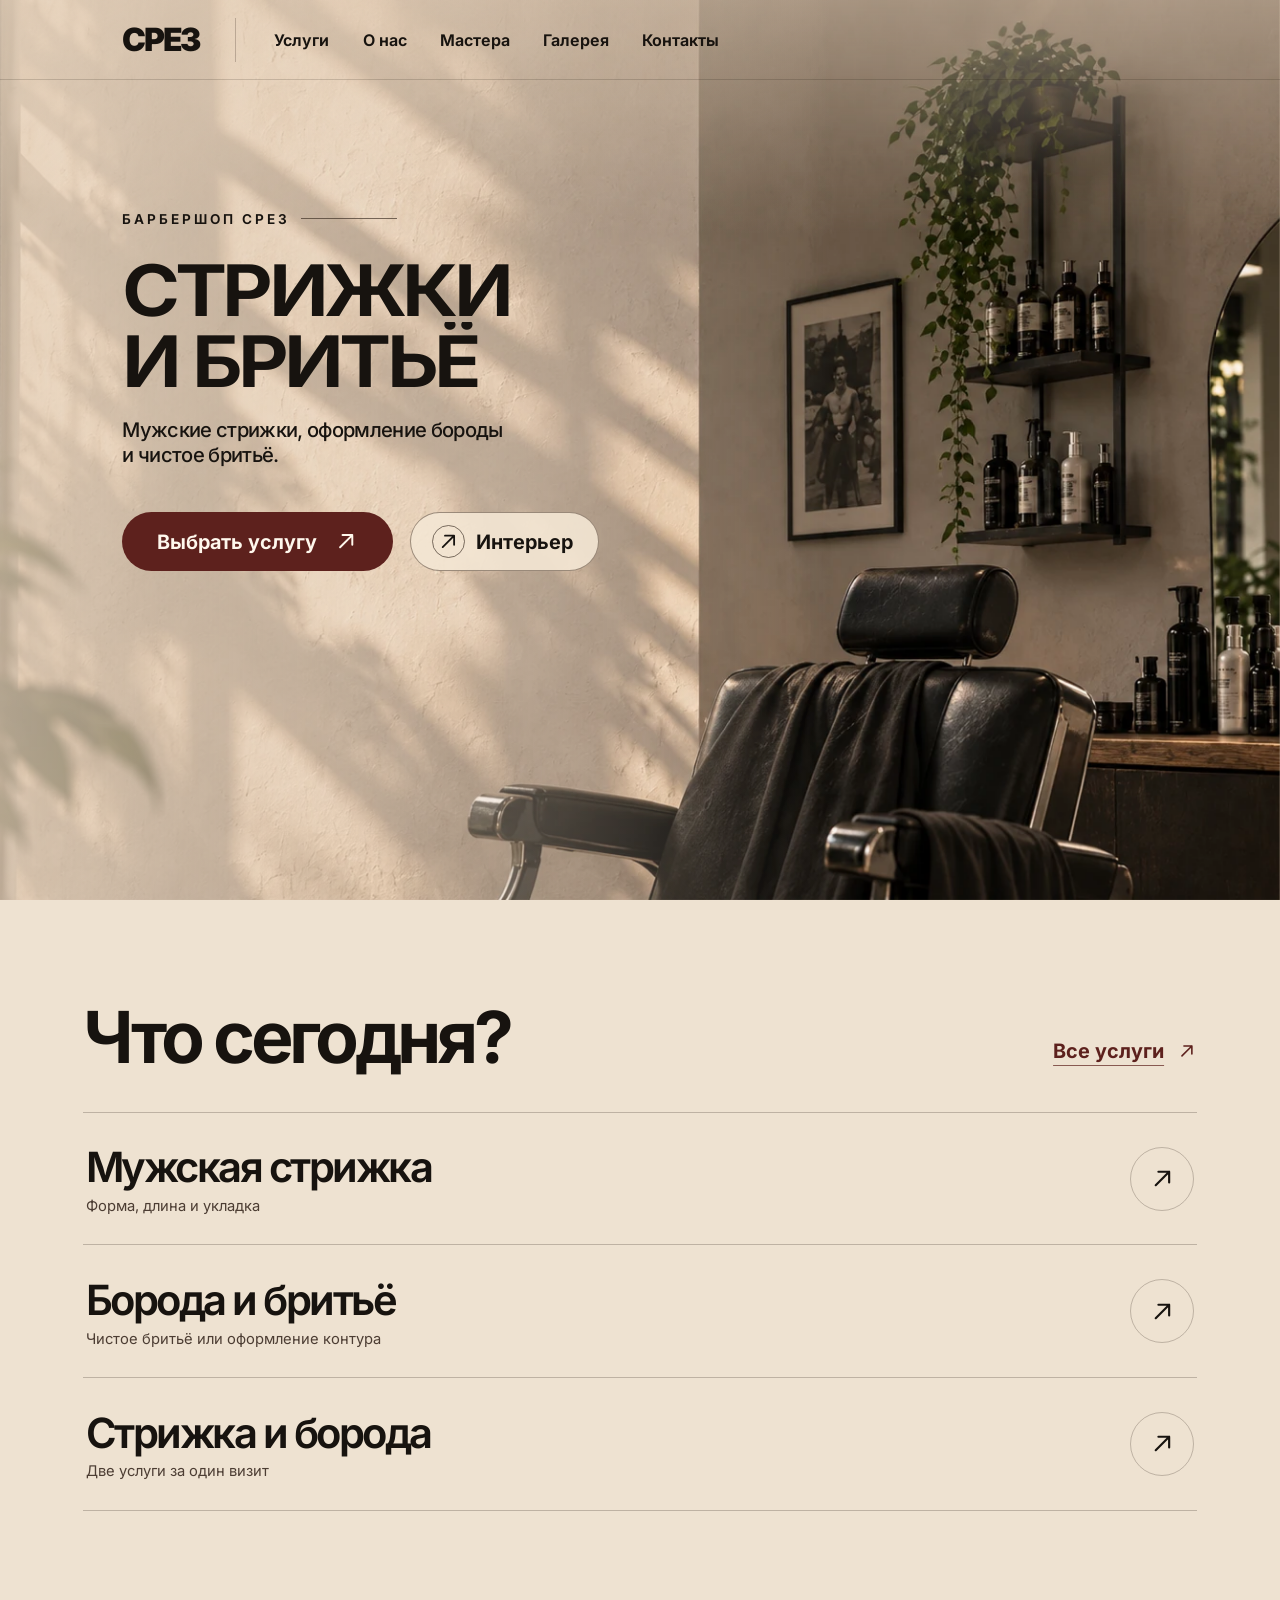
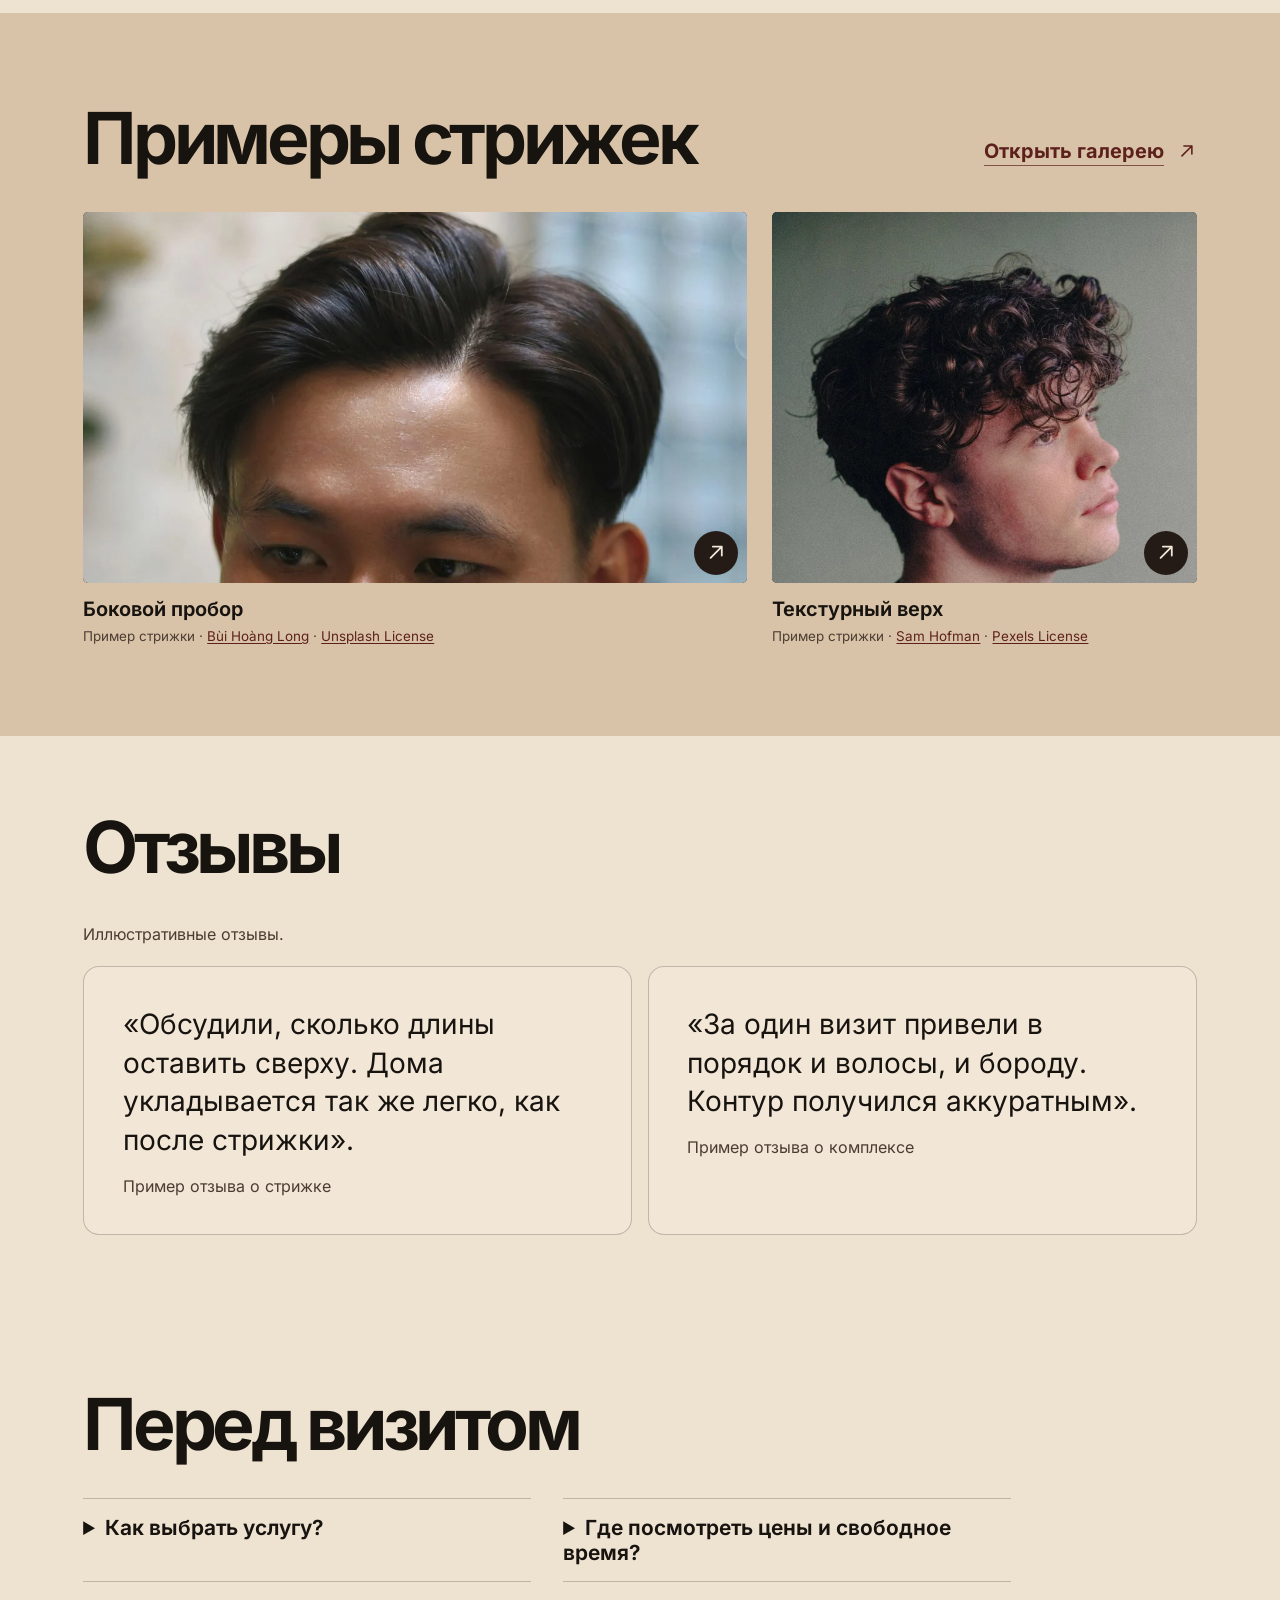
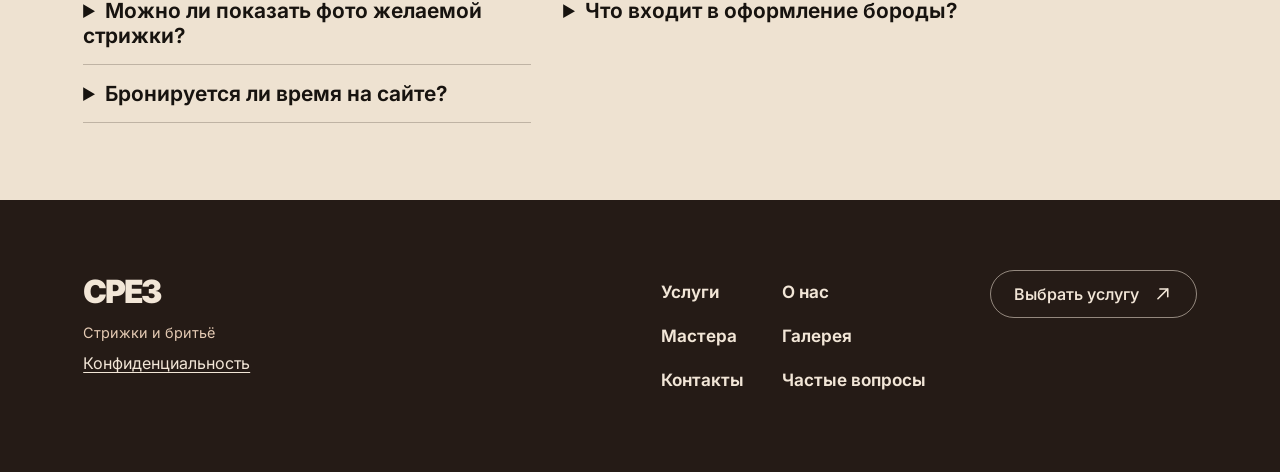
<file: index.html>
<!doctype html>
<html lang="ru">
<head>
  <meta charset="utf-8">
  <meta name="viewport" content="width=device-width, initial-scale=1">
  <meta name="theme-color" content="#d6c3ad">
  <meta name="description" content="СРЕЗ — барбершоп. Выберите стрижку, бритьё или оформление бороды и посмотрите примеры.">
  <script type="application/ld+json">{"@context":"https://schema.org","@type":"WebSite","name":"СРЕЗ","url":"https://rudenko483.github.io/srez-barbershop/","inLanguage":"ru","description":"Барбершоп «СРЕЗ»: стрижки, бритьё и оформление бороды."}</script>
  <title>СРЕЗ — стрижки и бритьё</title>
  <meta property="og:type" content="website">
  <meta property="og:locale" content="ru_RU">
  <meta property="og:site_name" content="СРЕЗ">
  <meta property="og:title" content="СРЕЗ — стрижки и бритьё">
  <meta property="og:description" content="СРЕЗ — барбершоп. Выберите стрижку, бритьё или оформление бороды и посмотрите примеры.">
  <meta property="og:url" content="https://rudenko483.github.io/srez-barbershop/">
  <meta property="og:image" content="https://rudenko483.github.io/srez-barbershop/share-cover.jpg">
  <meta property="og:image:width" content="1200">
  <meta property="og:image:height" content="630">
  <meta property="og:image:alt" content="Концепция интерьера барбершопа «СРЕЗ»">
  <meta name="twitter:card" content="summary_large_image">
  <link rel="icon" href="favicon.svg" type="image/svg+xml">
  <link rel="preload" href="inter-cyrillic.woff2" as="font" type="font/woff2" crossorigin>
  <link rel="stylesheet" href="styles.css?v=52cdd5524f8b">
  <link rel="stylesheet" href="pages.css?v=nav-size-1">
  <link rel="stylesheet" href="expanded.css?v=6c8934401356">
  <link rel="stylesheet" href="checklist.css?v=nav-size-2">
  <script src="checklist.js" defer></script>
  <script src="script.js?v=b8b6ca2ec48f" defer></script>
</head>
<body class="home" data-page="index">
  <a class="skip-link" href="#main">К содержанию</a>

  <main id="main" tabindex="-1">
  <section class="hero" aria-labelledby="hero-title">
    <div class="scene" aria-hidden="true">
      <picture>
        <source media="(max-width: 640px)" srcset="interior-small.webp">
        <img src="interior.webp" alt="" width="1672" height="941" fetchpriority="high">
      </picture>
    </div>
    <header class="header">
    <a class="wordmark" href="index.html" aria-label="СРЕЗ, главная">СРЕЗ</a>
    <nav class="header-nav" aria-label="Основная навигация">
      <a href="services.html">Услуги</a>
      <a href="about.html">О нас</a>
      <a href="team.html">Мастера</a>
      <a href="gallery.html">Галерея</a>
      <a href="contacts.html">Контакты</a>
    </nav>
    <div class="header-actions">

      <button type="button" class="menu-button" data-panel="menu" aria-label="Открыть меню"><span aria-hidden="true"></span></button>
    </div>
  </header>
    <div class="intro">
      <p class="eyebrow enter">Барбершоп СРЕЗ</p>
      <h1 id="hero-title">
        <span class="heading-line"><span class="heading-words"><span class="heading-word">Стрижки</span></span></span>
        <span class="heading-line"><span class="heading-words"><span class="heading-word">и</span> <span class="heading-word">бритьё</span></span></span>
      </h1>
      <p class="description enter">Мужские стрижки, оформление бороды<br class="hero-break"> и чистое бритьё.</p>
      <div class="hero-actions">
        <a class="pill pill-primary" href="booking.html">Выбрать услугу <span class="arrow" aria-hidden="true"><svg class="link-icon" width="18" height="18" viewBox="0 0 20 20" fill="none" stroke="currentColor" stroke-width="1.6" stroke-linecap="round" stroke-linejoin="round" aria-hidden="true" focusable="false"><path d="M5 15 15 5m-8 0h8v8"/></svg></span></a>
        <button type="button" class="interior-button" data-panel="interior"><span class="circle" aria-hidden="true"><svg class="link-icon" width="18" height="18" viewBox="0 0 20 20" fill="none" stroke="currentColor" stroke-width="1.6" stroke-linecap="round" stroke-linejoin="round" aria-hidden="true" focusable="false"><path d="M5 15 15 5m-8 0h8v8"/></svg></span> Интерьер</button>
      </div>
    </div>
  </section>

  <section id="offer" class="section wrap" aria-labelledby="offer-title">
    <div class="section-heading" data-reveal>
      <h2 id="offer-title">Что сегодня?</h2>
      <a class="text-link" href="services.html">Все услуги <span aria-hidden="true"><svg class="link-icon" width="18" height="18" viewBox="0 0 20 20" fill="none" stroke="currentColor" stroke-width="1.6" stroke-linecap="round" stroke-linejoin="round" aria-hidden="true" focusable="false"><path d="M5 15 15 5m-8 0h8v8"/></svg></span></a>
    </div>
    <div class="home-offers">
      <a href="haircut.html" data-reveal="line"><span><strong>Мужская стрижка</strong><small>Форма, длина и укладка</small></span><span class="round-arrow" aria-hidden="true"><svg class="link-icon" width="18" height="18" viewBox="0 0 20 20" fill="none" stroke="currentColor" stroke-width="1.6" stroke-linecap="round" stroke-linejoin="round" aria-hidden="true" focusable="false"><path d="M5 15 15 5m-8 0h8v8"/></svg></span></a>
      <a href="beard.html" data-reveal="line"><span><strong>Борода и бритьё</strong><small>Чистое бритьё или оформление контура</small></span><span class="round-arrow" aria-hidden="true"><svg class="link-icon" width="18" height="18" viewBox="0 0 20 20" fill="none" stroke="currentColor" stroke-width="1.6" stroke-linecap="round" stroke-linejoin="round" aria-hidden="true" focusable="false"><path d="M5 15 15 5m-8 0h8v8"/></svg></span></a>
      <a href="combo.html" data-reveal="line"><span><strong>Стрижка и борода</strong><small>Две услуги за один визит</small></span><span class="round-arrow" aria-hidden="true"><svg class="link-icon" width="18" height="18" viewBox="0 0 20 20" fill="none" stroke="currentColor" stroke-width="1.6" stroke-linecap="round" stroke-linejoin="round" aria-hidden="true" focusable="false"><path d="M5 15 15 5m-8 0h8v8"/></svg></span></a>
    </div>
  </section>

  <section class="studio-teaser" aria-labelledby="studio-title">
    <div class="wrap">
      <div class="section-heading"><h2 id="studio-title">Примеры стрижек</h2><a class="text-link" href="gallery.html">Открыть галерею <span aria-hidden="true"><svg class="link-icon" width="18" height="18" viewBox="0 0 20 20" fill="none" stroke="currentColor" stroke-width="1.6" stroke-linecap="round" stroke-linejoin="round" aria-hidden="true" focusable="false"><path d="M5 15 15 5m-8 0h8v8"/></svg></span></a></div>
      <div class="result-grid result-preview">

    <figure class="result-card" id="result-short" data-label="Боковой пробор">
      <a class="result-image" href="gallery.html#result-short"  aria-label="В галерее: Боковой пробор">
        <img src="result-part-long.webp" alt="Стрижка с боковым пробором и гладкой укладкой набок." width="1100" height="1650" loading="lazy">
        <span aria-hidden="true"><svg class="link-icon" width="18" height="18" viewBox="0 0 20 20" fill="none" stroke="currentColor" stroke-width="1.6" stroke-linecap="round" stroke-linejoin="round" aria-hidden="true" focusable="false"><path d="M5 15 15 5m-8 0h8v8"/></svg></span>
      </a>
      <figcaption>
        <strong>Боковой пробор</strong>
        <span>Пример стрижки · <a href="https://unsplash.com/photos/a-man-with-a-short-haircut-and-a-shirt-on-yHuHAnVMKJs">Bùi Hoàng Long</a> · <a href="https://unsplash.com/license">Unsplash License</a></span>
      </figcaption>
    </figure>

    <figure class="result-card" id="result-texture" data-label="Текстурный верх">
      <a class="result-image" href="gallery.html#result-texture"  aria-label="В галерее: Текстурный верх">
        <img src="result-texture-hofman.webp" alt="Вид сбоку: объёмные кудри сверху и более короткие виски." width="1100" height="1650" loading="lazy">
        <span aria-hidden="true"><svg class="link-icon" width="18" height="18" viewBox="0 0 20 20" fill="none" stroke="currentColor" stroke-width="1.6" stroke-linecap="round" stroke-linejoin="round" aria-hidden="true" focusable="false"><path d="M5 15 15 5m-8 0h8v8"/></svg></span>
      </a>
      <figcaption>
        <strong>Текстурный верх</strong>
        <span>Пример стрижки · <a href="https://www.pexels.com/photo/portrait-of-a-man-19855460/">Sam Hofman</a> · <a href="https://www.pexels.com/license/">Pexels License</a></span>
      </figcaption>
    </figure>
      </div>
    </div>
  </section>

  <section class="section wrap checklist-section reviews" aria-labelledby="reviews-title">
    <div class="section-heading"><h2 id="reviews-title">Отзывы</h2></div>
    <p class="checklist-note">Иллюстративные отзывы.</p>
    <div class="review-grid">
      <figure><blockquote>«Обсудили, сколько длины оставить сверху. Дома укладывается так же легко, как после стрижки».</blockquote><figcaption>Пример отзыва о стрижке</figcaption></figure>
      <figure><blockquote>«За один визит привели в порядок и волосы, и бороду. Контур получился аккуратным».</blockquote><figcaption>Пример отзыва о комплексе</figcaption></figure>
    </div>
  </section>

  <section id="faq" class="section wrap checklist-section" aria-labelledby="faq-title">
    <h2 id="faq-title">Перед визитом</h2>
    <div class="faq-list visit-guide">
      <details><summary>Как выбрать услугу?</summary><p>На странице <a href="services.html">«Услуги»</a> можно сравнить стрижку, бритьё и оформление бороды. Если нужны и стрижка, и борода, выберите <a href="combo.html">комплекс</a>.</p></details>
      <details><summary>Где посмотреть цены и свободное время?</summary><p>Цены и длительность указаны в <a href="services.html">прайсе</a>. На странице <a href="booking.html">выбора услуги</a> можно подобрать удобное время.</p></details>
      <details><summary>Можно ли показать фото желаемой стрижки?</summary><p>Да. Подберите один или два ракурса, чтобы показать длину и форму. Идеи есть в <a href="gallery.html">галерее</a>.</p></details>
      <details><summary>Что входит в оформление бороды?</summary><p>Мастер подравнивает длину и оформляет контур. Если нужно полностью убрать щетину, в <a href="beard.html">описании услуги</a> есть отдельный вариант чистого бритья.</p></details>
      <details><summary>Бронируется ли время на сайте?</summary><p>На сайте можно выбрать услугу и время. Чтобы подтвердить визит, договоритесь с барбершопом напрямую.</p></details>
    </div>
  </section>
</main>

  <footer class="site-footer">
  <div class="wrap footer-grid">
    <div>
      <a class="wordmark" href="index.html" aria-label="СРЕЗ, главная">СРЕЗ</a>
      <p>Стрижки и бритьё</p>
      <a class="footer-privacy" href="privacy.html">Конфиденциальность</a>
    </div>
    <nav aria-label="Навигация в подвале">
      <a href="services.html">Услуги</a>
      <a href="about.html">О нас</a>
      <a href="team.html">Мастера</a>
      <a href="gallery.html">Галерея</a>
      <a href="contacts.html">Контакты</a>
      <a href="index.html#faq">Частые вопросы</a>
    </nav>
    <a class="pill pill-outline" href="booking.html">Выбрать услугу <span class="arrow" aria-hidden="true"><svg class="link-icon" width="18" height="18" viewBox="0 0 20 20" fill="none" stroke="currentColor" stroke-width="1.6" stroke-linecap="round" stroke-linejoin="round" aria-hidden="true" focusable="false"><path d="M5 15 15 5m-8 0h8v8"/></svg></span></a>
  </div>
</footer>

  <a class="pill pill-primary mobile-action" href="booking.html">Выбрать услугу <span class="arrow" aria-hidden="true"><svg class="link-icon" width="18" height="18" viewBox="0 0 20 20" fill="none" stroke="currentColor" stroke-width="1.6" stroke-linecap="round" stroke-linejoin="round" aria-hidden="true" focusable="false"><path d="M5 15 15 5m-8 0h8v8"/></svg></span></a>

  <dialog id="panel" aria-labelledby="panel-title">
  <div class="panel-shell">
    <form method="dialog" class="panel-dismiss">
      <button type="submit" class="close-button" aria-label="Закрыть окно"><span aria-hidden="true"></span></button>
    </form>
    <h2 id="panel-title" tabindex="-1"></h2>
    <div id="panel-content"></div>
  </div>
</dialog>

<template id="menu">
  <nav class="panel-nav" aria-label="Меню сайта">
    <a href="index.html">Главная <span aria-hidden="true"><svg class="link-icon" width="18" height="18" viewBox="0 0 20 20" fill="none" stroke="currentColor" stroke-width="1.6" stroke-linecap="round" stroke-linejoin="round" aria-hidden="true" focusable="false"><path d="M5 15 15 5m-8 0h8v8"/></svg></span></a>
    <a href="services.html">Услуги <span aria-hidden="true"><svg class="link-icon" width="18" height="18" viewBox="0 0 20 20" fill="none" stroke="currentColor" stroke-width="1.6" stroke-linecap="round" stroke-linejoin="round" aria-hidden="true" focusable="false"><path d="M5 15 15 5m-8 0h8v8"/></svg></span></a>
      <a href="about.html">О нас <span aria-hidden="true"><svg class="link-icon" width="18" height="18" viewBox="0 0 20 20" fill="none" stroke="currentColor" stroke-width="1.6" stroke-linecap="round" stroke-linejoin="round" aria-hidden="true" focusable="false"><path d="M5 15 15 5m-8 0h8v8"/></svg></span></a>
      <a href="team.html">Мастера <span aria-hidden="true"><svg class="link-icon" width="18" height="18" viewBox="0 0 20 20" fill="none" stroke="currentColor" stroke-width="1.6" stroke-linecap="round" stroke-linejoin="round" aria-hidden="true" focusable="false"><path d="M5 15 15 5m-8 0h8v8"/></svg></span></a>
      <a href="gallery.html">Галерея <span aria-hidden="true"><svg class="link-icon" width="18" height="18" viewBox="0 0 20 20" fill="none" stroke="currentColor" stroke-width="1.6" stroke-linecap="round" stroke-linejoin="round" aria-hidden="true" focusable="false"><path d="M5 15 15 5m-8 0h8v8"/></svg></span></a>
      <a href="contacts.html">Контакты <span aria-hidden="true"><svg class="link-icon" width="18" height="18" viewBox="0 0 20 20" fill="none" stroke="currentColor" stroke-width="1.6" stroke-linecap="round" stroke-linejoin="round" aria-hidden="true" focusable="false"><path d="M5 15 15 5m-8 0h8v8"/></svg></span></a>
    <a href="booking.html">Выбрать услугу <span aria-hidden="true"><svg class="link-icon" width="18" height="18" viewBox="0 0 20 20" fill="none" stroke="currentColor" stroke-width="1.6" stroke-linecap="round" stroke-linejoin="round" aria-hidden="true" focusable="false"><path d="M5 15 15 5m-8 0h8v8"/></svg></span></a>
  </nav>
</template>
<template id="interior">
  <img class="interior-image" src="interior.webp" width="1672" height="941" alt="Солнечный свет падает на штукатурку рядом с чёрным барберским креслом, полками и арочным зеркалом.">
  <p class="photo-caption">Визуализация интерьера «СРЕЗ».</p>
</template>

</body>
</html>
</file>
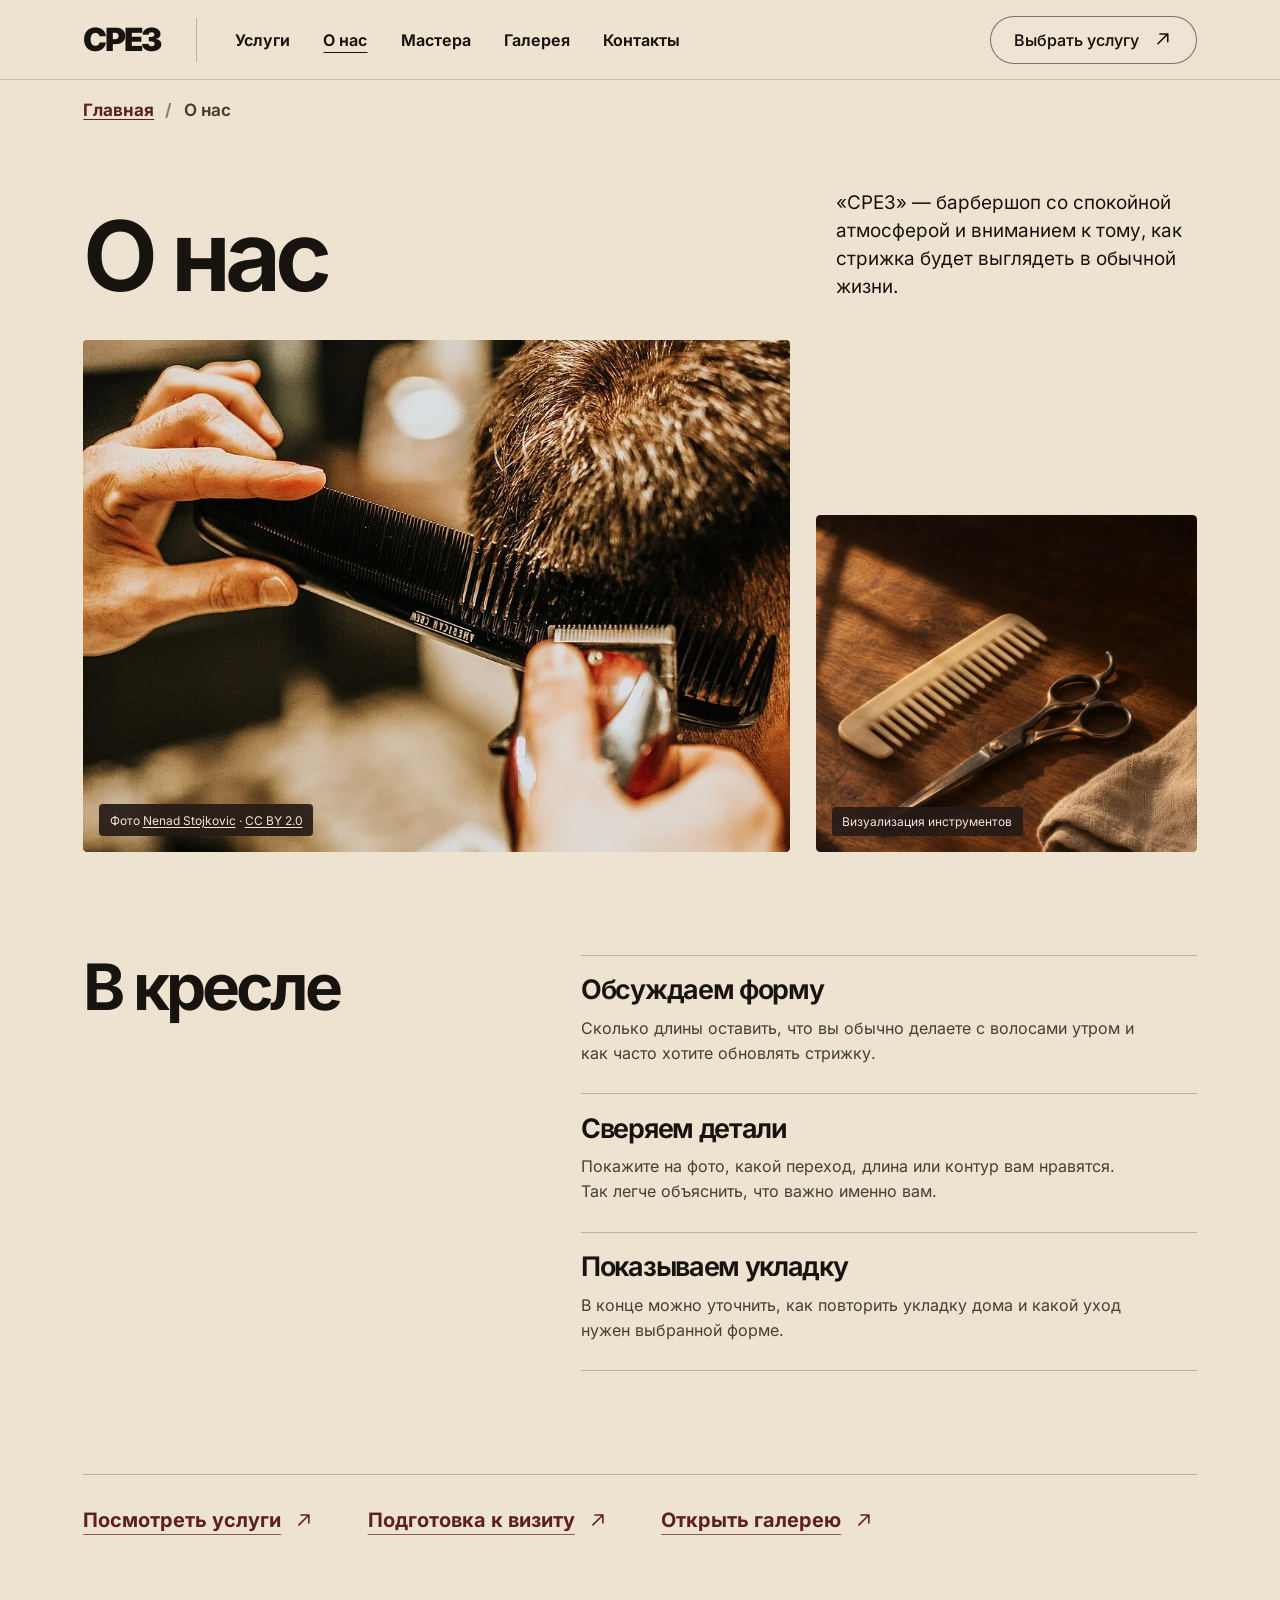
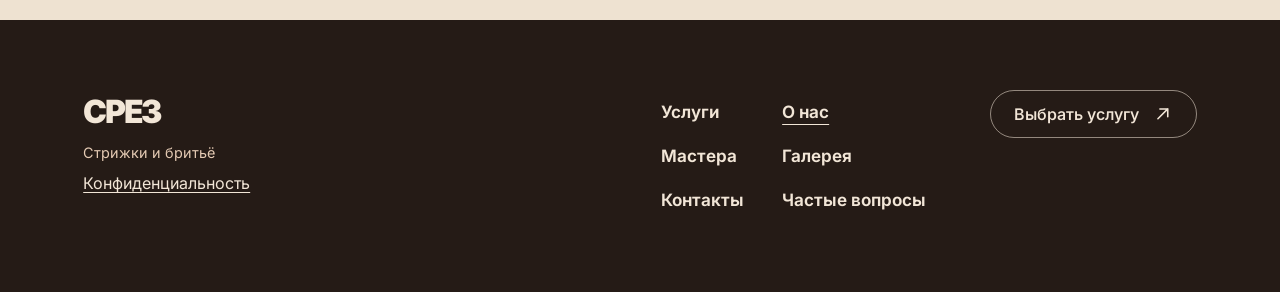
<file: about.html>
<!doctype html>
<html lang="ru">
<head>
  <meta charset="utf-8">
  <meta name="viewport" content="width=device-width, initial-scale=1">
  <meta name="theme-color" content="#eee2d1">
  <meta name="description" content="Знакомство с концепцией и интерьером барбершопа «СРЕЗ».">
  <title>О нас — СРЕЗ</title>
  <meta property="og:type" content="website">
  <meta property="og:locale" content="ru_RU">
  <meta property="og:site_name" content="СРЕЗ">
  <meta property="og:title" content="О нас — СРЕЗ">
  <meta property="og:description" content="Знакомство с концепцией и интерьером барбершопа «СРЕЗ».">
  <meta property="og:url" content="https://rudenko483.github.io/srez-barbershop/about.html">
  <meta property="og:image" content="https://rudenko483.github.io/srez-barbershop/share-cover.jpg">
  <meta property="og:image:width" content="1200">
  <meta property="og:image:height" content="630">
  <meta property="og:image:alt" content="Концепция интерьера барбершопа «СРЕЗ»">
  <meta name="twitter:card" content="summary_large_image">
  <link rel="icon" href="favicon.svg" type="image/svg+xml">
  <link rel="preload" href="inter-cyrillic.woff2" as="font" type="font/woff2" crossorigin>
  <link rel="stylesheet" href="styles.css?v=52cdd5524f8b">
  <link rel="stylesheet" href="pages.css?v=nav-size-1">
  <link rel="stylesheet" href="expanded.css?v=6c8934401356">
  <link rel="stylesheet" href="checklist.css?v=nav-size-1">
  <script src="checklist.js" defer></script>
  <script src="script.js?v=b8b6ca2ec48f" defer></script>
</head>
<body class="inner" data-page="about">
  <a class="skip-link" href="#main">К содержанию</a>
  <header class="header page-header">
    <a class="wordmark" href="index.html" aria-label="СРЕЗ, главная">СРЕЗ</a>
    <nav class="header-nav" aria-label="Основная навигация">
      <a href="services.html">Услуги</a>
      <a href="about.html" aria-current="page">О нас</a>
      <a href="team.html">Мастера</a>
      <a href="gallery.html">Галерея</a>
      <a href="contacts.html">Контакты</a>
    </nav>
    <div class="header-actions">
      <a class="pill pill-outline" href="booking.html">Выбрать услугу <span class="arrow" aria-hidden="true"><svg class="link-icon" width="18" height="18" viewBox="0 0 20 20" fill="none" stroke="currentColor" stroke-width="1.6" stroke-linecap="round" stroke-linejoin="round" aria-hidden="true" focusable="false"><path d="M5 15 15 5m-8 0h8v8"/></svg></span></a>
      <button type="button" class="menu-button" data-panel="menu" aria-label="Открыть меню"><span aria-hidden="true"></span></button>
    </div>
  </header>
  <nav class="wrap breadcrumb" aria-label="Путь к странице">
    <ol><li><a href="index.html">Главная</a></li><li aria-current="page">О нас</li></ol>
  </nav>
  <main id="main" class="wrap" tabindex="-1">
  <section class="page-lead" aria-labelledby="page-title">
    <h1 id="page-title">О нас</h1>
    <p>«СРЕЗ» — барбершоп со спокойной атмосферой и вниманием к тому, как стрижка будет выглядеть в обычной жизни.</p>
  </section>
  <div class="process-photos">
    <figure class="photo process-cut">
      <img src="haircut-nenad.webp" alt="Барбер ведёт машинку вдоль расчёски на затылке." width="960" height="1438" fetchpriority="high">
      <figcaption class="photo-credit">Фото <a href="https://commons.wikimedia.org/wiki/File:Barber_cutting_hair_with_comb._Back_view_of_young_man_in_barber_shop.jpg">Nenad Stojkovic</a> · <a href="https://creativecommons.org/licenses/by/2.0/">CC BY 2.0</a></figcaption>
    </figure>
    <figure class="photo process-tools">
      <img src="tools.webp" alt="Ножницы, расчёска и полотенце на тёмном дереве." width="820" height="1024">
      <figcaption>Визуализация инструментов</figcaption>
    </figure>
  </div>
  <section class="section editorial-grid" aria-labelledby="approach-title">
    <h2 id="approach-title" data-reveal>В кресле</h2>
    <div class="editorial-rows">
      <article data-reveal><h3>Обсуждаем форму</h3><p>Сколько длины оставить, что вы обычно делаете с волосами утром и как часто хотите обновлять стрижку.</p></article>
      <article data-reveal><h3>Сверяем детали</h3><p>Покажите на фото, какой переход, длина или контур вам нравятся. Так легче объяснить, что важно именно вам.</p></article>
      <article data-reveal><h3>Показываем укладку</h3><p>В конце можно уточнить, как повторить укладку дома и какой уход нужен выбранной форме.</p></article>
    </div>
  </section>
  <div class="related" data-reveal>
    <a class="text-link" href="services.html">Посмотреть услуги <span aria-hidden="true"><svg class="link-icon" width="18" height="18" viewBox="0 0 20 20" fill="none" stroke="currentColor" stroke-width="1.6" stroke-linecap="round" stroke-linejoin="round" aria-hidden="true" focusable="false"><path d="M5 15 15 5m-8 0h8v8"/></svg></span></a>
    <a class="text-link" href="team.html#visit">Подготовка к визиту <span aria-hidden="true"><svg class="link-icon" width="18" height="18" viewBox="0 0 20 20" fill="none" stroke="currentColor" stroke-width="1.6" stroke-linecap="round" stroke-linejoin="round" aria-hidden="true" focusable="false"><path d="M5 15 15 5m-8 0h8v8"/></svg></span></a>
    <a class="text-link" href="gallery.html">Открыть галерею <span aria-hidden="true"><svg class="link-icon" width="18" height="18" viewBox="0 0 20 20" fill="none" stroke="currentColor" stroke-width="1.6" stroke-linecap="round" stroke-linejoin="round" aria-hidden="true" focusable="false"><path d="M5 15 15 5m-8 0h8v8"/></svg></span></a>
  </div>
</main>

  <footer class="site-footer">
  <div class="wrap footer-grid">
    <div>
      <a class="wordmark" href="index.html" aria-label="СРЕЗ, главная">СРЕЗ</a>
      <p>Стрижки и бритьё</p>
      <a class="footer-privacy" href="privacy.html">Конфиденциальность</a>
    </div>
    <nav aria-label="Навигация в подвале">
      <a href="services.html">Услуги</a>
      <a href="about.html" aria-current="page">О нас</a>
      <a href="team.html">Мастера</a>
      <a href="gallery.html">Галерея</a>
      <a href="contacts.html">Контакты</a>
      <a href="index.html#faq">Частые вопросы</a>
    </nav>
    <a class="pill pill-outline" href="booking.html">Выбрать услугу <span class="arrow" aria-hidden="true"><svg class="link-icon" width="18" height="18" viewBox="0 0 20 20" fill="none" stroke="currentColor" stroke-width="1.6" stroke-linecap="round" stroke-linejoin="round" aria-hidden="true" focusable="false"><path d="M5 15 15 5m-8 0h8v8"/></svg></span></a>
  </div>
</footer>

  <a class="pill pill-primary mobile-action" href="booking.html">Выбрать услугу <span class="arrow" aria-hidden="true"><svg class="link-icon" width="18" height="18" viewBox="0 0 20 20" fill="none" stroke="currentColor" stroke-width="1.6" stroke-linecap="round" stroke-linejoin="round" aria-hidden="true" focusable="false"><path d="M5 15 15 5m-8 0h8v8"/></svg></span></a>

  <dialog id="panel" aria-labelledby="panel-title">
  <div class="panel-shell">
    <form method="dialog" class="panel-dismiss">
      <button type="submit" class="close-button" aria-label="Закрыть окно"><span aria-hidden="true"></span></button>
    </form>
    <h2 id="panel-title" tabindex="-1"></h2>
    <div id="panel-content"></div>
  </div>
</dialog>

<template id="menu">
  <nav class="panel-nav" aria-label="Меню сайта">
    <a href="index.html">Главная <span aria-hidden="true"><svg class="link-icon" width="18" height="18" viewBox="0 0 20 20" fill="none" stroke="currentColor" stroke-width="1.6" stroke-linecap="round" stroke-linejoin="round" aria-hidden="true" focusable="false"><path d="M5 15 15 5m-8 0h8v8"/></svg></span></a>
    <a href="services.html">Услуги <span aria-hidden="true"><svg class="link-icon" width="18" height="18" viewBox="0 0 20 20" fill="none" stroke="currentColor" stroke-width="1.6" stroke-linecap="round" stroke-linejoin="round" aria-hidden="true" focusable="false"><path d="M5 15 15 5m-8 0h8v8"/></svg></span></a>
      <a href="about.html" aria-current="page">О нас <span aria-hidden="true"><svg class="link-icon" width="18" height="18" viewBox="0 0 20 20" fill="none" stroke="currentColor" stroke-width="1.6" stroke-linecap="round" stroke-linejoin="round" aria-hidden="true" focusable="false"><path d="M5 15 15 5m-8 0h8v8"/></svg></span></a>
      <a href="team.html">Мастера <span aria-hidden="true"><svg class="link-icon" width="18" height="18" viewBox="0 0 20 20" fill="none" stroke="currentColor" stroke-width="1.6" stroke-linecap="round" stroke-linejoin="round" aria-hidden="true" focusable="false"><path d="M5 15 15 5m-8 0h8v8"/></svg></span></a>
      <a href="gallery.html">Галерея <span aria-hidden="true"><svg class="link-icon" width="18" height="18" viewBox="0 0 20 20" fill="none" stroke="currentColor" stroke-width="1.6" stroke-linecap="round" stroke-linejoin="round" aria-hidden="true" focusable="false"><path d="M5 15 15 5m-8 0h8v8"/></svg></span></a>
      <a href="contacts.html">Контакты <span aria-hidden="true"><svg class="link-icon" width="18" height="18" viewBox="0 0 20 20" fill="none" stroke="currentColor" stroke-width="1.6" stroke-linecap="round" stroke-linejoin="round" aria-hidden="true" focusable="false"><path d="M5 15 15 5m-8 0h8v8"/></svg></span></a>
    <a href="booking.html">Выбрать услугу <span aria-hidden="true"><svg class="link-icon" width="18" height="18" viewBox="0 0 20 20" fill="none" stroke="currentColor" stroke-width="1.6" stroke-linecap="round" stroke-linejoin="round" aria-hidden="true" focusable="false"><path d="M5 15 15 5m-8 0h8v8"/></svg></span></a>
  </nav>
</template>
<template id="interior">
  <img class="interior-image" src="interior.webp" width="1672" height="941" alt="Солнечный свет падает на штукатурку рядом с чёрным барберским креслом, полками и арочным зеркалом.">
  <p class="photo-caption">Визуализация интерьера «СРЕЗ».</p>
</template>

</body>
</html>
</file>
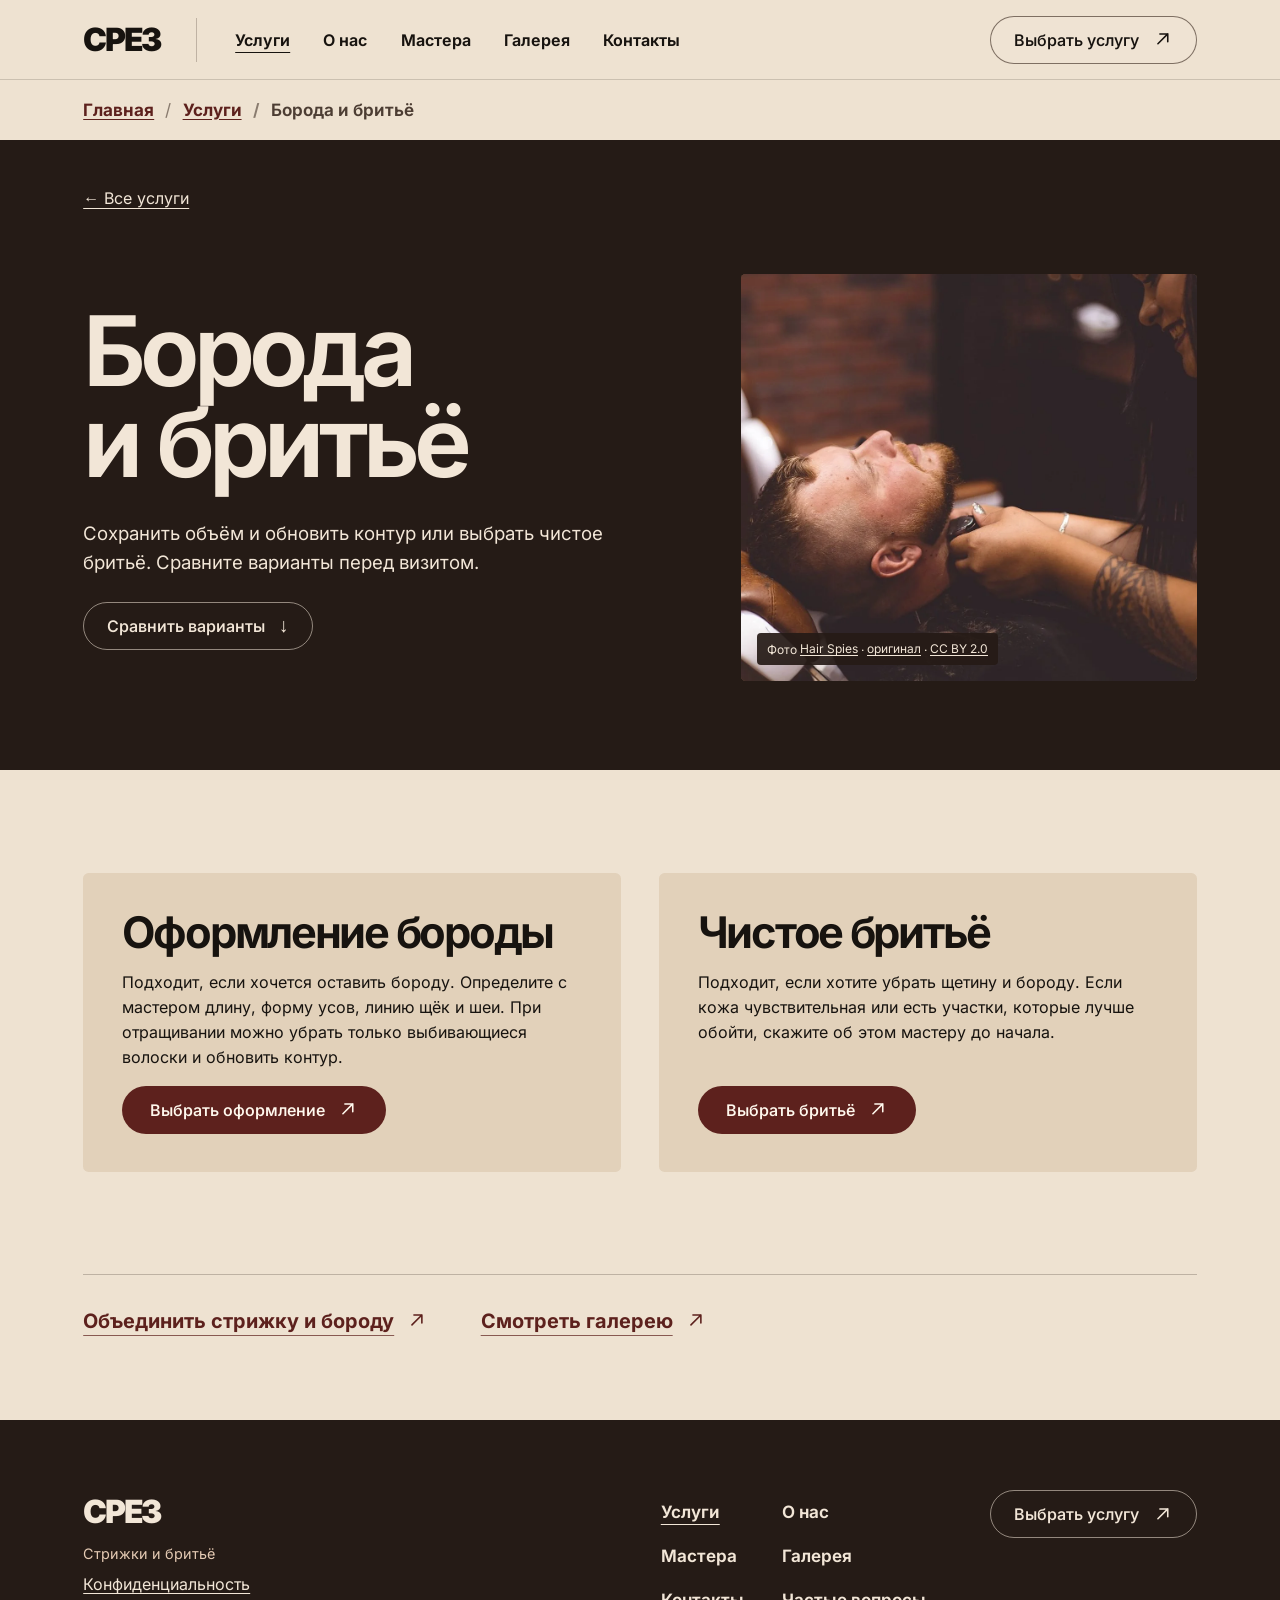
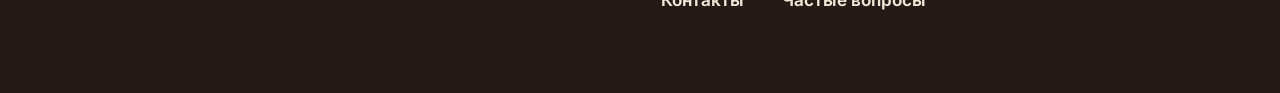
<file: beard.html>
<!doctype html>
<html lang="ru">
<head>
  <meta charset="utf-8">
  <meta name="viewport" content="width=device-width, initial-scale=1">
  <meta name="theme-color" content="#eee2d1">
  <meta name="description" content="Оформление бороды и чистое бритьё. Как выбрать подходящую услугу.">
  <title>Борода и бритьё — СРЕЗ</title>
  <meta property="og:type" content="website">
  <meta property="og:locale" content="ru_RU">
  <meta property="og:site_name" content="СРЕЗ">
  <meta property="og:title" content="Борода и бритьё — СРЕЗ">
  <meta property="og:description" content="Оформление бороды и чистое бритьё. Как выбрать подходящую услугу.">
  <meta property="og:url" content="https://rudenko483.github.io/srez-barbershop/beard.html">
  <meta property="og:image" content="https://rudenko483.github.io/srez-barbershop/share-cover.jpg">
  <meta property="og:image:width" content="1200">
  <meta property="og:image:height" content="630">
  <meta property="og:image:alt" content="Концепция интерьера барбершопа «СРЕЗ»">
  <meta name="twitter:card" content="summary_large_image">
  <link rel="icon" href="favicon.svg" type="image/svg+xml">
  <link rel="preload" href="inter-cyrillic.woff2" as="font" type="font/woff2" crossorigin>
  <link rel="stylesheet" href="styles.css?v=52cdd5524f8b">
  <link rel="stylesheet" href="pages.css?v=nav-size-1">
  <link rel="stylesheet" href="expanded.css?v=6c8934401356">
  <link rel="stylesheet" href="checklist.css?v=nav-size-1">
  <script src="checklist.js" defer></script>
  <script src="script.js?v=b8b6ca2ec48f" defer></script>
</head>
<body class="inner" data-page="beard">
  <a class="skip-link" href="#main">К содержанию</a>
  <header class="header page-header">
    <a class="wordmark" href="index.html" aria-label="СРЕЗ, главная">СРЕЗ</a>
    <nav class="header-nav" aria-label="Основная навигация">
      <a href="services.html" aria-current="location">Услуги</a>
      <a href="about.html">О нас</a>
      <a href="team.html">Мастера</a>
      <a href="gallery.html">Галерея</a>
      <a href="contacts.html">Контакты</a>
    </nav>
    <div class="header-actions">
      <a class="pill pill-outline" href="booking.html">Выбрать услугу <span class="arrow" aria-hidden="true"><svg class="link-icon" width="18" height="18" viewBox="0 0 20 20" fill="none" stroke="currentColor" stroke-width="1.6" stroke-linecap="round" stroke-linejoin="round" aria-hidden="true" focusable="false"><path d="M5 15 15 5m-8 0h8v8"/></svg></span></a>
      <button type="button" class="menu-button" data-panel="menu" aria-label="Открыть меню"><span aria-hidden="true"></span></button>
    </div>
  </header>
  <nav class="wrap breadcrumb" aria-label="Путь к странице">
    <ol><li><a href="index.html">Главная</a></li><li><a href="services.html">Услуги</a></li><li aria-current="page">Борода и бритьё</li></ol>
  </nav>
  <main id="main" tabindex="-1">
  <section class="beard-lead" aria-labelledby="page-title">
    <div class="wrap">
      <a class="back-link" href="services.html">← Все услуги</a>
      <div class="detail-lead">
        <div class="detail-copy">
          <h1 id="page-title">Борода<br>и бритьё</h1>
          <p>Сохранить объём и обновить контур или выбрать чистое бритьё. Сравните варианты перед визитом.</p>
          <a class="pill pill-outline" href="#trim">Сравнить варианты <span class="arrow" aria-hidden="true">↓</span></a>
        </div>
        <figure class="photo detail-photo beard-photo">
          <img src="beard-trim.webp" alt="Мастер подравнивает бороду триммером у клиента в кресле." width="1080" height="1080" fetchpriority="high">
          <figcaption class="photo-credit">Фото <a href="https://hairspies.com/">Hair Spies</a> · <a href="https://commons.wikimedia.org/wiki/File:Beard_trimming_(51211203860).jpg">оригинал</a> · <a href="https://creativecommons.org/licenses/by/2.0/">CC BY 2.0</a></figcaption>
        </figure>
      </div>
    </div>
  </section>
  <section class="wrap section choice-grid" aria-label="Бритьё и оформление бороды">
    <article class="choice-card" id="trim" data-reveal="side">
      <h2>Оформление бороды</h2>
      <p>Подходит, если хочется оставить бороду. Определите с мастером длину, форму усов, линию щёк и шеи. При отращивании можно убрать только выбивающиеся волоски и обновить контур.</p>
      <a class="pill pill-primary" href="booking.html?service=beard">Выбрать оформление <span class="arrow" aria-hidden="true"><svg class="link-icon" width="18" height="18" viewBox="0 0 20 20" fill="none" stroke="currentColor" stroke-width="1.6" stroke-linecap="round" stroke-linejoin="round" aria-hidden="true" focusable="false"><path d="M5 15 15 5m-8 0h8v8"/></svg></span></a>
    </article>
    <article class="choice-card" id="shaving" data-reveal="side">
      <h2>Чистое бритьё</h2>
      <p>Подходит, если хотите убрать щетину и бороду. Если кожа чувствительная или есть участки, которые лучше обойти, скажите об этом мастеру до начала.</p>
      <a class="pill pill-primary" href="booking.html?service=shave">Выбрать бритьё <span class="arrow" aria-hidden="true"><svg class="link-icon" width="18" height="18" viewBox="0 0 20 20" fill="none" stroke="currentColor" stroke-width="1.6" stroke-linecap="round" stroke-linejoin="round" aria-hidden="true" focusable="false"><path d="M5 15 15 5m-8 0h8v8"/></svg></span></a>
    </article>
  </section>
  <div class="wrap related" data-reveal="line">
    <a class="text-link" href="combo.html">Объединить стрижку и бороду <span aria-hidden="true"><svg class="link-icon" width="18" height="18" viewBox="0 0 20 20" fill="none" stroke="currentColor" stroke-width="1.6" stroke-linecap="round" stroke-linejoin="round" aria-hidden="true" focusable="false"><path d="M5 15 15 5m-8 0h8v8"/></svg></span></a>
    <a class="text-link" href="gallery.html">Смотреть галерею <span aria-hidden="true"><svg class="link-icon" width="18" height="18" viewBox="0 0 20 20" fill="none" stroke="currentColor" stroke-width="1.6" stroke-linecap="round" stroke-linejoin="round" aria-hidden="true" focusable="false"><path d="M5 15 15 5m-8 0h8v8"/></svg></span></a>
  </div>
</main>

  <footer class="site-footer">
  <div class="wrap footer-grid">
    <div>
      <a class="wordmark" href="index.html" aria-label="СРЕЗ, главная">СРЕЗ</a>
      <p>Стрижки и бритьё</p>
      <a class="footer-privacy" href="privacy.html">Конфиденциальность</a>
    </div>
    <nav aria-label="Навигация в подвале">
      <a href="services.html" aria-current="location">Услуги</a>
      <a href="about.html">О нас</a>
      <a href="team.html">Мастера</a>
      <a href="gallery.html">Галерея</a>
      <a href="contacts.html">Контакты</a>
      <a href="index.html#faq">Частые вопросы</a>
    </nav>
    <a class="pill pill-outline" href="booking.html">Выбрать услугу <span class="arrow" aria-hidden="true"><svg class="link-icon" width="18" height="18" viewBox="0 0 20 20" fill="none" stroke="currentColor" stroke-width="1.6" stroke-linecap="round" stroke-linejoin="round" aria-hidden="true" focusable="false"><path d="M5 15 15 5m-8 0h8v8"/></svg></span></a>
  </div>
</footer>

  <a class="pill pill-primary mobile-action" href="booking.html">Выбрать услугу <span class="arrow" aria-hidden="true"><svg class="link-icon" width="18" height="18" viewBox="0 0 20 20" fill="none" stroke="currentColor" stroke-width="1.6" stroke-linecap="round" stroke-linejoin="round" aria-hidden="true" focusable="false"><path d="M5 15 15 5m-8 0h8v8"/></svg></span></a>

  <dialog id="panel" aria-labelledby="panel-title">
  <div class="panel-shell">
    <form method="dialog" class="panel-dismiss">
      <button type="submit" class="close-button" aria-label="Закрыть окно"><span aria-hidden="true"></span></button>
    </form>
    <h2 id="panel-title" tabindex="-1"></h2>
    <div id="panel-content"></div>
  </div>
</dialog>

<template id="menu">
  <nav class="panel-nav" aria-label="Меню сайта">
    <a href="index.html">Главная <span aria-hidden="true"><svg class="link-icon" width="18" height="18" viewBox="0 0 20 20" fill="none" stroke="currentColor" stroke-width="1.6" stroke-linecap="round" stroke-linejoin="round" aria-hidden="true" focusable="false"><path d="M5 15 15 5m-8 0h8v8"/></svg></span></a>
    <a href="services.html" aria-current="location">Услуги <span aria-hidden="true"><svg class="link-icon" width="18" height="18" viewBox="0 0 20 20" fill="none" stroke="currentColor" stroke-width="1.6" stroke-linecap="round" stroke-linejoin="round" aria-hidden="true" focusable="false"><path d="M5 15 15 5m-8 0h8v8"/></svg></span></a>
      <a href="about.html">О нас <span aria-hidden="true"><svg class="link-icon" width="18" height="18" viewBox="0 0 20 20" fill="none" stroke="currentColor" stroke-width="1.6" stroke-linecap="round" stroke-linejoin="round" aria-hidden="true" focusable="false"><path d="M5 15 15 5m-8 0h8v8"/></svg></span></a>
      <a href="team.html">Мастера <span aria-hidden="true"><svg class="link-icon" width="18" height="18" viewBox="0 0 20 20" fill="none" stroke="currentColor" stroke-width="1.6" stroke-linecap="round" stroke-linejoin="round" aria-hidden="true" focusable="false"><path d="M5 15 15 5m-8 0h8v8"/></svg></span></a>
      <a href="gallery.html">Галерея <span aria-hidden="true"><svg class="link-icon" width="18" height="18" viewBox="0 0 20 20" fill="none" stroke="currentColor" stroke-width="1.6" stroke-linecap="round" stroke-linejoin="round" aria-hidden="true" focusable="false"><path d="M5 15 15 5m-8 0h8v8"/></svg></span></a>
      <a href="contacts.html">Контакты <span aria-hidden="true"><svg class="link-icon" width="18" height="18" viewBox="0 0 20 20" fill="none" stroke="currentColor" stroke-width="1.6" stroke-linecap="round" stroke-linejoin="round" aria-hidden="true" focusable="false"><path d="M5 15 15 5m-8 0h8v8"/></svg></span></a>
    <a href="booking.html">Выбрать услугу <span aria-hidden="true"><svg class="link-icon" width="18" height="18" viewBox="0 0 20 20" fill="none" stroke="currentColor" stroke-width="1.6" stroke-linecap="round" stroke-linejoin="round" aria-hidden="true" focusable="false"><path d="M5 15 15 5m-8 0h8v8"/></svg></span></a>
  </nav>
</template>
<template id="interior">
  <img class="interior-image" src="interior.webp" width="1672" height="941" alt="Солнечный свет падает на штукатурку рядом с чёрным барберским креслом, полками и арочным зеркалом.">
  <p class="photo-caption">Визуализация интерьера «СРЕЗ».</p>
</template>

</body>
</html>
</file>
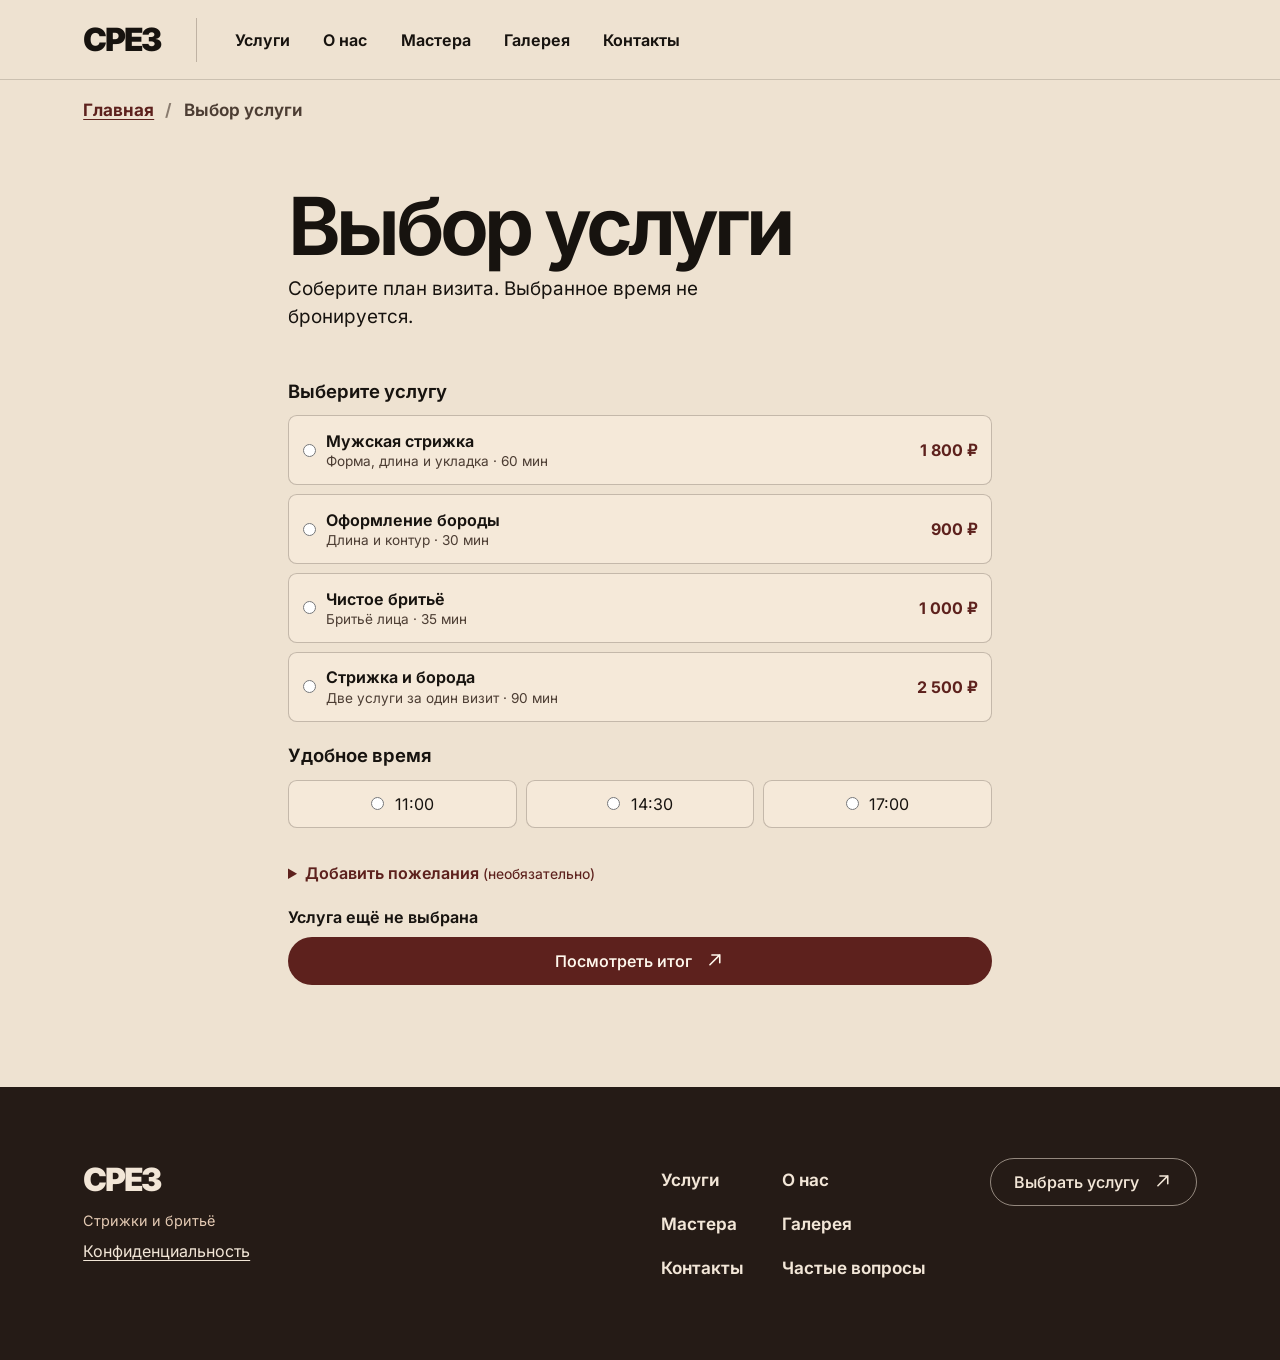
<file: booking.html>
<!doctype html>
<html lang="ru">
<head>
  <meta charset="utf-8">
  <meta name="viewport" content="width=device-width, initial-scale=1">
  <meta name="theme-color" content="#eee2d1">
  <meta name="description" content="Услуги, цены, длительность и план визита.">
  <meta name="robots" content="noindex">
  <title>Запись — СРЕЗ</title>
  <meta property="og:type" content="website">
  <meta property="og:locale" content="ru_RU">
  <meta property="og:site_name" content="СРЕЗ">
  <meta property="og:title" content="Запись — СРЕЗ">
  <meta property="og:description" content="Услуги, цены, длительность и план визита.">
  <meta property="og:url" content="https://rudenko483.github.io/srez-barbershop/booking.html">
  <meta property="og:image" content="https://rudenko483.github.io/srez-barbershop/share-cover.jpg">
  <meta property="og:image:width" content="1200">
  <meta property="og:image:height" content="630">
  <meta property="og:image:alt" content="Концепция интерьера барбершопа «СРЕЗ»">
  <meta name="twitter:card" content="summary_large_image">
  <link rel="icon" href="favicon.svg" type="image/svg+xml">
  <link rel="preload" href="inter-cyrillic.woff2" as="font" type="font/woff2" crossorigin>
  <link rel="stylesheet" href="styles.css?v=52cdd5524f8b">
  <link rel="stylesheet" href="pages.css?v=nav-size-1">
  <link rel="stylesheet" href="expanded.css?v=6c8934401356">
  <link rel="stylesheet" href="checklist.css?v=nav-size-1">
  <script src="checklist.js" defer></script>
  <link rel="stylesheet" href="receipt.css">
  <script src="receipt.js" data-theme="srez" defer></script>
  <script src="script.js?v=visit4" defer></script>
  <link rel="stylesheet" href="booking.css">
</head>
<body class="inner" data-page="booking">
  <a class="skip-link" href="#main">К содержанию</a>
  <header class="header page-header">
    <a class="wordmark" href="index.html" aria-label="СРЕЗ, главная">СРЕЗ</a>
    <nav class="header-nav" aria-label="Основная навигация">
      <a href="services.html">Услуги</a>
      <a href="about.html">О нас</a>
      <a href="team.html">Мастера</a>
      <a href="gallery.html">Галерея</a>
      <a href="contacts.html">Контакты</a>
    </nav>
    <div class="header-actions">

      <button type="button" class="menu-button" data-panel="menu" aria-label="Открыть меню"><span aria-hidden="true"></span></button>
    </div>
  </header>
  <nav class="wrap breadcrumb" aria-label="Путь к странице">
    <ol><li><a href="index.html">Главная</a></li><li aria-current="page">Выбор услуги</li></ol>
  </nav>
  <main id="main" class="wrap" tabindex="-1">
  <section class="page-lead" aria-labelledby="page-title">
    <h1 id="page-title">Выбор услуги</h1>
    <p id="booking-note">Соберите план визита. Выбранное время не бронируется.</p>
  </section>
  <div class="booking-grid">
    <div class="booking-workspace">
      <noscript><p>Для выбора услуги включите JavaScript. <a href="services.html">Вернуться к услугам</a>.</p></noscript>
      <form id="booking-form" aria-describedby="booking-note" hidden>
        <fieldset>
          <legend>Выберите услугу</legend>
          <label><input type="radio" name="service" value="haircut" required><span><strong>Мужская стрижка</strong><small>Форма, длина и укладка · 60 мин</small></span><b class="visit-price">1 800 ₽</b></label>
          <label><input type="radio" name="service" value="beard"><span><strong>Оформление бороды</strong><small>Длина и контур · 30 мин</small></span><b class="visit-price">900 ₽</b></label>
          <label><input type="radio" name="service" value="shave"><span><strong>Чистое бритьё</strong><small>Бритьё лица · 35 мин</small></span><b class="visit-price">1 000 ₽</b></label>
          <label><input type="radio" name="service" value="combo"><span><strong>Стрижка и борода</strong><small>Две услуги за один визит · 90 мин</small></span><b class="visit-price">2 500 ₽</b></label>
        </fieldset>
        <fieldset class="visit-time">
          <legend>Удобное время</legend>
          <label><input type="radio" name="time" value="11:00" required><span>11:00</span></label>
          <label><input type="radio" name="time" value="14:30"><span>14:30</span></label>
          <label><input type="radio" name="time" value="17:00"><span>17:00</span></label>
        </fieldset>
        <details class="booking-notes">
          <summary>Добавить пожелания <span>(необязательно)</span></summary>
          <label class="notes-label" for="visit-notes">Пожелания к форме</label>
          <textarea id="visit-notes" name="notes" rows="2" maxlength="240" autocomplete="off" placeholder="Например, сохранить длину сверху"></textarea>
        </details>
        <div class="booking-actions">
          <p role="status" id="booking-selected"></p>
          <button type="submit" class="pill pill-primary">Посмотреть итог <span class="arrow" aria-hidden="true"><svg class="link-icon" width="18" height="18" viewBox="0 0 20 20" fill="none" stroke="currentColor" stroke-width="1.6" stroke-linecap="round" stroke-linejoin="round" aria-hidden="true" focusable="false"><path d="M5 15 15 5m-8 0h8v8"/></svg></span></button>
        </div>
      </form>
      <section id="booking-summary" aria-labelledby="booking-choice" hidden>
        <svg class="success-check" width="40" height="40" viewBox="0 0 24 24" fill="none" stroke="currentColor" stroke-width="1.8" stroke-linecap="round" stroke-linejoin="round" aria-hidden="true" focusable="false"><circle cx="12" cy="12" r="9"/><path d="m8.5 12 2.3 2.3 4.7-4.7"/></svg>
        <h2 id="booking-choice" tabindex="-1">Ваш выбор</h2>
        <p class="summary-service"></p>
        <p class="summary-notes"></p>
        <p class="booking-summary-note">Время не забронировано.</p>
        <button type="button" class="text-link" data-edit-booking>← Изменить выбор</button>
        <a class="text-link" href="index.html">На главную <span aria-hidden="true"><svg class="link-icon" width="18" height="18" viewBox="0 0 20 20" fill="none" stroke="currentColor" stroke-width="1.6" stroke-linecap="round" stroke-linejoin="round" aria-hidden="true" focusable="false"><path d="M5 15 15 5m-8 0h8v8"/></svg></span></a>
      </section>
    </div>
  </div>
</main>

  <footer class="site-footer">
  <div class="wrap footer-grid">
    <div>
      <a class="wordmark" href="index.html" aria-label="СРЕЗ, главная">СРЕЗ</a>
      <p>Стрижки и бритьё</p>
      <a class="footer-privacy" href="privacy.html">Конфиденциальность</a>
    </div>
    <nav aria-label="Навигация в подвале">
      <a href="services.html">Услуги</a>
      <a href="about.html">О нас</a>
      <a href="team.html">Мастера</a>
      <a href="gallery.html">Галерея</a>
      <a href="contacts.html">Контакты</a>
      <a href="index.html#faq">Частые вопросы</a>
    </nav>
    <a class="pill pill-outline" href="booking.html">Выбрать услугу <span class="arrow" aria-hidden="true"><svg class="link-icon" width="18" height="18" viewBox="0 0 20 20" fill="none" stroke="currentColor" stroke-width="1.6" stroke-linecap="round" stroke-linejoin="round" aria-hidden="true" focusable="false"><path d="M5 15 15 5m-8 0h8v8"/></svg></span></a>
  </div>
</footer>

  <dialog id="panel" aria-labelledby="panel-title">
  <div class="panel-shell">
    <form method="dialog" class="panel-dismiss">
      <button type="submit" class="close-button" aria-label="Закрыть окно"><span aria-hidden="true"></span></button>
    </form>
    <h2 id="panel-title" tabindex="-1"></h2>
    <div id="panel-content"></div>
  </div>
</dialog>

<template id="menu">
  <nav class="panel-nav" aria-label="Меню сайта">
    <a href="index.html">Главная <span aria-hidden="true"><svg class="link-icon" width="18" height="18" viewBox="0 0 20 20" fill="none" stroke="currentColor" stroke-width="1.6" stroke-linecap="round" stroke-linejoin="round" aria-hidden="true" focusable="false"><path d="M5 15 15 5m-8 0h8v8"/></svg></span></a>
    <a href="services.html">Услуги <span aria-hidden="true"><svg class="link-icon" width="18" height="18" viewBox="0 0 20 20" fill="none" stroke="currentColor" stroke-width="1.6" stroke-linecap="round" stroke-linejoin="round" aria-hidden="true" focusable="false"><path d="M5 15 15 5m-8 0h8v8"/></svg></span></a>
      <a href="about.html">О нас <span aria-hidden="true"><svg class="link-icon" width="18" height="18" viewBox="0 0 20 20" fill="none" stroke="currentColor" stroke-width="1.6" stroke-linecap="round" stroke-linejoin="round" aria-hidden="true" focusable="false"><path d="M5 15 15 5m-8 0h8v8"/></svg></span></a>
      <a href="team.html">Мастера <span aria-hidden="true"><svg class="link-icon" width="18" height="18" viewBox="0 0 20 20" fill="none" stroke="currentColor" stroke-width="1.6" stroke-linecap="round" stroke-linejoin="round" aria-hidden="true" focusable="false"><path d="M5 15 15 5m-8 0h8v8"/></svg></span></a>
      <a href="gallery.html">Галерея <span aria-hidden="true"><svg class="link-icon" width="18" height="18" viewBox="0 0 20 20" fill="none" stroke="currentColor" stroke-width="1.6" stroke-linecap="round" stroke-linejoin="round" aria-hidden="true" focusable="false"><path d="M5 15 15 5m-8 0h8v8"/></svg></span></a>
      <a href="contacts.html">Контакты <span aria-hidden="true"><svg class="link-icon" width="18" height="18" viewBox="0 0 20 20" fill="none" stroke="currentColor" stroke-width="1.6" stroke-linecap="round" stroke-linejoin="round" aria-hidden="true" focusable="false"><path d="M5 15 15 5m-8 0h8v8"/></svg></span></a>
    <a href="booking.html">Выбрать услугу <span aria-hidden="true"><svg class="link-icon" width="18" height="18" viewBox="0 0 20 20" fill="none" stroke="currentColor" stroke-width="1.6" stroke-linecap="round" stroke-linejoin="round" aria-hidden="true" focusable="false"><path d="M5 15 15 5m-8 0h8v8"/></svg></span></a>
  </nav>
</template>
<template id="interior">
  <img class="interior-image" src="interior.webp" width="1672" height="941" alt="Солнечный свет падает на штукатурку рядом с чёрным барберским креслом, полками и арочным зеркалом.">
  <p class="photo-caption">Визуализация интерьера «СРЕЗ».</p>
</template>

</body>
</html>
</file>
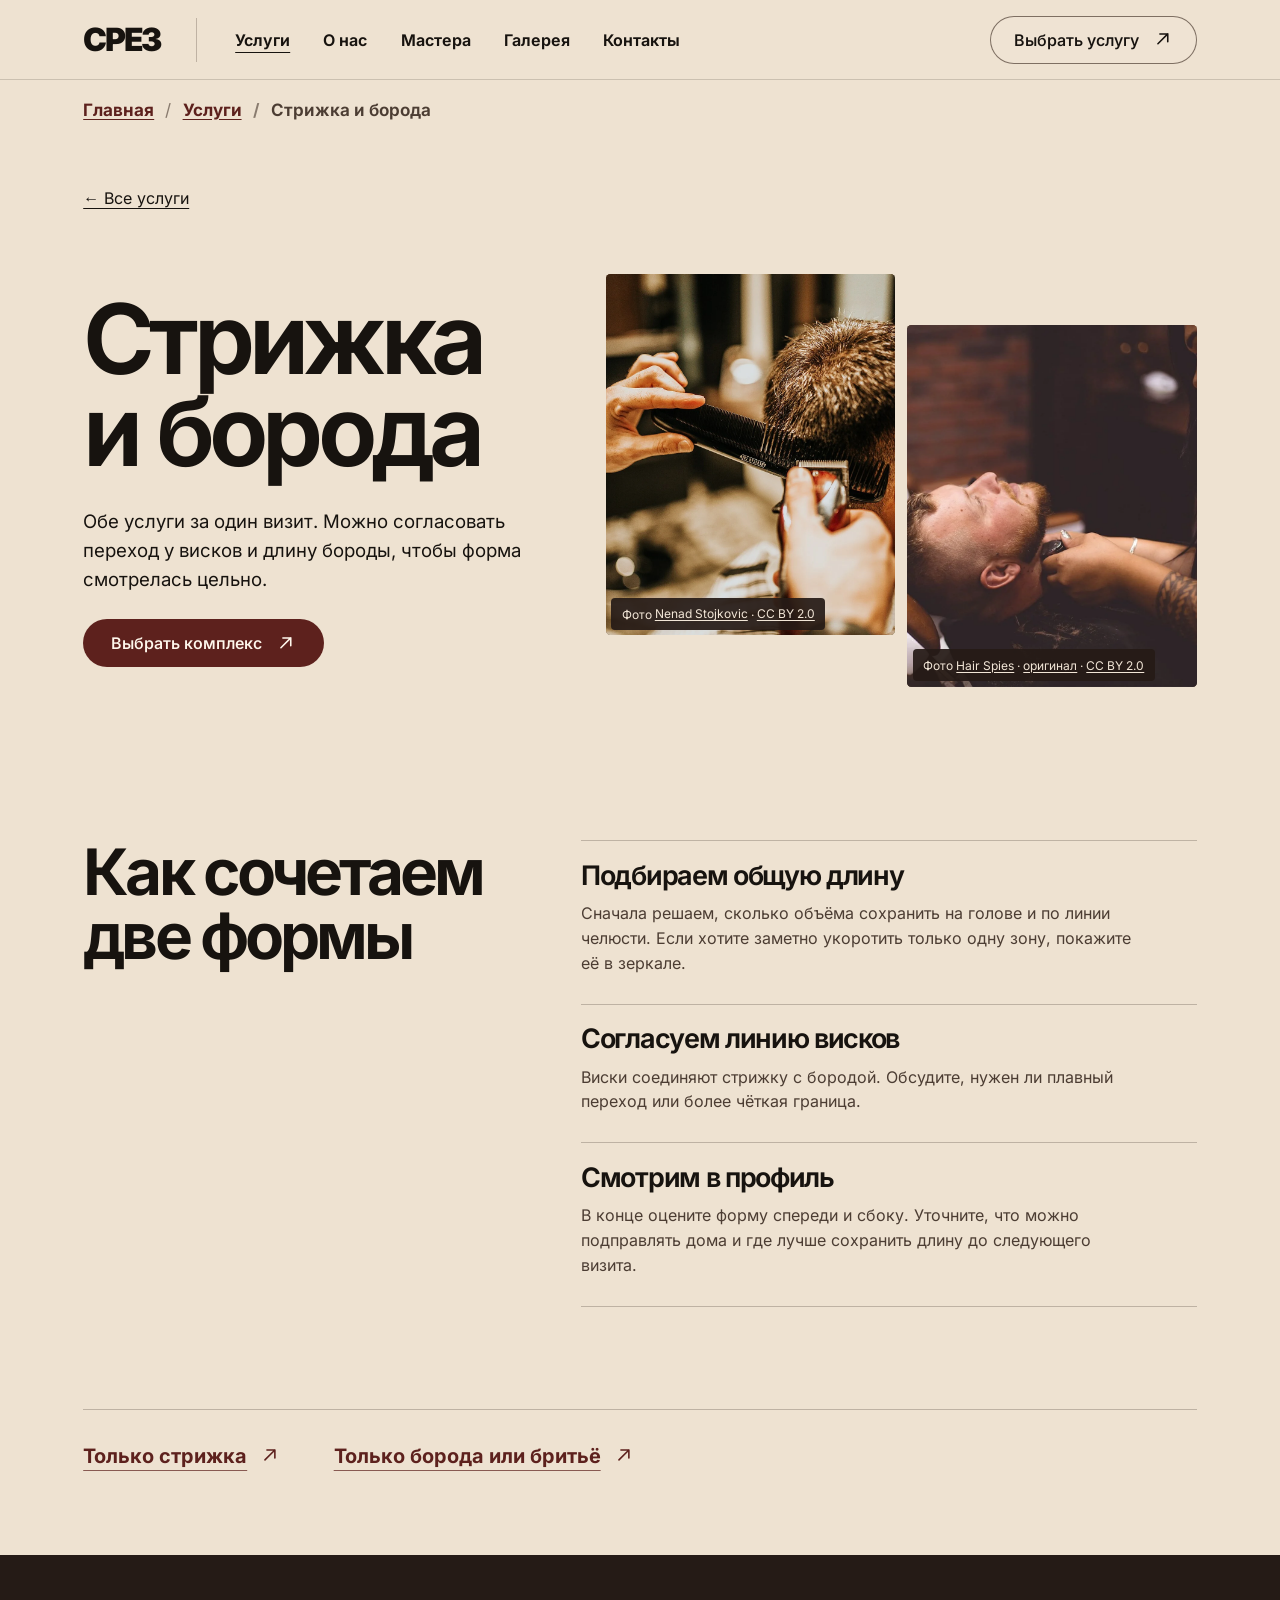
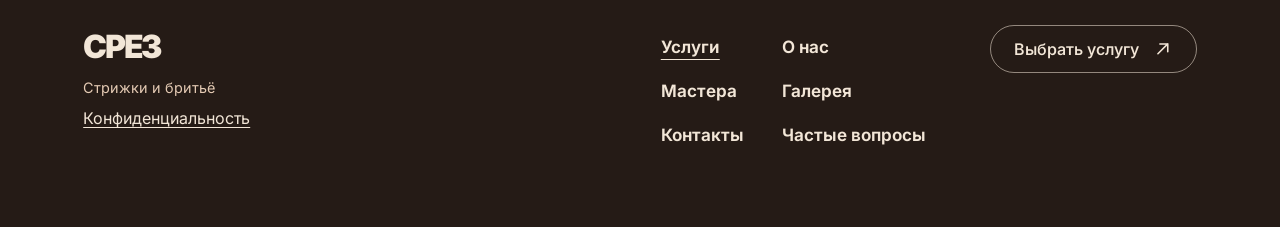
<file: combo.html>
<!doctype html>
<html lang="ru">
<head>
  <meta charset="utf-8">
  <meta name="viewport" content="width=device-width, initial-scale=1">
  <meta name="theme-color" content="#eee2d1">
  <meta name="description" content="Стрижка и оформление бороды за один визит.">
  <title>Стрижка и борода — СРЕЗ</title>
  <meta property="og:type" content="website">
  <meta property="og:locale" content="ru_RU">
  <meta property="og:site_name" content="СРЕЗ">
  <meta property="og:title" content="Стрижка и борода — СРЕЗ">
  <meta property="og:description" content="Стрижка и оформление бороды за один визит.">
  <meta property="og:url" content="https://rudenko483.github.io/srez-barbershop/combo.html">
  <meta property="og:image" content="https://rudenko483.github.io/srez-barbershop/share-cover.jpg">
  <meta property="og:image:width" content="1200">
  <meta property="og:image:height" content="630">
  <meta property="og:image:alt" content="Концепция интерьера барбершопа «СРЕЗ»">
  <meta name="twitter:card" content="summary_large_image">
  <link rel="icon" href="favicon.svg" type="image/svg+xml">
  <link rel="preload" href="inter-cyrillic.woff2" as="font" type="font/woff2" crossorigin>
  <link rel="stylesheet" href="styles.css?v=52cdd5524f8b">
  <link rel="stylesheet" href="pages.css?v=nav-size-1">
  <link rel="stylesheet" href="expanded.css?v=6c8934401356">
  <link rel="stylesheet" href="checklist.css?v=nav-size-1">
  <script src="checklist.js" defer></script>
  <script src="script.js?v=b8b6ca2ec48f" defer></script>
</head>
<body class="inner" data-page="combo">
  <a class="skip-link" href="#main">К содержанию</a>
  <header class="header page-header">
    <a class="wordmark" href="index.html" aria-label="СРЕЗ, главная">СРЕЗ</a>
    <nav class="header-nav" aria-label="Основная навигация">
      <a href="services.html" aria-current="location">Услуги</a>
      <a href="about.html">О нас</a>
      <a href="team.html">Мастера</a>
      <a href="gallery.html">Галерея</a>
      <a href="contacts.html">Контакты</a>
    </nav>
    <div class="header-actions">
      <a class="pill pill-outline" href="booking.html">Выбрать услугу <span class="arrow" aria-hidden="true"><svg class="link-icon" width="18" height="18" viewBox="0 0 20 20" fill="none" stroke="currentColor" stroke-width="1.6" stroke-linecap="round" stroke-linejoin="round" aria-hidden="true" focusable="false"><path d="M5 15 15 5m-8 0h8v8"/></svg></span></a>
      <button type="button" class="menu-button" data-panel="menu" aria-label="Открыть меню"><span aria-hidden="true"></span></button>
    </div>
  </header>
  <nav class="wrap breadcrumb" aria-label="Путь к странице">
    <ol><li><a href="index.html">Главная</a></li><li><a href="services.html">Услуги</a></li><li aria-current="page">Стрижка и борода</li></ol>
  </nav>
  <main id="main" class="wrap" tabindex="-1">
  <a class="back-link" href="services.html">← Все услуги</a>
  <section class="combo-lead" aria-labelledby="page-title">
    <div class="detail-copy">
      <h1 id="page-title">Стрижка<br>и борода</h1>
      <p>Обе услуги за один визит. Можно согласовать переход у висков и длину бороды, чтобы форма смотрелась цельно.</p>
      <a class="pill pill-primary" href="booking.html?service=combo">Выбрать комплекс <span class="arrow" aria-hidden="true"><svg class="link-icon" width="18" height="18" viewBox="0 0 20 20" fill="none" stroke="currentColor" stroke-width="1.6" stroke-linecap="round" stroke-linejoin="round" aria-hidden="true" focusable="false"><path d="M5 15 15 5m-8 0h8v8"/></svg></span></a>
    </div>
    <div class="combo-images">
      <figure class="photo combo-hair">
        <img src="haircut-nenad.webp" alt="Барбер работает расчёской и машинкой." width="960" height="1438">
        <figcaption class="photo-credit">Фото <a href="https://commons.wikimedia.org/wiki/File:Barber_cutting_hair_with_comb._Back_view_of_young_man_in_barber_shop.jpg">Nenad Stojkovic</a> · <a href="https://creativecommons.org/licenses/by/2.0/">CC BY 2.0</a></figcaption>
      </figure>
      <figure class="photo combo-beard">
        <img src="beard-trim.webp" alt="Мастер оформляет бороду триммером." width="1080" height="1080">
        <figcaption class="photo-credit">Фото <a href="https://hairspies.com/">Hair Spies</a> · <a href="https://commons.wikimedia.org/wiki/File:Beard_trimming_(51211203860).jpg">оригинал</a> · <a href="https://creativecommons.org/licenses/by/2.0/">CC BY 2.0</a></figcaption>
      </figure>
    </div>
  </section>
  <section class="section editorial-grid" aria-labelledby="combo-process">
    <h2 id="combo-process" data-reveal="side">Как сочетаем<br>две формы</h2>
    <div class="editorial-rows">
      <article data-reveal="line"><h3>Подбираем общую длину</h3><p>Сначала решаем, сколько объёма сохранить на голове и по линии челюсти. Если хотите заметно укоротить только одну зону, покажите её в зеркале.</p></article>
      <article data-reveal="line"><h3>Согласуем линию висков</h3><p>Виски соединяют стрижку с бородой. Обсудите, нужен ли плавный переход или более чёткая граница.</p></article>
      <article data-reveal="line"><h3>Смотрим в профиль</h3><p>В конце оцените форму спереди и сбоку. Уточните, что можно подправлять дома и где лучше сохранить длину до следующего визита.</p></article>
    </div>
  </section>
  <div class="related" data-reveal="line">
    <a class="text-link" href="haircut.html">Только стрижка <span aria-hidden="true"><svg class="link-icon" width="18" height="18" viewBox="0 0 20 20" fill="none" stroke="currentColor" stroke-width="1.6" stroke-linecap="round" stroke-linejoin="round" aria-hidden="true" focusable="false"><path d="M5 15 15 5m-8 0h8v8"/></svg></span></a>
    <a class="text-link" href="beard.html">Только борода или бритьё <span aria-hidden="true"><svg class="link-icon" width="18" height="18" viewBox="0 0 20 20" fill="none" stroke="currentColor" stroke-width="1.6" stroke-linecap="round" stroke-linejoin="round" aria-hidden="true" focusable="false"><path d="M5 15 15 5m-8 0h8v8"/></svg></span></a>
  </div>
</main>

  <footer class="site-footer">
  <div class="wrap footer-grid">
    <div>
      <a class="wordmark" href="index.html" aria-label="СРЕЗ, главная">СРЕЗ</a>
      <p>Стрижки и бритьё</p>
      <a class="footer-privacy" href="privacy.html">Конфиденциальность</a>
    </div>
    <nav aria-label="Навигация в подвале">
      <a href="services.html" aria-current="location">Услуги</a>
      <a href="about.html">О нас</a>
      <a href="team.html">Мастера</a>
      <a href="gallery.html">Галерея</a>
      <a href="contacts.html">Контакты</a>
      <a href="index.html#faq">Частые вопросы</a>
    </nav>
    <a class="pill pill-outline" href="booking.html">Выбрать услугу <span class="arrow" aria-hidden="true"><svg class="link-icon" width="18" height="18" viewBox="0 0 20 20" fill="none" stroke="currentColor" stroke-width="1.6" stroke-linecap="round" stroke-linejoin="round" aria-hidden="true" focusable="false"><path d="M5 15 15 5m-8 0h8v8"/></svg></span></a>
  </div>
</footer>

  <a class="pill pill-primary mobile-action" href="booking.html">Выбрать услугу <span class="arrow" aria-hidden="true"><svg class="link-icon" width="18" height="18" viewBox="0 0 20 20" fill="none" stroke="currentColor" stroke-width="1.6" stroke-linecap="round" stroke-linejoin="round" aria-hidden="true" focusable="false"><path d="M5 15 15 5m-8 0h8v8"/></svg></span></a>

  <dialog id="panel" aria-labelledby="panel-title">
  <div class="panel-shell">
    <form method="dialog" class="panel-dismiss">
      <button type="submit" class="close-button" aria-label="Закрыть окно"><span aria-hidden="true"></span></button>
    </form>
    <h2 id="panel-title" tabindex="-1"></h2>
    <div id="panel-content"></div>
  </div>
</dialog>

<template id="menu">
  <nav class="panel-nav" aria-label="Меню сайта">
    <a href="index.html">Главная <span aria-hidden="true"><svg class="link-icon" width="18" height="18" viewBox="0 0 20 20" fill="none" stroke="currentColor" stroke-width="1.6" stroke-linecap="round" stroke-linejoin="round" aria-hidden="true" focusable="false"><path d="M5 15 15 5m-8 0h8v8"/></svg></span></a>
    <a href="services.html" aria-current="location">Услуги <span aria-hidden="true"><svg class="link-icon" width="18" height="18" viewBox="0 0 20 20" fill="none" stroke="currentColor" stroke-width="1.6" stroke-linecap="round" stroke-linejoin="round" aria-hidden="true" focusable="false"><path d="M5 15 15 5m-8 0h8v8"/></svg></span></a>
      <a href="about.html">О нас <span aria-hidden="true"><svg class="link-icon" width="18" height="18" viewBox="0 0 20 20" fill="none" stroke="currentColor" stroke-width="1.6" stroke-linecap="round" stroke-linejoin="round" aria-hidden="true" focusable="false"><path d="M5 15 15 5m-8 0h8v8"/></svg></span></a>
      <a href="team.html">Мастера <span aria-hidden="true"><svg class="link-icon" width="18" height="18" viewBox="0 0 20 20" fill="none" stroke="currentColor" stroke-width="1.6" stroke-linecap="round" stroke-linejoin="round" aria-hidden="true" focusable="false"><path d="M5 15 15 5m-8 0h8v8"/></svg></span></a>
      <a href="gallery.html">Галерея <span aria-hidden="true"><svg class="link-icon" width="18" height="18" viewBox="0 0 20 20" fill="none" stroke="currentColor" stroke-width="1.6" stroke-linecap="round" stroke-linejoin="round" aria-hidden="true" focusable="false"><path d="M5 15 15 5m-8 0h8v8"/></svg></span></a>
      <a href="contacts.html">Контакты <span aria-hidden="true"><svg class="link-icon" width="18" height="18" viewBox="0 0 20 20" fill="none" stroke="currentColor" stroke-width="1.6" stroke-linecap="round" stroke-linejoin="round" aria-hidden="true" focusable="false"><path d="M5 15 15 5m-8 0h8v8"/></svg></span></a>
    <a href="booking.html">Выбрать услугу <span aria-hidden="true"><svg class="link-icon" width="18" height="18" viewBox="0 0 20 20" fill="none" stroke="currentColor" stroke-width="1.6" stroke-linecap="round" stroke-linejoin="round" aria-hidden="true" focusable="false"><path d="M5 15 15 5m-8 0h8v8"/></svg></span></a>
  </nav>
</template>
<template id="interior">
  <img class="interior-image" src="interior.webp" width="1672" height="941" alt="Солнечный свет падает на штукатурку рядом с чёрным барберским креслом, полками и арочным зеркалом.">
  <p class="photo-caption">Визуализация интерьера «СРЕЗ».</p>
</template>

</body>
</html>
</file>
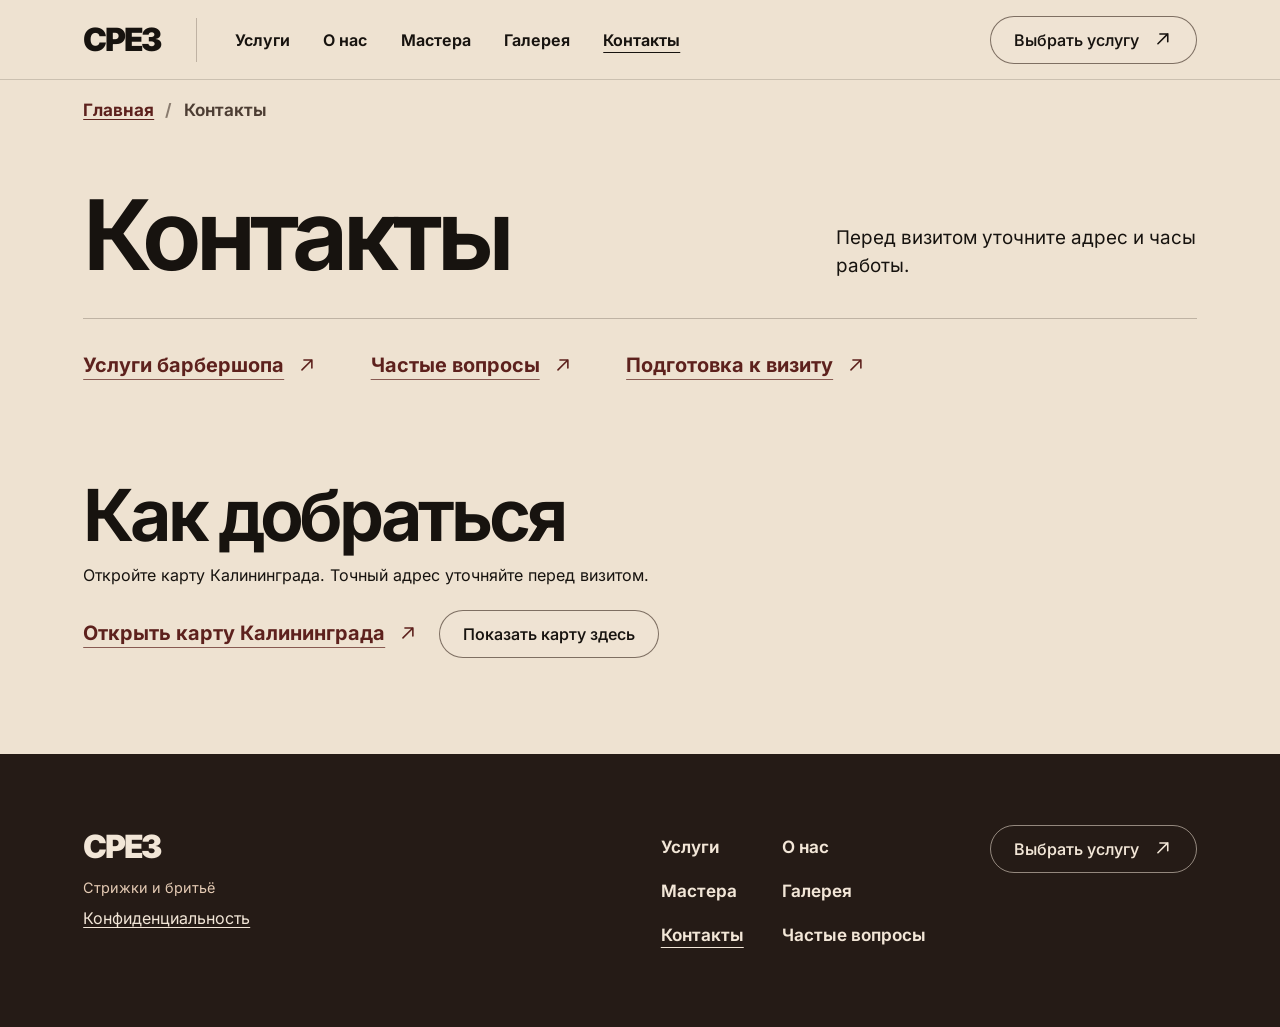
<file: contacts.html>
<!doctype html>
<html lang="ru">
<head>
  <meta charset="utf-8">
  <meta name="viewport" content="width=device-width, initial-scale=1">
  <meta name="theme-color" content="#eee2d1">
  <meta name="description" content="Информация о визите и записи в барбершоп «СРЕЗ».">
  <title>Контакты — СРЕЗ</title>
  <meta property="og:type" content="website">
  <meta property="og:locale" content="ru_RU">
  <meta property="og:site_name" content="СРЕЗ">
  <meta property="og:title" content="Контакты — СРЕЗ">
  <meta property="og:description" content="Информация о визите и записи в барбершоп «СРЕЗ».">
  <meta property="og:url" content="https://rudenko483.github.io/srez-barbershop/contacts.html">
  <meta property="og:image" content="https://rudenko483.github.io/srez-barbershop/share-cover.jpg">
  <meta property="og:image:width" content="1200">
  <meta property="og:image:height" content="630">
  <meta property="og:image:alt" content="Концепция интерьера барбершопа «СРЕЗ»">
  <meta name="twitter:card" content="summary_large_image">
  <link rel="icon" href="favicon.svg" type="image/svg+xml">
  <link rel="preload" href="inter-cyrillic.woff2" as="font" type="font/woff2" crossorigin>
  <link rel="stylesheet" href="styles.css?v=52cdd5524f8b">
  <link rel="stylesheet" href="pages.css?v=nav-size-1">
  <link rel="stylesheet" href="expanded.css?v=6c8934401356">
  <link rel="stylesheet" href="checklist.css?v=nav-size-1">
  <script src="checklist.js" defer></script>
  <script src="script.js?v=b8b6ca2ec48f" defer></script>
</head>
<body class="inner" data-page="contacts">
  <a class="skip-link" href="#main">К содержанию</a>
  <header class="header page-header">
    <a class="wordmark" href="index.html" aria-label="СРЕЗ, главная">СРЕЗ</a>
    <nav class="header-nav" aria-label="Основная навигация">
      <a href="services.html">Услуги</a>
      <a href="about.html">О нас</a>
      <a href="team.html">Мастера</a>
      <a href="gallery.html">Галерея</a>
      <a href="contacts.html" aria-current="page">Контакты</a>
    </nav>
    <div class="header-actions">
      <a class="pill pill-outline" href="booking.html">Выбрать услугу <span class="arrow" aria-hidden="true"><svg class="link-icon" width="18" height="18" viewBox="0 0 20 20" fill="none" stroke="currentColor" stroke-width="1.6" stroke-linecap="round" stroke-linejoin="round" aria-hidden="true" focusable="false"><path d="M5 15 15 5m-8 0h8v8"/></svg></span></a>
      <button type="button" class="menu-button" data-panel="menu" aria-label="Открыть меню"><span aria-hidden="true"></span></button>
    </div>
  </header>
  <nav class="wrap breadcrumb" aria-label="Путь к странице">
    <ol><li><a href="index.html">Главная</a></li><li aria-current="page">Контакты</li></ol>
  </nav>
  <main id="main" class="wrap" tabindex="-1">
  <section class="page-lead" aria-labelledby="page-title">
    <h1 id="page-title">Контакты</h1>
    <p>Перед визитом уточните адрес и часы работы.</p>
  </section>
  <div class="related" data-reveal>
    <a class="text-link" href="services.html">Услуги барбершопа <span aria-hidden="true"><svg class="link-icon" width="18" height="18" viewBox="0 0 20 20" fill="none" stroke="currentColor" stroke-width="1.6" stroke-linecap="round" stroke-linejoin="round" aria-hidden="true" focusable="false"><path d="M5 15 15 5m-8 0h8v8"/></svg></span></a>
    <a class="text-link" href="index.html#faq">Частые вопросы <span aria-hidden="true"><svg class="link-icon" width="18" height="18" viewBox="0 0 20 20" fill="none" stroke="currentColor" stroke-width="1.6" stroke-linecap="round" stroke-linejoin="round" aria-hidden="true" focusable="false"><path d="M5 15 15 5m-8 0h8v8"/></svg></span></a>
    <a class="text-link" href="team.html#visit">Подготовка к визиту <span aria-hidden="true"><svg class="link-icon" width="18" height="18" viewBox="0 0 20 20" fill="none" stroke="currentColor" stroke-width="1.6" stroke-linecap="round" stroke-linejoin="round" aria-hidden="true" focusable="false"><path d="M5 15 15 5m-8 0h8v8"/></svg></span></a>
  </div>

  <section class="contact-map" aria-labelledby="map-title">
    <h2 id="map-title">Как добраться</h2>
    <p>Откройте карту Калининграда. Точный адрес уточняйте перед визитом.</p>
    <a class="text-link" href="https://www.openstreetmap.org/#map=13/54.7104/20.4522">Открыть карту Калининграда <span aria-hidden="true"><svg class="link-icon" width="18" height="18" viewBox="0 0 20 20" fill="none" stroke="currentColor" stroke-width="1.6" stroke-linecap="round" stroke-linejoin="round" aria-hidden="true" focusable="false"><path d="M5 15 15 5m-8 0h8v8"/></svg></span></a>
    <button class="pill pill-outline" type="button" data-show-map hidden>Показать карту здесь</button>
  </section>
</main>

  <footer class="site-footer">
  <div class="wrap footer-grid">
    <div>
      <a class="wordmark" href="index.html" aria-label="СРЕЗ, главная">СРЕЗ</a>
      <p>Стрижки и бритьё</p>
      <a class="footer-privacy" href="privacy.html">Конфиденциальность</a>
    </div>
    <nav aria-label="Навигация в подвале">
      <a href="services.html">Услуги</a>
      <a href="about.html">О нас</a>
      <a href="team.html">Мастера</a>
      <a href="gallery.html">Галерея</a>
      <a href="contacts.html" aria-current="page">Контакты</a>
      <a href="index.html#faq">Частые вопросы</a>
    </nav>
    <a class="pill pill-outline" href="booking.html">Выбрать услугу <span class="arrow" aria-hidden="true"><svg class="link-icon" width="18" height="18" viewBox="0 0 20 20" fill="none" stroke="currentColor" stroke-width="1.6" stroke-linecap="round" stroke-linejoin="round" aria-hidden="true" focusable="false"><path d="M5 15 15 5m-8 0h8v8"/></svg></span></a>
  </div>
</footer>

  <a class="pill pill-primary mobile-action" href="booking.html">Выбрать услугу <span class="arrow" aria-hidden="true"><svg class="link-icon" width="18" height="18" viewBox="0 0 20 20" fill="none" stroke="currentColor" stroke-width="1.6" stroke-linecap="round" stroke-linejoin="round" aria-hidden="true" focusable="false"><path d="M5 15 15 5m-8 0h8v8"/></svg></span></a>

  <dialog id="panel" aria-labelledby="panel-title">
  <div class="panel-shell">
    <form method="dialog" class="panel-dismiss">
      <button type="submit" class="close-button" aria-label="Закрыть окно"><span aria-hidden="true"></span></button>
    </form>
    <h2 id="panel-title" tabindex="-1"></h2>
    <div id="panel-content"></div>
  </div>
</dialog>

<template id="menu">
  <nav class="panel-nav" aria-label="Меню сайта">
    <a href="index.html">Главная <span aria-hidden="true"><svg class="link-icon" width="18" height="18" viewBox="0 0 20 20" fill="none" stroke="currentColor" stroke-width="1.6" stroke-linecap="round" stroke-linejoin="round" aria-hidden="true" focusable="false"><path d="M5 15 15 5m-8 0h8v8"/></svg></span></a>
    <a href="services.html">Услуги <span aria-hidden="true"><svg class="link-icon" width="18" height="18" viewBox="0 0 20 20" fill="none" stroke="currentColor" stroke-width="1.6" stroke-linecap="round" stroke-linejoin="round" aria-hidden="true" focusable="false"><path d="M5 15 15 5m-8 0h8v8"/></svg></span></a>
      <a href="about.html">О нас <span aria-hidden="true"><svg class="link-icon" width="18" height="18" viewBox="0 0 20 20" fill="none" stroke="currentColor" stroke-width="1.6" stroke-linecap="round" stroke-linejoin="round" aria-hidden="true" focusable="false"><path d="M5 15 15 5m-8 0h8v8"/></svg></span></a>
      <a href="team.html">Мастера <span aria-hidden="true"><svg class="link-icon" width="18" height="18" viewBox="0 0 20 20" fill="none" stroke="currentColor" stroke-width="1.6" stroke-linecap="round" stroke-linejoin="round" aria-hidden="true" focusable="false"><path d="M5 15 15 5m-8 0h8v8"/></svg></span></a>
      <a href="gallery.html">Галерея <span aria-hidden="true"><svg class="link-icon" width="18" height="18" viewBox="0 0 20 20" fill="none" stroke="currentColor" stroke-width="1.6" stroke-linecap="round" stroke-linejoin="round" aria-hidden="true" focusable="false"><path d="M5 15 15 5m-8 0h8v8"/></svg></span></a>
      <a href="contacts.html" aria-current="page">Контакты <span aria-hidden="true"><svg class="link-icon" width="18" height="18" viewBox="0 0 20 20" fill="none" stroke="currentColor" stroke-width="1.6" stroke-linecap="round" stroke-linejoin="round" aria-hidden="true" focusable="false"><path d="M5 15 15 5m-8 0h8v8"/></svg></span></a>
    <a href="booking.html">Выбрать услугу <span aria-hidden="true"><svg class="link-icon" width="18" height="18" viewBox="0 0 20 20" fill="none" stroke="currentColor" stroke-width="1.6" stroke-linecap="round" stroke-linejoin="round" aria-hidden="true" focusable="false"><path d="M5 15 15 5m-8 0h8v8"/></svg></span></a>
  </nav>
</template>
<template id="interior">
  <img class="interior-image" src="interior.webp" width="1672" height="941" alt="Солнечный свет падает на штукатурку рядом с чёрным барберским креслом, полками и арочным зеркалом.">
  <p class="photo-caption">Визуализация интерьера «СРЕЗ».</p>
</template>

</body>
</html>
</file>
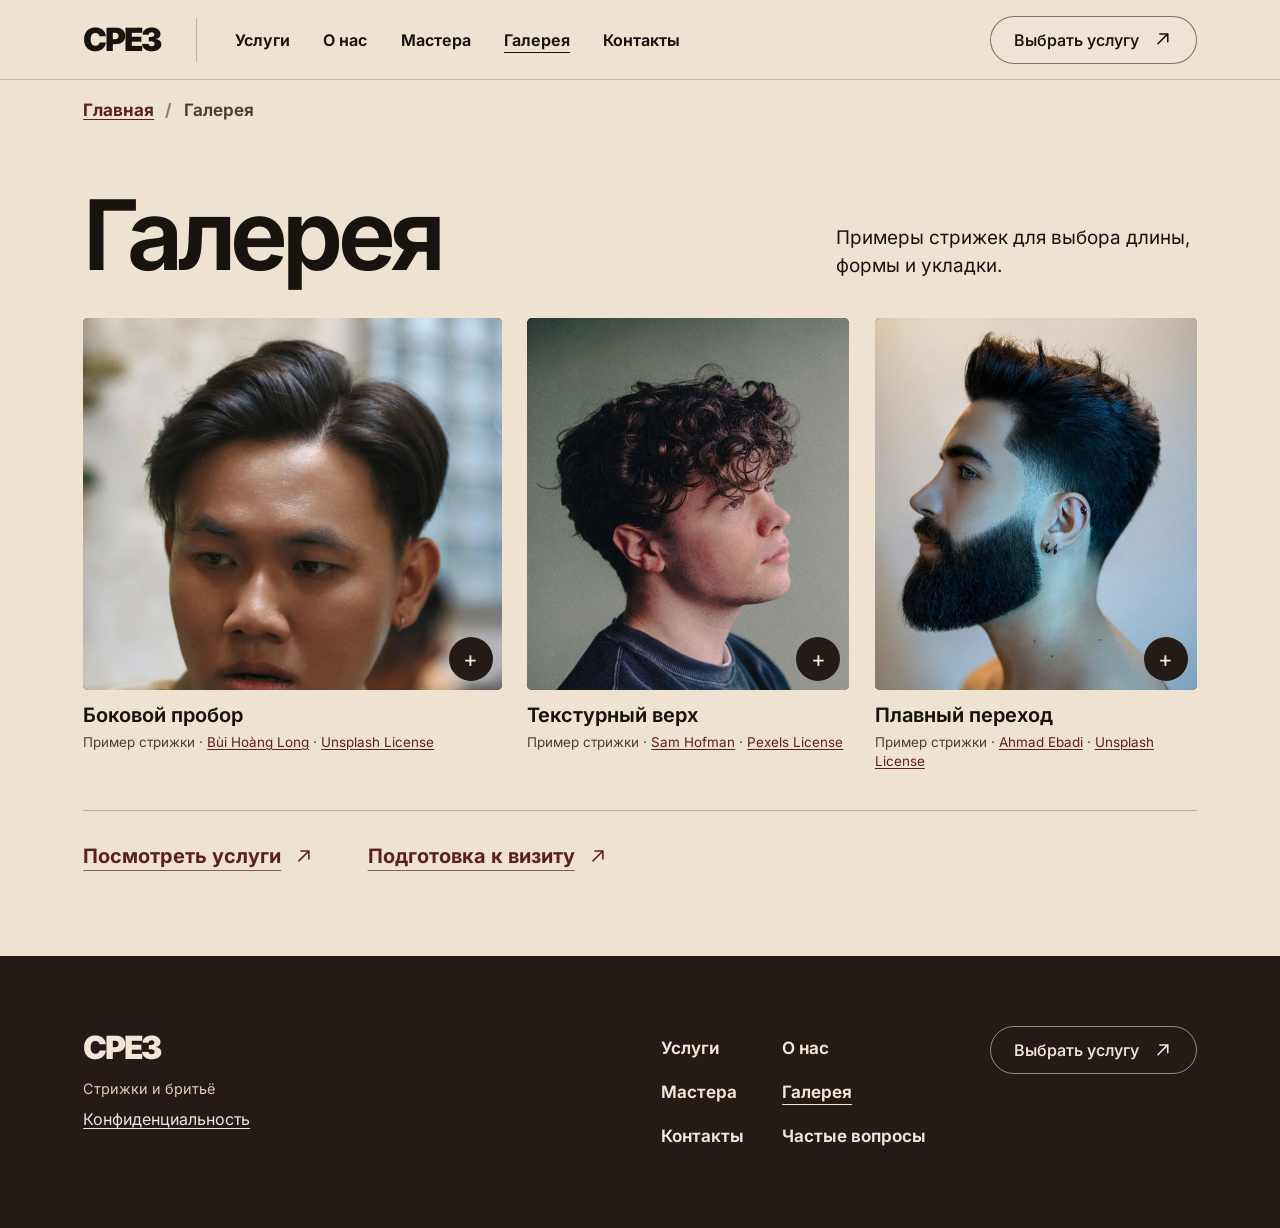
<file: gallery.html>
<!doctype html>
<html lang="ru">
<head>
  <meta charset="utf-8">
  <meta name="viewport" content="width=device-width, initial-scale=1">
  <meta name="theme-color" content="#eee2d1">
  <meta name="description" content="Фотографии законченных стрижек для выбора формы, длины и укладки.">
  <title>Галерея — СРЕЗ</title>
  <meta property="og:type" content="website">
  <meta property="og:locale" content="ru_RU">
  <meta property="og:site_name" content="СРЕЗ">
  <meta property="og:title" content="Галерея — СРЕЗ">
  <meta property="og:description" content="Фотографии законченных стрижек для выбора формы, длины и укладки.">
  <meta property="og:url" content="https://rudenko483.github.io/srez-barbershop/gallery.html">
  <meta property="og:image" content="https://rudenko483.github.io/srez-barbershop/share-cover.jpg">
  <meta property="og:image:width" content="1200">
  <meta property="og:image:height" content="630">
  <meta property="og:image:alt" content="Концепция интерьера барбершопа «СРЕЗ»">
  <meta name="twitter:card" content="summary_large_image">
  <link rel="icon" href="favicon.svg" type="image/svg+xml">
  <link rel="preload" href="inter-cyrillic.woff2" as="font" type="font/woff2" crossorigin>
  <link rel="stylesheet" href="styles.css?v=52cdd5524f8b">
  <link rel="stylesheet" href="pages.css?v=nav-size-1">
  <link rel="stylesheet" href="expanded.css?v=6c8934401356">
  <link rel="stylesheet" href="checklist.css?v=nav-size-1">
  <script src="checklist.js" defer></script>
  <script src="script.js?v=b8b6ca2ec48f" defer></script>
</head>
<body class="inner" data-page="gallery">
  <a class="skip-link" href="#main">К содержанию</a>
  <header class="header page-header">
    <a class="wordmark" href="index.html" aria-label="СРЕЗ, главная">СРЕЗ</a>
    <nav class="header-nav" aria-label="Основная навигация">
      <a href="services.html">Услуги</a>
      <a href="about.html">О нас</a>
      <a href="team.html">Мастера</a>
      <a href="gallery.html" aria-current="page">Галерея</a>
      <a href="contacts.html">Контакты</a>
    </nav>
    <div class="header-actions">
      <a class="pill pill-outline" href="booking.html">Выбрать услугу <span class="arrow" aria-hidden="true"><svg class="link-icon" width="18" height="18" viewBox="0 0 20 20" fill="none" stroke="currentColor" stroke-width="1.6" stroke-linecap="round" stroke-linejoin="round" aria-hidden="true" focusable="false"><path d="M5 15 15 5m-8 0h8v8"/></svg></span></a>
      <button type="button" class="menu-button" data-panel="menu" aria-label="Открыть меню"><span aria-hidden="true"></span></button>
    </div>
  </header>
  <nav class="wrap breadcrumb" aria-label="Путь к странице">
    <ol><li><a href="index.html">Главная</a></li><li aria-current="page">Галерея</li></ol>
  </nav>
  <main id="main" class="wrap" tabindex="-1">
  <section class="page-lead" aria-labelledby="page-title">
    <h1 id="page-title">Галерея</h1>
    <p>Примеры стрижек для выбора длины, формы и укладки.</p>
  </section>
  <div class="result-grid">

    <figure class="result-card" id="result-short" data-label="Боковой пробор">
      <a class="result-image" href="result-part-long.webp" data-panel="result" aria-label="Увеличить фото: Боковой пробор">
        <img src="result-part-long.webp" alt="Стрижка с боковым пробором и гладкой укладкой набок." width="1100" height="1650" fetchpriority="high">
        <span aria-hidden="true">+</span>
      </a>
      <figcaption>
        <strong>Боковой пробор</strong>
        <span>Пример стрижки · <a href="https://unsplash.com/photos/a-man-with-a-short-haircut-and-a-shirt-on-yHuHAnVMKJs">Bùi Hoàng Long</a> · <a href="https://unsplash.com/license">Unsplash License</a></span>
      </figcaption>
    </figure>

    <figure class="result-card" id="result-texture" data-label="Текстурный верх">
      <a class="result-image" href="result-texture-hofman.webp" data-panel="result" aria-label="Увеличить фото: Текстурный верх">
        <img src="result-texture-hofman.webp" alt="Вид сбоку: объёмные кудри сверху и более короткие виски." width="1100" height="1650" loading="lazy">
        <span aria-hidden="true">+</span>
      </a>
      <figcaption>
        <strong>Текстурный верх</strong>
        <span>Пример стрижки · <a href="https://www.pexels.com/photo/portrait-of-a-man-19855460/">Sam Hofman</a> · <a href="https://www.pexels.com/license/">Pexels License</a></span>
      </figcaption>
    </figure>

    <figure class="result-card" id="result-fade" data-label="Плавный переход">
      <a class="result-image" href="result-taper-ebadi.webp" data-panel="result" aria-label="Увеличить фото: Плавный переход">
        <img src="result-taper-ebadi.webp" alt="Стрижка в профиль: короткий висок постепенно переходит в более длинный верх." width="1100" height="1650" loading="lazy">
        <span aria-hidden="true">+</span>
      </a>
      <figcaption>
        <strong>Плавный переход</strong>
        <span>Пример стрижки · <a href="https://unsplash.com/photos/man-with-beard-and-dark-hair-S3GxGKyGPWM">Ahmad Ebadi</a> · <a href="https://unsplash.com/license">Unsplash License</a></span>
      </figcaption>
    </figure>
  </div>
  <div class="related">
    <a class="text-link" href="services.html">Посмотреть услуги <span aria-hidden="true"><svg class="link-icon" width="18" height="18" viewBox="0 0 20 20" fill="none" stroke="currentColor" stroke-width="1.6" stroke-linecap="round" stroke-linejoin="round" aria-hidden="true" focusable="false"><path d="M5 15 15 5m-8 0h8v8"/></svg></span></a>
    <a class="text-link" href="team.html#visit">Подготовка к визиту <span aria-hidden="true"><svg class="link-icon" width="18" height="18" viewBox="0 0 20 20" fill="none" stroke="currentColor" stroke-width="1.6" stroke-linecap="round" stroke-linejoin="round" aria-hidden="true" focusable="false"><path d="M5 15 15 5m-8 0h8v8"/></svg></span></a>
  </div>
</main>

  <footer class="site-footer">
  <div class="wrap footer-grid">
    <div>
      <a class="wordmark" href="index.html" aria-label="СРЕЗ, главная">СРЕЗ</a>
      <p>Стрижки и бритьё</p>
      <a class="footer-privacy" href="privacy.html">Конфиденциальность</a>
    </div>
    <nav aria-label="Навигация в подвале">
      <a href="services.html">Услуги</a>
      <a href="about.html">О нас</a>
      <a href="team.html">Мастера</a>
      <a href="gallery.html" aria-current="page">Галерея</a>
      <a href="contacts.html">Контакты</a>
      <a href="index.html#faq">Частые вопросы</a>
    </nav>
    <a class="pill pill-outline" href="booking.html">Выбрать услугу <span class="arrow" aria-hidden="true"><svg class="link-icon" width="18" height="18" viewBox="0 0 20 20" fill="none" stroke="currentColor" stroke-width="1.6" stroke-linecap="round" stroke-linejoin="round" aria-hidden="true" focusable="false"><path d="M5 15 15 5m-8 0h8v8"/></svg></span></a>
  </div>
</footer>

  <a class="pill pill-primary mobile-action" href="booking.html">Выбрать услугу <span class="arrow" aria-hidden="true"><svg class="link-icon" width="18" height="18" viewBox="0 0 20 20" fill="none" stroke="currentColor" stroke-width="1.6" stroke-linecap="round" stroke-linejoin="round" aria-hidden="true" focusable="false"><path d="M5 15 15 5m-8 0h8v8"/></svg></span></a>

  <dialog id="panel" aria-labelledby="panel-title">
  <div class="panel-shell">
    <form method="dialog" class="panel-dismiss">
      <button type="submit" class="close-button" aria-label="Закрыть окно"><span aria-hidden="true"></span></button>
    </form>
    <h2 id="panel-title" tabindex="-1"></h2>
    <div id="panel-content"></div>
  </div>
</dialog>

<template id="menu">
  <nav class="panel-nav" aria-label="Меню сайта">
    <a href="index.html">Главная <span aria-hidden="true"><svg class="link-icon" width="18" height="18" viewBox="0 0 20 20" fill="none" stroke="currentColor" stroke-width="1.6" stroke-linecap="round" stroke-linejoin="round" aria-hidden="true" focusable="false"><path d="M5 15 15 5m-8 0h8v8"/></svg></span></a>
    <a href="services.html">Услуги <span aria-hidden="true"><svg class="link-icon" width="18" height="18" viewBox="0 0 20 20" fill="none" stroke="currentColor" stroke-width="1.6" stroke-linecap="round" stroke-linejoin="round" aria-hidden="true" focusable="false"><path d="M5 15 15 5m-8 0h8v8"/></svg></span></a>
      <a href="about.html">О нас <span aria-hidden="true"><svg class="link-icon" width="18" height="18" viewBox="0 0 20 20" fill="none" stroke="currentColor" stroke-width="1.6" stroke-linecap="round" stroke-linejoin="round" aria-hidden="true" focusable="false"><path d="M5 15 15 5m-8 0h8v8"/></svg></span></a>
      <a href="team.html">Мастера <span aria-hidden="true"><svg class="link-icon" width="18" height="18" viewBox="0 0 20 20" fill="none" stroke="currentColor" stroke-width="1.6" stroke-linecap="round" stroke-linejoin="round" aria-hidden="true" focusable="false"><path d="M5 15 15 5m-8 0h8v8"/></svg></span></a>
      <a href="gallery.html" aria-current="page">Галерея <span aria-hidden="true"><svg class="link-icon" width="18" height="18" viewBox="0 0 20 20" fill="none" stroke="currentColor" stroke-width="1.6" stroke-linecap="round" stroke-linejoin="round" aria-hidden="true" focusable="false"><path d="M5 15 15 5m-8 0h8v8"/></svg></span></a>
      <a href="contacts.html">Контакты <span aria-hidden="true"><svg class="link-icon" width="18" height="18" viewBox="0 0 20 20" fill="none" stroke="currentColor" stroke-width="1.6" stroke-linecap="round" stroke-linejoin="round" aria-hidden="true" focusable="false"><path d="M5 15 15 5m-8 0h8v8"/></svg></span></a>
    <a href="booking.html">Выбрать услугу <span aria-hidden="true"><svg class="link-icon" width="18" height="18" viewBox="0 0 20 20" fill="none" stroke="currentColor" stroke-width="1.6" stroke-linecap="round" stroke-linejoin="round" aria-hidden="true" focusable="false"><path d="M5 15 15 5m-8 0h8v8"/></svg></span></a>
  </nav>
</template>
<template id="interior">
  <img class="interior-image" src="interior.webp" width="1672" height="941" alt="Солнечный свет падает на штукатурку рядом с чёрным барберским креслом, полками и арочным зеркалом.">
  <p class="photo-caption">Визуализация интерьера «СРЕЗ».</p>
</template>

</body>
</html>
</file>
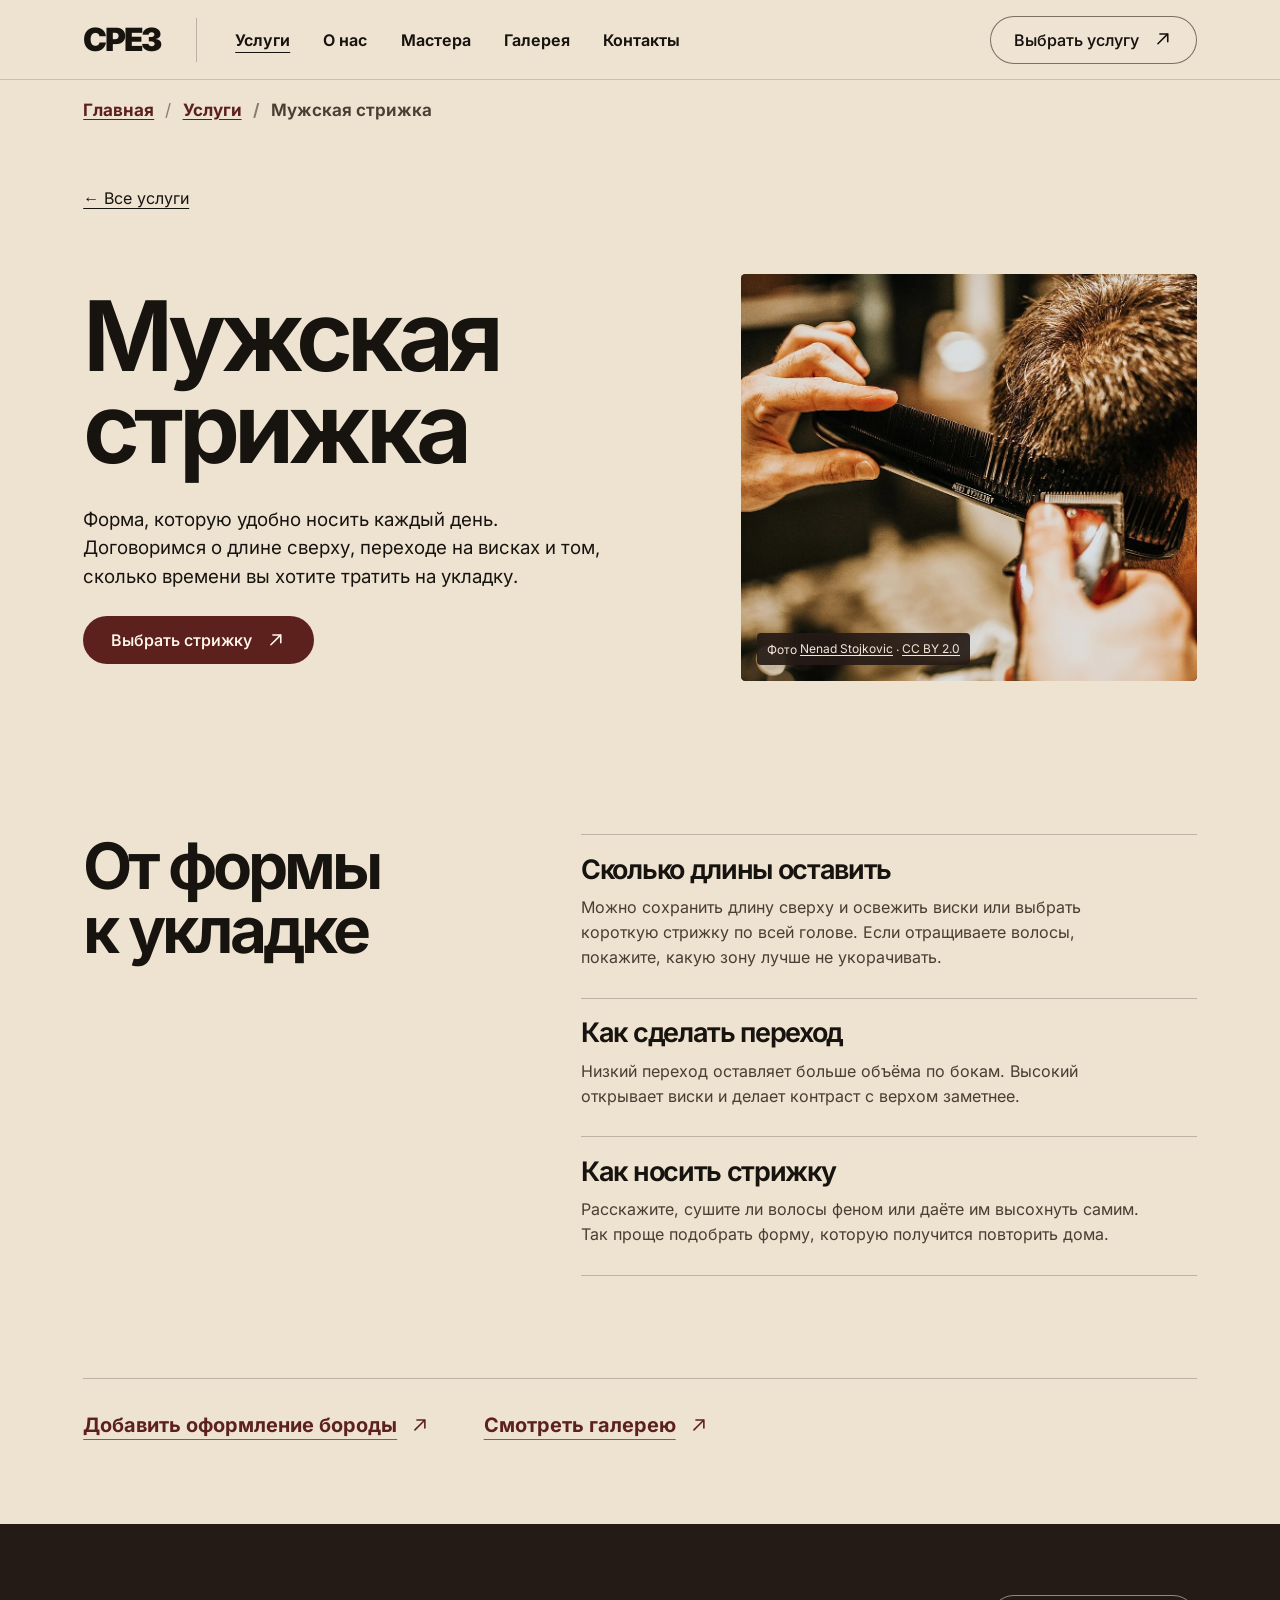
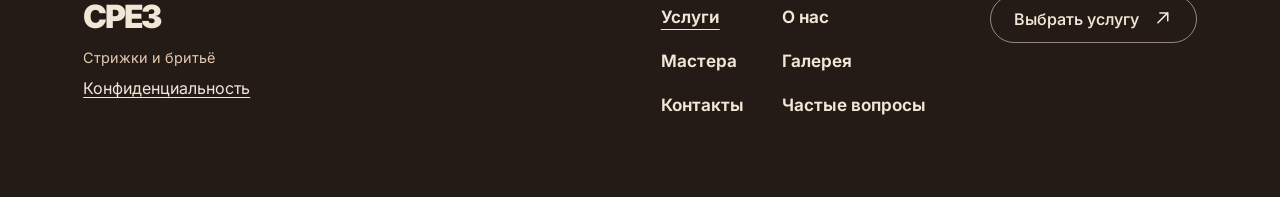
<file: haircut.html>
<!doctype html>
<html lang="ru">
<head>
  <meta charset="utf-8">
  <meta name="viewport" content="width=device-width, initial-scale=1">
  <meta name="theme-color" content="#eee2d1">
  <meta name="description" content="Как выбрать длину, форму и укладку мужской стрижки.">
  <title>Мужская стрижка — СРЕЗ</title>
  <meta property="og:type" content="website">
  <meta property="og:locale" content="ru_RU">
  <meta property="og:site_name" content="СРЕЗ">
  <meta property="og:title" content="Мужская стрижка — СРЕЗ">
  <meta property="og:description" content="Как выбрать длину, форму и укладку мужской стрижки.">
  <meta property="og:url" content="https://rudenko483.github.io/srez-barbershop/haircut.html">
  <meta property="og:image" content="https://rudenko483.github.io/srez-barbershop/share-cover.jpg">
  <meta property="og:image:width" content="1200">
  <meta property="og:image:height" content="630">
  <meta property="og:image:alt" content="Концепция интерьера барбершопа «СРЕЗ»">
  <meta name="twitter:card" content="summary_large_image">
  <link rel="icon" href="favicon.svg" type="image/svg+xml">
  <link rel="preload" href="inter-cyrillic.woff2" as="font" type="font/woff2" crossorigin>
  <link rel="stylesheet" href="styles.css?v=52cdd5524f8b">
  <link rel="stylesheet" href="pages.css?v=nav-size-1">
  <link rel="stylesheet" href="expanded.css?v=6c8934401356">
  <link rel="stylesheet" href="checklist.css?v=nav-size-1">
  <script src="checklist.js" defer></script>
  <script src="script.js?v=b8b6ca2ec48f" defer></script>
</head>
<body class="inner" data-page="haircut">
  <a class="skip-link" href="#main">К содержанию</a>
  <header class="header page-header">
    <a class="wordmark" href="index.html" aria-label="СРЕЗ, главная">СРЕЗ</a>
    <nav class="header-nav" aria-label="Основная навигация">
      <a href="services.html" aria-current="location">Услуги</a>
      <a href="about.html">О нас</a>
      <a href="team.html">Мастера</a>
      <a href="gallery.html">Галерея</a>
      <a href="contacts.html">Контакты</a>
    </nav>
    <div class="header-actions">
      <a class="pill pill-outline" href="booking.html">Выбрать услугу <span class="arrow" aria-hidden="true"><svg class="link-icon" width="18" height="18" viewBox="0 0 20 20" fill="none" stroke="currentColor" stroke-width="1.6" stroke-linecap="round" stroke-linejoin="round" aria-hidden="true" focusable="false"><path d="M5 15 15 5m-8 0h8v8"/></svg></span></a>
      <button type="button" class="menu-button" data-panel="menu" aria-label="Открыть меню"><span aria-hidden="true"></span></button>
    </div>
  </header>
  <nav class="wrap breadcrumb" aria-label="Путь к странице">
    <ol><li><a href="index.html">Главная</a></li><li><a href="services.html">Услуги</a></li><li aria-current="page">Мужская стрижка</li></ol>
  </nav>
  <main id="main" class="wrap" tabindex="-1">
  <a class="back-link" href="services.html">← Все услуги</a>
  <section class="detail-lead" aria-labelledby="page-title">
    <div class="detail-copy">
      <h1 id="page-title">Мужская<br>стрижка</h1>
      <p>Форма, которую удобно носить каждый день. Договоримся о длине сверху, переходе на висках и том, сколько времени вы хотите тратить на укладку.</p>
      <a class="pill pill-primary" href="booking.html?service=haircut">Выбрать стрижку <span class="arrow" aria-hidden="true"><svg class="link-icon" width="18" height="18" viewBox="0 0 20 20" fill="none" stroke="currentColor" stroke-width="1.6" stroke-linecap="round" stroke-linejoin="round" aria-hidden="true" focusable="false"><path d="M5 15 15 5m-8 0h8v8"/></svg></span></a>
    </div>
    <figure class="photo detail-photo haircut-photo">
      <img src="haircut-nenad.webp" alt="Барбер стрижёт волосы машинкой, направляя пряди расчёской." width="960" height="1438" fetchpriority="high">
      <figcaption class="photo-credit">Фото <a href="https://commons.wikimedia.org/wiki/File:Barber_cutting_hair_with_comb._Back_view_of_young_man_in_barber_shop.jpg">Nenad Stojkovic</a> · <a href="https://creativecommons.org/licenses/by/2.0/">CC BY 2.0</a></figcaption>
    </figure>
  </section>
  <section class="section editorial-grid" aria-labelledby="haircut-process">
    <h2 id="haircut-process" data-reveal="side">От формы<br>к укладке</h2>
    <div class="editorial-rows">
      <article data-reveal="line"><h3>Сколько длины оставить</h3><p>Можно сохранить длину сверху и освежить виски или выбрать короткую стрижку по всей голове. Если отращиваете волосы, покажите, какую зону лучше не укорачивать.</p></article>
      <article data-reveal="line"><h3>Как сделать переход</h3><p>Низкий переход оставляет больше объёма по бокам. Высокий открывает виски и делает контраст с верхом заметнее.</p></article>
      <article data-reveal="line"><h3>Как носить стрижку</h3><p>Расскажите, сушите ли волосы феном или даёте им высохнуть самим. Так проще подобрать форму, которую получится повторить дома.</p></article>
    </div>
  </section>
  <div class="related" data-reveal="line">
    <a class="text-link" href="combo.html">Добавить оформление бороды <span aria-hidden="true"><svg class="link-icon" width="18" height="18" viewBox="0 0 20 20" fill="none" stroke="currentColor" stroke-width="1.6" stroke-linecap="round" stroke-linejoin="round" aria-hidden="true" focusable="false"><path d="M5 15 15 5m-8 0h8v8"/></svg></span></a>
    <a class="text-link" href="gallery.html">Смотреть галерею <span aria-hidden="true"><svg class="link-icon" width="18" height="18" viewBox="0 0 20 20" fill="none" stroke="currentColor" stroke-width="1.6" stroke-linecap="round" stroke-linejoin="round" aria-hidden="true" focusable="false"><path d="M5 15 15 5m-8 0h8v8"/></svg></span></a>
  </div>
</main>

  <footer class="site-footer">
  <div class="wrap footer-grid">
    <div>
      <a class="wordmark" href="index.html" aria-label="СРЕЗ, главная">СРЕЗ</a>
      <p>Стрижки и бритьё</p>
      <a class="footer-privacy" href="privacy.html">Конфиденциальность</a>
    </div>
    <nav aria-label="Навигация в подвале">
      <a href="services.html" aria-current="location">Услуги</a>
      <a href="about.html">О нас</a>
      <a href="team.html">Мастера</a>
      <a href="gallery.html">Галерея</a>
      <a href="contacts.html">Контакты</a>
      <a href="index.html#faq">Частые вопросы</a>
    </nav>
    <a class="pill pill-outline" href="booking.html">Выбрать услугу <span class="arrow" aria-hidden="true"><svg class="link-icon" width="18" height="18" viewBox="0 0 20 20" fill="none" stroke="currentColor" stroke-width="1.6" stroke-linecap="round" stroke-linejoin="round" aria-hidden="true" focusable="false"><path d="M5 15 15 5m-8 0h8v8"/></svg></span></a>
  </div>
</footer>

  <a class="pill pill-primary mobile-action" href="booking.html">Выбрать услугу <span class="arrow" aria-hidden="true"><svg class="link-icon" width="18" height="18" viewBox="0 0 20 20" fill="none" stroke="currentColor" stroke-width="1.6" stroke-linecap="round" stroke-linejoin="round" aria-hidden="true" focusable="false"><path d="M5 15 15 5m-8 0h8v8"/></svg></span></a>

  <dialog id="panel" aria-labelledby="panel-title">
  <div class="panel-shell">
    <form method="dialog" class="panel-dismiss">
      <button type="submit" class="close-button" aria-label="Закрыть окно"><span aria-hidden="true"></span></button>
    </form>
    <h2 id="panel-title" tabindex="-1"></h2>
    <div id="panel-content"></div>
  </div>
</dialog>

<template id="menu">
  <nav class="panel-nav" aria-label="Меню сайта">
    <a href="index.html">Главная <span aria-hidden="true"><svg class="link-icon" width="18" height="18" viewBox="0 0 20 20" fill="none" stroke="currentColor" stroke-width="1.6" stroke-linecap="round" stroke-linejoin="round" aria-hidden="true" focusable="false"><path d="M5 15 15 5m-8 0h8v8"/></svg></span></a>
    <a href="services.html" aria-current="location">Услуги <span aria-hidden="true"><svg class="link-icon" width="18" height="18" viewBox="0 0 20 20" fill="none" stroke="currentColor" stroke-width="1.6" stroke-linecap="round" stroke-linejoin="round" aria-hidden="true" focusable="false"><path d="M5 15 15 5m-8 0h8v8"/></svg></span></a>
      <a href="about.html">О нас <span aria-hidden="true"><svg class="link-icon" width="18" height="18" viewBox="0 0 20 20" fill="none" stroke="currentColor" stroke-width="1.6" stroke-linecap="round" stroke-linejoin="round" aria-hidden="true" focusable="false"><path d="M5 15 15 5m-8 0h8v8"/></svg></span></a>
      <a href="team.html">Мастера <span aria-hidden="true"><svg class="link-icon" width="18" height="18" viewBox="0 0 20 20" fill="none" stroke="currentColor" stroke-width="1.6" stroke-linecap="round" stroke-linejoin="round" aria-hidden="true" focusable="false"><path d="M5 15 15 5m-8 0h8v8"/></svg></span></a>
      <a href="gallery.html">Галерея <span aria-hidden="true"><svg class="link-icon" width="18" height="18" viewBox="0 0 20 20" fill="none" stroke="currentColor" stroke-width="1.6" stroke-linecap="round" stroke-linejoin="round" aria-hidden="true" focusable="false"><path d="M5 15 15 5m-8 0h8v8"/></svg></span></a>
      <a href="contacts.html">Контакты <span aria-hidden="true"><svg class="link-icon" width="18" height="18" viewBox="0 0 20 20" fill="none" stroke="currentColor" stroke-width="1.6" stroke-linecap="round" stroke-linejoin="round" aria-hidden="true" focusable="false"><path d="M5 15 15 5m-8 0h8v8"/></svg></span></a>
    <a href="booking.html">Выбрать услугу <span aria-hidden="true"><svg class="link-icon" width="18" height="18" viewBox="0 0 20 20" fill="none" stroke="currentColor" stroke-width="1.6" stroke-linecap="round" stroke-linejoin="round" aria-hidden="true" focusable="false"><path d="M5 15 15 5m-8 0h8v8"/></svg></span></a>
  </nav>
</template>
<template id="interior">
  <img class="interior-image" src="interior.webp" width="1672" height="941" alt="Солнечный свет падает на штукатурку рядом с чёрным барберским креслом, полками и арочным зеркалом.">
  <p class="photo-caption">Визуализация интерьера «СРЕЗ».</p>
</template>

</body>
</html>
</file>
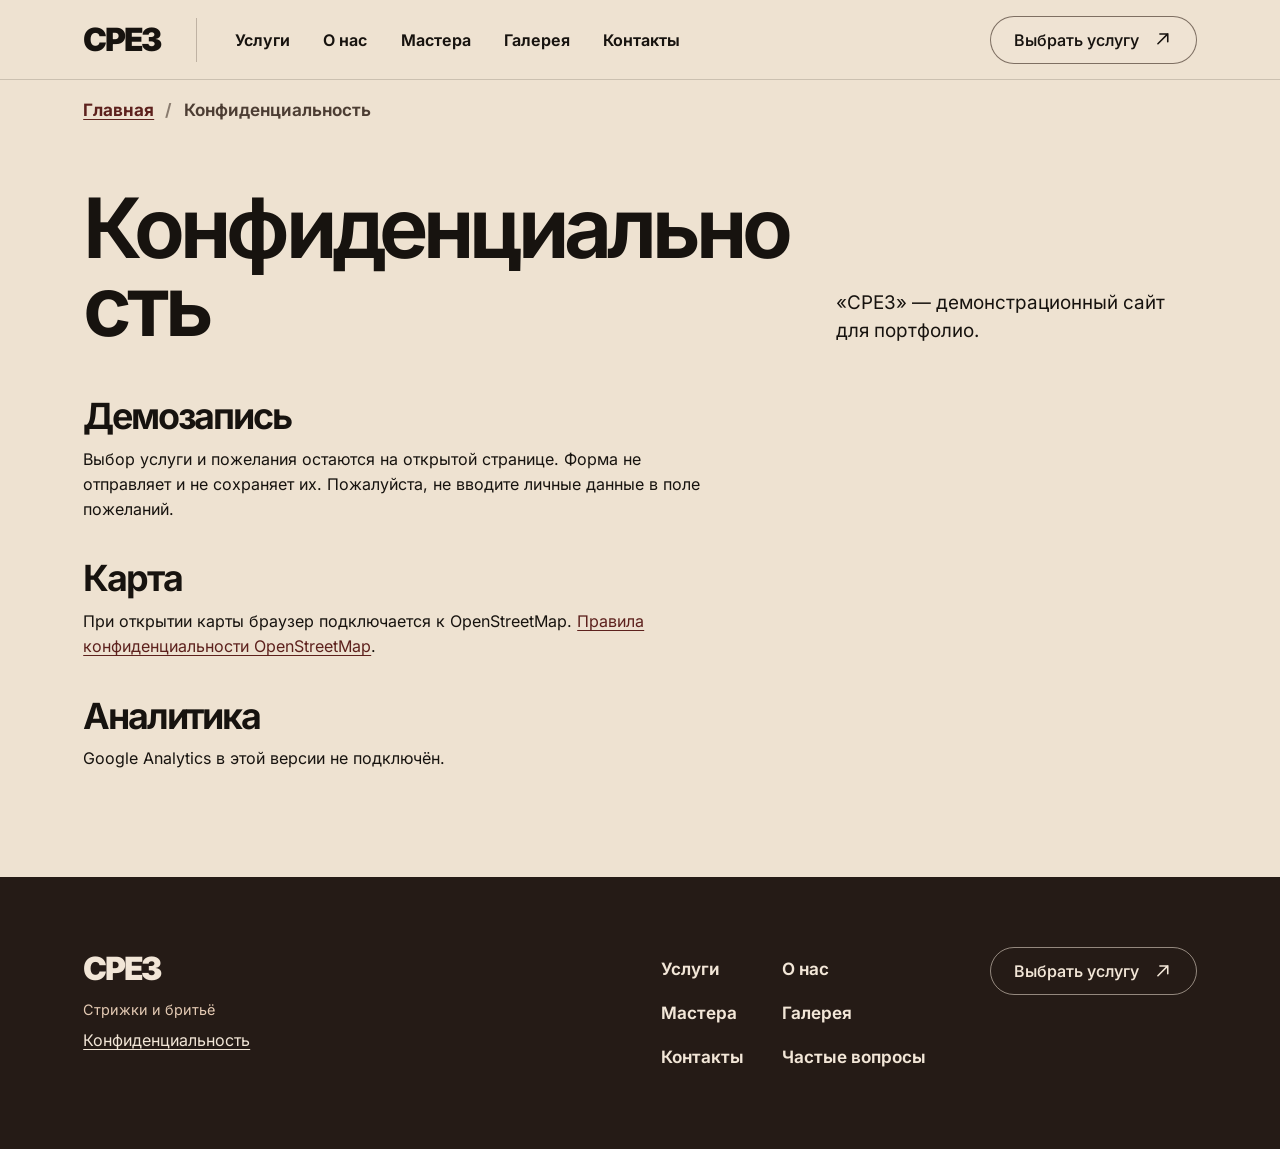
<file: privacy.html>
<!doctype html>
<html lang="ru">
<head>
  <meta charset="utf-8">
  <meta name="viewport" content="width=device-width, initial-scale=1">
  <meta name="theme-color" content="#eee2d1">
  <meta name="description" content="Как демонстрационный сайт «СРЕЗ» обращается с данными, картой и аналитикой.">
  <title>Конфиденциальность — СРЕЗ</title>
  <meta property="og:type" content="website">
  <meta property="og:locale" content="ru_RU">
  <meta property="og:site_name" content="СРЕЗ">
  <meta property="og:title" content="Конфиденциальность — СРЕЗ">
  <meta property="og:description" content="Как демонстрационный сайт «СРЕЗ» обращается с данными, картой и аналитикой.">
  <meta property="og:url" content="https://rudenko483.github.io/srez-barbershop/privacy.html">
  <meta property="og:image" content="https://rudenko483.github.io/srez-barbershop/share-cover.jpg">
  <meta property="og:image:width" content="1200">
  <meta property="og:image:height" content="630">
  <meta property="og:image:alt" content="Концепция интерьера барбершопа «СРЕЗ»">
  <meta name="twitter:card" content="summary_large_image">
  <link rel="icon" href="favicon.svg" type="image/svg+xml">
  <link rel="preload" href="inter-cyrillic.woff2" as="font" type="font/woff2" crossorigin>
  <link rel="stylesheet" href="styles.css?v=52cdd5524f8b">
  <link rel="stylesheet" href="pages.css?v=nav-size-1">
  <link rel="stylesheet" href="expanded.css?v=6c8934401356">
  <link rel="stylesheet" href="checklist.css?v=nav-size-1">
  <script src="checklist.js" defer></script>
  <script src="script.js?v=b8b6ca2ec48f" defer></script>
</head>
<body class="inner" data-page="privacy">
  <a class="skip-link" href="#main">К содержанию</a>
  <header class="header page-header">
    <a class="wordmark" href="index.html" aria-label="СРЕЗ, главная">СРЕЗ</a>
    <nav class="header-nav" aria-label="Основная навигация">
      <a href="services.html">Услуги</a>
      <a href="about.html">О нас</a>
      <a href="team.html">Мастера</a>
      <a href="gallery.html">Галерея</a>
      <a href="contacts.html">Контакты</a>
    </nav>
    <div class="header-actions">
      <a class="pill pill-outline" href="booking.html">Выбрать услугу <span class="arrow" aria-hidden="true"><svg class="link-icon" width="18" height="18" viewBox="0 0 20 20" fill="none" stroke="currentColor" stroke-width="1.6" stroke-linecap="round" stroke-linejoin="round" aria-hidden="true" focusable="false"><path d="M5 15 15 5m-8 0h8v8"/></svg></span></a>
      <button type="button" class="menu-button" data-panel="menu" aria-label="Открыть меню"><span aria-hidden="true"></span></button>
    </div>
  </header>
  <nav class="wrap breadcrumb" aria-label="Путь к странице">
    <ol><li><a href="index.html">Главная</a></li><li aria-current="page">Конфиденциальность</li></ol>
  </nav>
  <main id="main" class="wrap" tabindex="-1">
  <section class="page-lead" aria-labelledby="page-title">
    <h1 id="page-title">Конфиденциальность</h1>
    <p>«СРЕЗ» — демонстрационный сайт для портфолио.</p>
  </section>
  <div class="privacy-copy">
    <section>
      <h2>Демозапись</h2>
      <p>Выбор услуги и пожелания остаются на открытой странице. Форма не отправляет и не сохраняет их. Пожалуйста, не вводите личные данные в поле пожеланий.</p>
    </section>
    <section>
      <h2>Карта</h2>
      <p>При открытии карты браузер подключается к OpenStreetMap. <a href="https://osmfoundation.org/wiki/Privacy_Policy">Правила конфиденциальности OpenStreetMap</a>.</p>
    </section>
    <section>
      <h2>Аналитика</h2>
      <p data-analytics-status>Google Analytics в этой версии не подключён.</p>
      <button class="pill pill-outline" type="button" data-analytics-toggle hidden></button>
    </section>
  </div>
</main>

  <footer class="site-footer">
  <div class="wrap footer-grid">
    <div>
      <a class="wordmark" href="index.html" aria-label="СРЕЗ, главная">СРЕЗ</a>
      <p>Стрижки и бритьё</p>
      <a class="footer-privacy" href="privacy.html">Конфиденциальность</a>
    </div>
    <nav aria-label="Навигация в подвале">
      <a href="services.html">Услуги</a>
      <a href="about.html">О нас</a>
      <a href="team.html">Мастера</a>
      <a href="gallery.html">Галерея</a>
      <a href="contacts.html">Контакты</a>
      <a href="index.html#faq">Частые вопросы</a>
    </nav>
    <a class="pill pill-outline" href="booking.html">Выбрать услугу <span class="arrow" aria-hidden="true"><svg class="link-icon" width="18" height="18" viewBox="0 0 20 20" fill="none" stroke="currentColor" stroke-width="1.6" stroke-linecap="round" stroke-linejoin="round" aria-hidden="true" focusable="false"><path d="M5 15 15 5m-8 0h8v8"/></svg></span></a>
  </div>
</footer>

  <dialog id="panel" aria-labelledby="panel-title">
  <div class="panel-shell">
    <form method="dialog" class="panel-dismiss">
      <button type="submit" class="close-button" aria-label="Закрыть окно"><span aria-hidden="true"></span></button>
    </form>
    <h2 id="panel-title" tabindex="-1"></h2>
    <div id="panel-content"></div>
  </div>
</dialog>

<template id="menu">
  <nav class="panel-nav" aria-label="Меню сайта">
    <a href="index.html">Главная <span aria-hidden="true"><svg class="link-icon" width="18" height="18" viewBox="0 0 20 20" fill="none" stroke="currentColor" stroke-width="1.6" stroke-linecap="round" stroke-linejoin="round" aria-hidden="true" focusable="false"><path d="M5 15 15 5m-8 0h8v8"/></svg></span></a>
    <a href="services.html">Услуги <span aria-hidden="true"><svg class="link-icon" width="18" height="18" viewBox="0 0 20 20" fill="none" stroke="currentColor" stroke-width="1.6" stroke-linecap="round" stroke-linejoin="round" aria-hidden="true" focusable="false"><path d="M5 15 15 5m-8 0h8v8"/></svg></span></a>
      <a href="about.html">О нас <span aria-hidden="true"><svg class="link-icon" width="18" height="18" viewBox="0 0 20 20" fill="none" stroke="currentColor" stroke-width="1.6" stroke-linecap="round" stroke-linejoin="round" aria-hidden="true" focusable="false"><path d="M5 15 15 5m-8 0h8v8"/></svg></span></a>
      <a href="team.html">Мастера <span aria-hidden="true"><svg class="link-icon" width="18" height="18" viewBox="0 0 20 20" fill="none" stroke="currentColor" stroke-width="1.6" stroke-linecap="round" stroke-linejoin="round" aria-hidden="true" focusable="false"><path d="M5 15 15 5m-8 0h8v8"/></svg></span></a>
      <a href="gallery.html">Галерея <span aria-hidden="true"><svg class="link-icon" width="18" height="18" viewBox="0 0 20 20" fill="none" stroke="currentColor" stroke-width="1.6" stroke-linecap="round" stroke-linejoin="round" aria-hidden="true" focusable="false"><path d="M5 15 15 5m-8 0h8v8"/></svg></span></a>
      <a href="contacts.html">Контакты <span aria-hidden="true"><svg class="link-icon" width="18" height="18" viewBox="0 0 20 20" fill="none" stroke="currentColor" stroke-width="1.6" stroke-linecap="round" stroke-linejoin="round" aria-hidden="true" focusable="false"><path d="M5 15 15 5m-8 0h8v8"/></svg></span></a>
    <a href="booking.html">Выбрать услугу <span aria-hidden="true"><svg class="link-icon" width="18" height="18" viewBox="0 0 20 20" fill="none" stroke="currentColor" stroke-width="1.6" stroke-linecap="round" stroke-linejoin="round" aria-hidden="true" focusable="false"><path d="M5 15 15 5m-8 0h8v8"/></svg></span></a>
  </nav>
</template>
<template id="interior">
  <img class="interior-image" src="interior.webp" width="1672" height="941" alt="Солнечный свет падает на штукатурку рядом с чёрным барберским креслом, полками и арочным зеркалом.">
  <p class="photo-caption">Визуализация интерьера «СРЕЗ».</p>
</template>

</body>
</html>
</file>
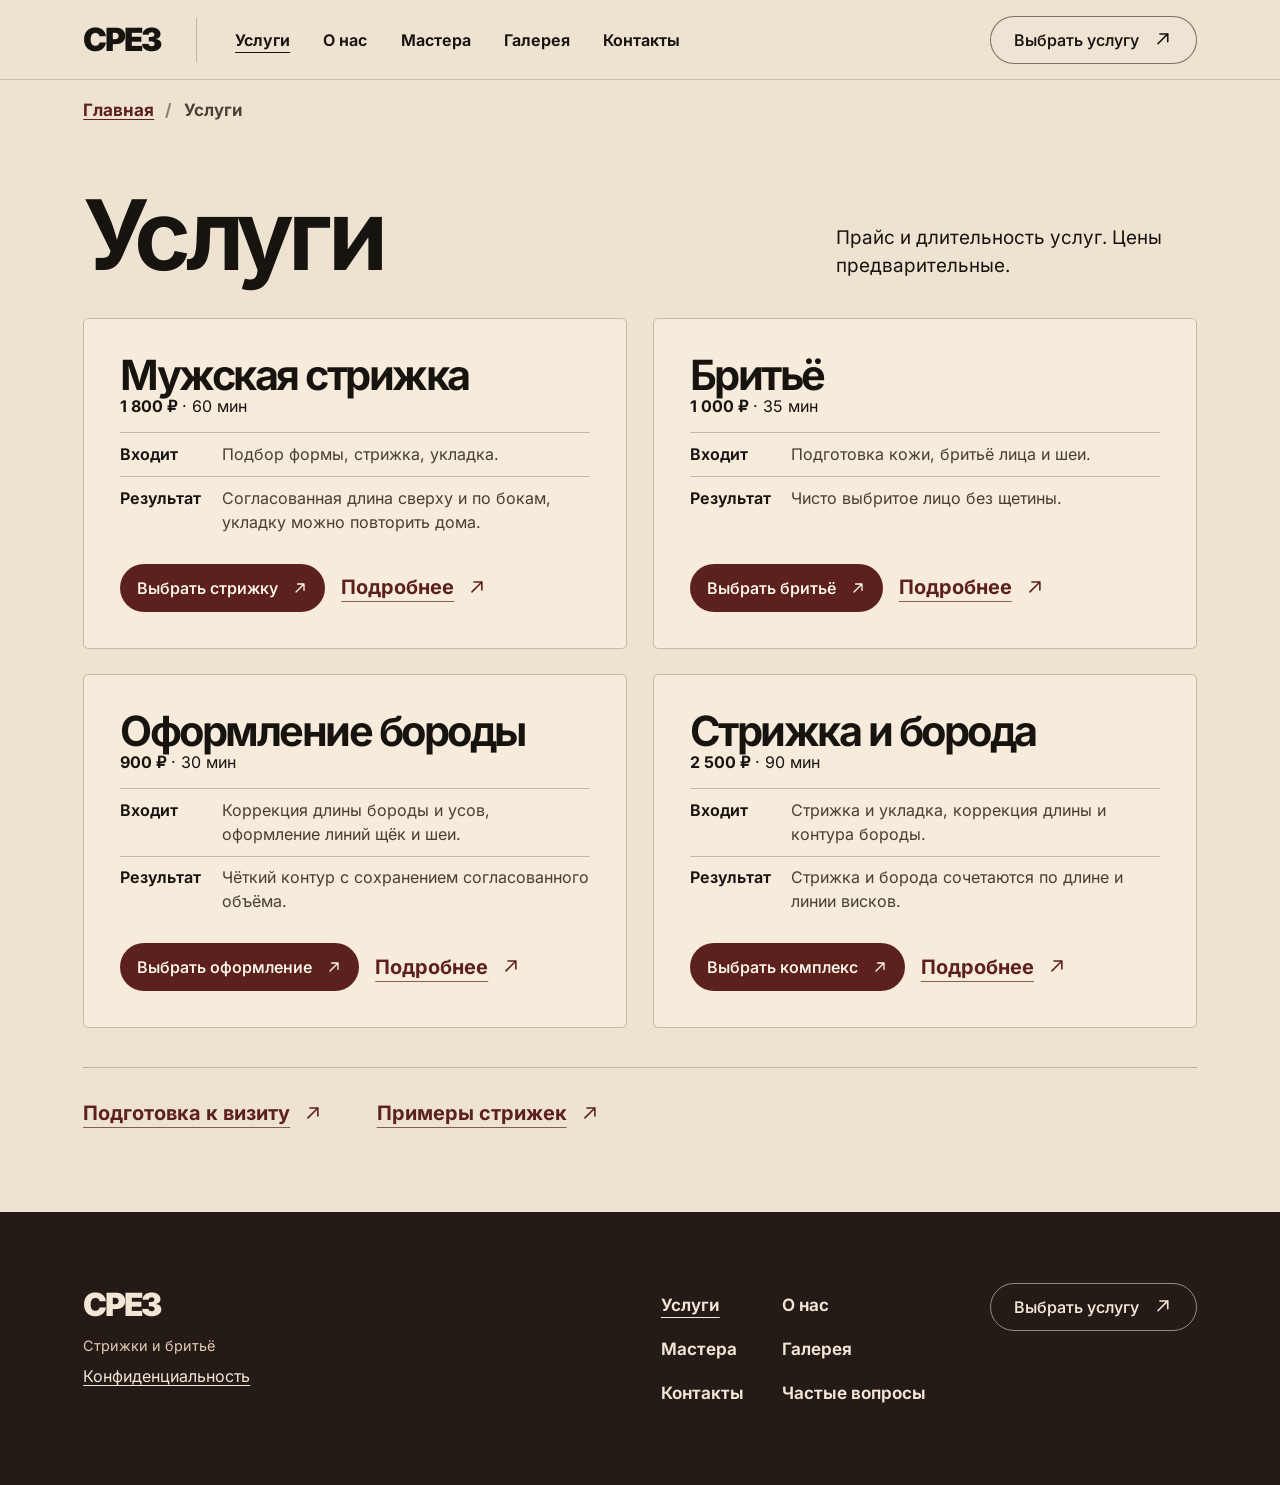
<file: services.html>
<!doctype html>
<html lang="ru">
<head>
  <meta charset="utf-8">
  <meta name="viewport" content="width=device-width, initial-scale=1">
  <meta name="theme-color" content="#eee2d1">
  <meta name="description" content="Стрижка, бритьё и оформление бороды в барбершопе «СРЕЗ».">
  <title>Услуги — СРЕЗ</title>
  <meta property="og:type" content="website">
  <meta property="og:locale" content="ru_RU">
  <meta property="og:site_name" content="СРЕЗ">
  <meta property="og:title" content="Услуги — СРЕЗ">
  <meta property="og:description" content="Стрижка, бритьё и оформление бороды в барбершопе «СРЕЗ».">
  <meta property="og:url" content="https://rudenko483.github.io/srez-barbershop/services.html">
  <meta property="og:image" content="https://rudenko483.github.io/srez-barbershop/share-cover.jpg">
  <meta property="og:image:width" content="1200">
  <meta property="og:image:height" content="630">
  <meta property="og:image:alt" content="Концепция интерьера барбершопа «СРЕЗ»">
  <meta name="twitter:card" content="summary_large_image">
  <link rel="icon" href="favicon.svg" type="image/svg+xml">
  <link rel="preload" href="inter-cyrillic.woff2" as="font" type="font/woff2" crossorigin>
  <link rel="stylesheet" href="styles.css?v=52cdd5524f8b">
  <link rel="stylesheet" href="pages.css?v=nav-size-1">
  <link rel="stylesheet" href="expanded.css?v=6c8934401356">
  <link rel="stylesheet" href="checklist.css?v=nav-size-1">
  <script src="checklist.js" defer></script>
  <script src="script.js?v=b8b6ca2ec48f" defer></script>
</head>
<body class="inner" data-page="services">
  <a class="skip-link" href="#main">К содержанию</a>
  <header class="header page-header">
    <a class="wordmark" href="index.html" aria-label="СРЕЗ, главная">СРЕЗ</a>
    <nav class="header-nav" aria-label="Основная навигация">
      <a href="services.html" aria-current="page">Услуги</a>
      <a href="about.html">О нас</a>
      <a href="team.html">Мастера</a>
      <a href="gallery.html">Галерея</a>
      <a href="contacts.html">Контакты</a>
    </nav>
    <div class="header-actions">
      <a class="pill pill-outline" href="booking.html">Выбрать услугу <span class="arrow" aria-hidden="true"><svg class="link-icon" width="18" height="18" viewBox="0 0 20 20" fill="none" stroke="currentColor" stroke-width="1.6" stroke-linecap="round" stroke-linejoin="round" aria-hidden="true" focusable="false"><path d="M5 15 15 5m-8 0h8v8"/></svg></span></a>
      <button type="button" class="menu-button" data-panel="menu" aria-label="Открыть меню"><span aria-hidden="true"></span></button>
    </div>
  </header>
  <nav class="wrap breadcrumb" aria-label="Путь к странице">
    <ol><li><a href="index.html">Главная</a></li><li aria-current="page">Услуги</li></ol>
  </nav>
  <main id="main" class="wrap" tabindex="-1">
  <section class="page-lead" aria-labelledby="page-title">
    <h1 id="page-title">Услуги</h1>
    <p>Прайс и длительность услуг. Цены предварительные.</p>
  </section>
  <div class="services-grid">
    <div class="service-rows">
      <article id="haircut" class="service-row" data-reveal="line">
        <h2>Мужская стрижка</h2>
        <p><strong>1 800 ₽</strong> · 60 мин</p>
        <dl><div><dt>Входит</dt><dd>Подбор формы, стрижка, укладка.</dd></div><div><dt>Результат</dt><dd>Согласованная длина сверху и по бокам, укладку можно повторить дома.</dd></div></dl>
        <div class="service-actions"><a class="pill pill-primary" href="booking.html?service=haircut">Выбрать стрижку <span aria-hidden="true"><svg class="link-icon" width="18" height="18" viewBox="0 0 20 20" fill="none" stroke="currentColor" stroke-width="1.6" stroke-linecap="round" stroke-linejoin="round" aria-hidden="true" focusable="false"><path d="M5 15 15 5m-8 0h8v8"/></svg></span></a><a class="text-link" href="haircut.html">Подробнее <span aria-hidden="true"><svg class="link-icon" width="18" height="18" viewBox="0 0 20 20" fill="none" stroke="currentColor" stroke-width="1.6" stroke-linecap="round" stroke-linejoin="round" aria-hidden="true" focusable="false"><path d="M5 15 15 5m-8 0h8v8"/></svg></span></a></div>
      </article>
      <article id="shave" class="service-row" data-reveal="line">
        <h2>Бритьё</h2>
        <p><strong>1 000 ₽</strong> · 35 мин</p>
        <dl><div><dt>Входит</dt><dd>Подготовка кожи, бритьё лица и шеи.</dd></div><div><dt>Результат</dt><dd>Чисто выбритое лицо без щетины.</dd></div></dl>
        <div class="service-actions"><a class="pill pill-primary" href="booking.html?service=shave">Выбрать бритьё <span aria-hidden="true"><svg class="link-icon" width="18" height="18" viewBox="0 0 20 20" fill="none" stroke="currentColor" stroke-width="1.6" stroke-linecap="round" stroke-linejoin="round" aria-hidden="true" focusable="false"><path d="M5 15 15 5m-8 0h8v8"/></svg></span></a><a class="text-link" href="beard.html#shaving">Подробнее <span aria-hidden="true"><svg class="link-icon" width="18" height="18" viewBox="0 0 20 20" fill="none" stroke="currentColor" stroke-width="1.6" stroke-linecap="round" stroke-linejoin="round" aria-hidden="true" focusable="false"><path d="M5 15 15 5m-8 0h8v8"/></svg></span></a></div>
      </article>
      <article id="beard" class="service-row" data-reveal="line">
        <h2>Оформление бороды</h2>
        <p><strong>900 ₽</strong> · 30 мин</p>
        <dl><div><dt>Входит</dt><dd>Коррекция длины бороды и усов, оформление линий щёк и шеи.</dd></div><div><dt>Результат</dt><dd>Чёткий контур с сохранением согласованного объёма.</dd></div></dl>
        <div class="service-actions"><a class="pill pill-primary" href="booking.html?service=beard">Выбрать оформление <span aria-hidden="true"><svg class="link-icon" width="18" height="18" viewBox="0 0 20 20" fill="none" stroke="currentColor" stroke-width="1.6" stroke-linecap="round" stroke-linejoin="round" aria-hidden="true" focusable="false"><path d="M5 15 15 5m-8 0h8v8"/></svg></span></a><a class="text-link" href="beard.html#trim">Подробнее <span aria-hidden="true"><svg class="link-icon" width="18" height="18" viewBox="0 0 20 20" fill="none" stroke="currentColor" stroke-width="1.6" stroke-linecap="round" stroke-linejoin="round" aria-hidden="true" focusable="false"><path d="M5 15 15 5m-8 0h8v8"/></svg></span></a></div>
      </article>
      <article id="combo" class="service-row" data-reveal="line">
        <h2>Стрижка и борода</h2>
        <p><strong>2 500 ₽</strong> · 90 мин</p>
        <dl><div><dt>Входит</dt><dd>Стрижка и укладка, коррекция длины и контура бороды.</dd></div><div><dt>Результат</dt><dd>Стрижка и борода сочетаются по длине и линии висков.</dd></div></dl>
        <div class="service-actions"><a class="pill pill-primary" href="booking.html?service=combo">Выбрать комплекс <span aria-hidden="true"><svg class="link-icon" width="18" height="18" viewBox="0 0 20 20" fill="none" stroke="currentColor" stroke-width="1.6" stroke-linecap="round" stroke-linejoin="round" aria-hidden="true" focusable="false"><path d="M5 15 15 5m-8 0h8v8"/></svg></span></a><a class="text-link" href="combo.html">Подробнее <span aria-hidden="true"><svg class="link-icon" width="18" height="18" viewBox="0 0 20 20" fill="none" stroke="currentColor" stroke-width="1.6" stroke-linecap="round" stroke-linejoin="round" aria-hidden="true" focusable="false"><path d="M5 15 15 5m-8 0h8v8"/></svg></span></a></div>
      </article>
    </div>
  </div>
  <div class="related"><a class="text-link" href="team.html#visit">Подготовка к визиту <span aria-hidden="true"><svg class="link-icon" width="18" height="18" viewBox="0 0 20 20" fill="none" stroke="currentColor" stroke-width="1.6" stroke-linecap="round" stroke-linejoin="round" aria-hidden="true" focusable="false"><path d="M5 15 15 5m-8 0h8v8"/></svg></span></a><a class="text-link" href="gallery.html">Примеры стрижек <span aria-hidden="true"><svg class="link-icon" width="18" height="18" viewBox="0 0 20 20" fill="none" stroke="currentColor" stroke-width="1.6" stroke-linecap="round" stroke-linejoin="round" aria-hidden="true" focusable="false"><path d="M5 15 15 5m-8 0h8v8"/></svg></span></a></div>
</main>

  <footer class="site-footer">
  <div class="wrap footer-grid">
    <div>
      <a class="wordmark" href="index.html" aria-label="СРЕЗ, главная">СРЕЗ</a>
      <p>Стрижки и бритьё</p>
      <a class="footer-privacy" href="privacy.html">Конфиденциальность</a>
    </div>
    <nav aria-label="Навигация в подвале">
      <a href="services.html" aria-current="page">Услуги</a>
      <a href="about.html">О нас</a>
      <a href="team.html">Мастера</a>
      <a href="gallery.html">Галерея</a>
      <a href="contacts.html">Контакты</a>
      <a href="index.html#faq">Частые вопросы</a>
    </nav>
    <a class="pill pill-outline" href="booking.html">Выбрать услугу <span class="arrow" aria-hidden="true"><svg class="link-icon" width="18" height="18" viewBox="0 0 20 20" fill="none" stroke="currentColor" stroke-width="1.6" stroke-linecap="round" stroke-linejoin="round" aria-hidden="true" focusable="false"><path d="M5 15 15 5m-8 0h8v8"/></svg></span></a>
  </div>
</footer>

  <a class="pill pill-primary mobile-action" href="booking.html">Выбрать услугу <span class="arrow" aria-hidden="true"><svg class="link-icon" width="18" height="18" viewBox="0 0 20 20" fill="none" stroke="currentColor" stroke-width="1.6" stroke-linecap="round" stroke-linejoin="round" aria-hidden="true" focusable="false"><path d="M5 15 15 5m-8 0h8v8"/></svg></span></a>

  <dialog id="panel" aria-labelledby="panel-title">
  <div class="panel-shell">
    <form method="dialog" class="panel-dismiss">
      <button type="submit" class="close-button" aria-label="Закрыть окно"><span aria-hidden="true"></span></button>
    </form>
    <h2 id="panel-title" tabindex="-1"></h2>
    <div id="panel-content"></div>
  </div>
</dialog>

<template id="menu">
  <nav class="panel-nav" aria-label="Меню сайта">
    <a href="index.html">Главная <span aria-hidden="true"><svg class="link-icon" width="18" height="18" viewBox="0 0 20 20" fill="none" stroke="currentColor" stroke-width="1.6" stroke-linecap="round" stroke-linejoin="round" aria-hidden="true" focusable="false"><path d="M5 15 15 5m-8 0h8v8"/></svg></span></a>
    <a href="services.html" aria-current="page">Услуги <span aria-hidden="true"><svg class="link-icon" width="18" height="18" viewBox="0 0 20 20" fill="none" stroke="currentColor" stroke-width="1.6" stroke-linecap="round" stroke-linejoin="round" aria-hidden="true" focusable="false"><path d="M5 15 15 5m-8 0h8v8"/></svg></span></a>
      <a href="about.html">О нас <span aria-hidden="true"><svg class="link-icon" width="18" height="18" viewBox="0 0 20 20" fill="none" stroke="currentColor" stroke-width="1.6" stroke-linecap="round" stroke-linejoin="round" aria-hidden="true" focusable="false"><path d="M5 15 15 5m-8 0h8v8"/></svg></span></a>
      <a href="team.html">Мастера <span aria-hidden="true"><svg class="link-icon" width="18" height="18" viewBox="0 0 20 20" fill="none" stroke="currentColor" stroke-width="1.6" stroke-linecap="round" stroke-linejoin="round" aria-hidden="true" focusable="false"><path d="M5 15 15 5m-8 0h8v8"/></svg></span></a>
      <a href="gallery.html">Галерея <span aria-hidden="true"><svg class="link-icon" width="18" height="18" viewBox="0 0 20 20" fill="none" stroke="currentColor" stroke-width="1.6" stroke-linecap="round" stroke-linejoin="round" aria-hidden="true" focusable="false"><path d="M5 15 15 5m-8 0h8v8"/></svg></span></a>
      <a href="contacts.html">Контакты <span aria-hidden="true"><svg class="link-icon" width="18" height="18" viewBox="0 0 20 20" fill="none" stroke="currentColor" stroke-width="1.6" stroke-linecap="round" stroke-linejoin="round" aria-hidden="true" focusable="false"><path d="M5 15 15 5m-8 0h8v8"/></svg></span></a>
    <a href="booking.html">Выбрать услугу <span aria-hidden="true"><svg class="link-icon" width="18" height="18" viewBox="0 0 20 20" fill="none" stroke="currentColor" stroke-width="1.6" stroke-linecap="round" stroke-linejoin="round" aria-hidden="true" focusable="false"><path d="M5 15 15 5m-8 0h8v8"/></svg></span></a>
  </nav>
</template>
<template id="interior">
  <img class="interior-image" src="interior.webp" width="1672" height="941" alt="Солнечный свет падает на штукатурку рядом с чёрным барберским креслом, полками и арочным зеркалом.">
  <p class="photo-caption">Визуализация интерьера «СРЕЗ».</p>
</template>

</body>
</html>
</file>
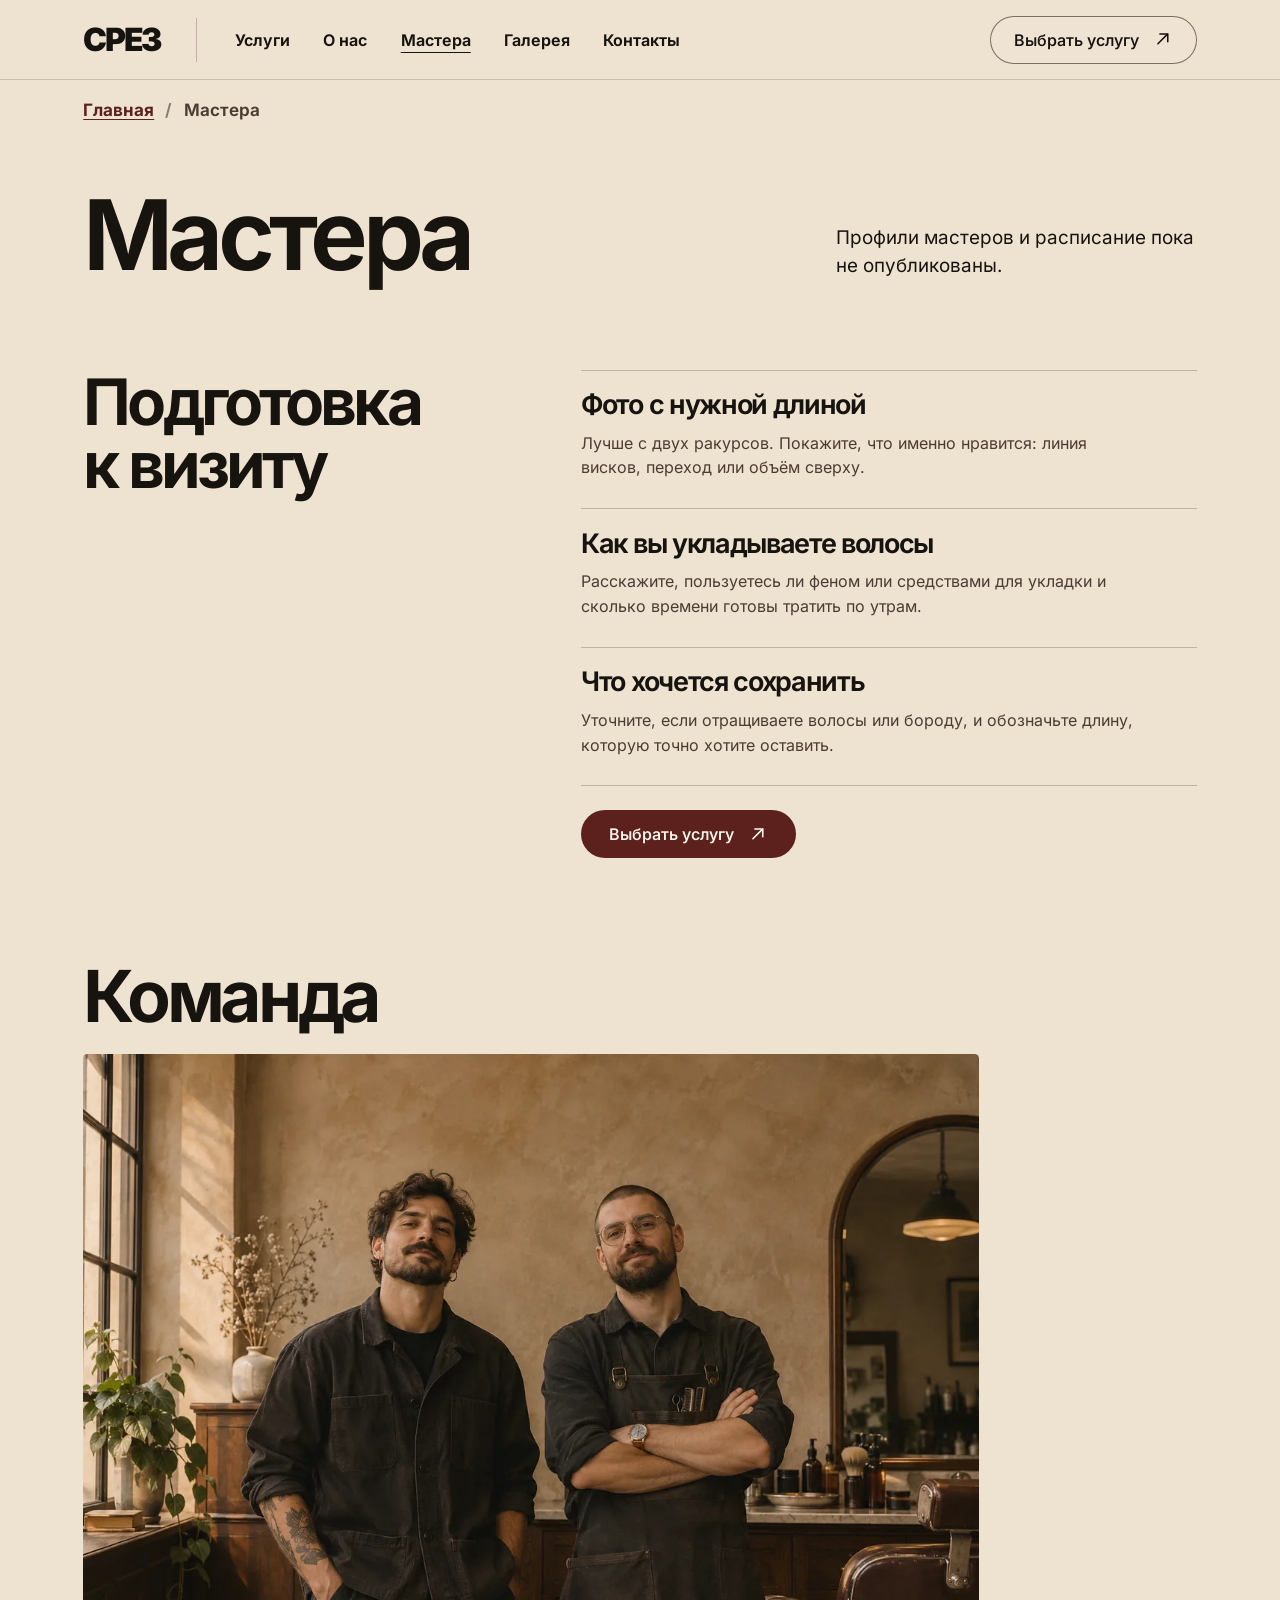
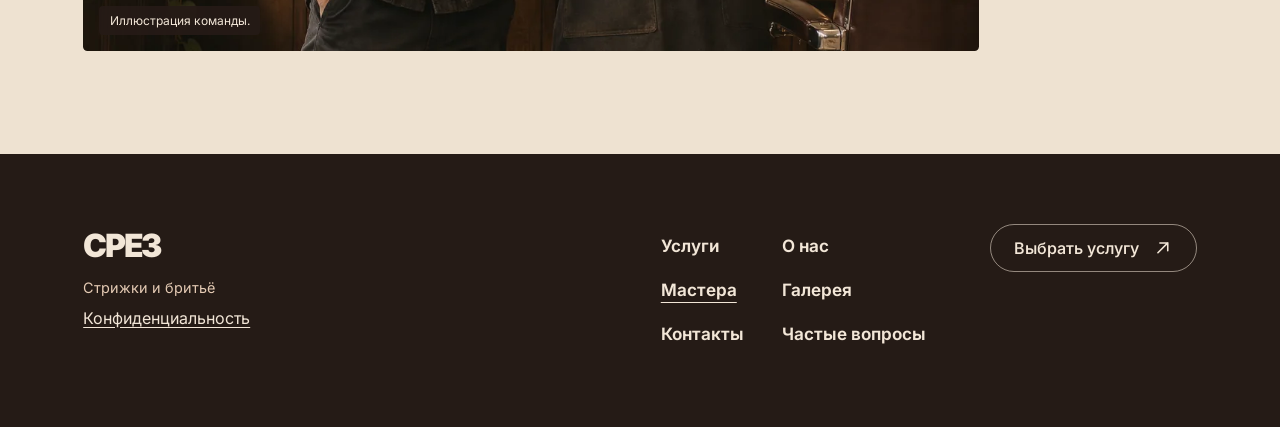
<file: team.html>
<!doctype html>
<html lang="ru">
<head>
  <meta charset="utf-8">
  <meta name="viewport" content="width=device-width, initial-scale=1">
  <meta name="theme-color" content="#eee2d1">
  <meta name="description" content="Как выбрать мастера и обсудить стрижку перед визитом в «СРЕЗ».">
  <title>Мастера — СРЕЗ</title>
  <meta property="og:type" content="website">
  <meta property="og:locale" content="ru_RU">
  <meta property="og:site_name" content="СРЕЗ">
  <meta property="og:title" content="Мастера — СРЕЗ">
  <meta property="og:description" content="Как выбрать мастера и обсудить стрижку перед визитом в «СРЕЗ».">
  <meta property="og:url" content="https://rudenko483.github.io/srez-barbershop/team.html">
  <meta property="og:image" content="https://rudenko483.github.io/srez-barbershop/share-cover.jpg">
  <meta property="og:image:width" content="1200">
  <meta property="og:image:height" content="630">
  <meta property="og:image:alt" content="Концепция интерьера барбершопа «СРЕЗ»">
  <meta name="twitter:card" content="summary_large_image">
  <link rel="icon" href="favicon.svg" type="image/svg+xml">
  <link rel="preload" href="inter-cyrillic.woff2" as="font" type="font/woff2" crossorigin>
  <link rel="stylesheet" href="styles.css?v=52cdd5524f8b">
  <link rel="stylesheet" href="pages.css?v=nav-size-1">
  <link rel="stylesheet" href="expanded.css?v=6c8934401356">
  <link rel="stylesheet" href="checklist.css?v=nav-size-1">
  <script src="checklist.js" defer></script>
  <script src="script.js?v=b8b6ca2ec48f" defer></script>
</head>
<body class="inner" data-page="team">
  <a class="skip-link" href="#main">К содержанию</a>
  <header class="header page-header">
    <a class="wordmark" href="index.html" aria-label="СРЕЗ, главная">СРЕЗ</a>
    <nav class="header-nav" aria-label="Основная навигация">
      <a href="services.html">Услуги</a>
      <a href="about.html">О нас</a>
      <a href="team.html" aria-current="page">Мастера</a>
      <a href="gallery.html">Галерея</a>
      <a href="contacts.html">Контакты</a>
    </nav>
    <div class="header-actions">
      <a class="pill pill-outline" href="booking.html">Выбрать услугу <span class="arrow" aria-hidden="true"><svg class="link-icon" width="18" height="18" viewBox="0 0 20 20" fill="none" stroke="currentColor" stroke-width="1.6" stroke-linecap="round" stroke-linejoin="round" aria-hidden="true" focusable="false"><path d="M5 15 15 5m-8 0h8v8"/></svg></span></a>
      <button type="button" class="menu-button" data-panel="menu" aria-label="Открыть меню"><span aria-hidden="true"></span></button>
    </div>
  </header>
  <nav class="wrap breadcrumb" aria-label="Путь к странице">
    <ol><li><a href="index.html">Главная</a></li><li aria-current="page">Мастера</li></ol>
  </nav>
  <main id="main" class="wrap" tabindex="-1">
  <section class="page-lead" aria-labelledby="page-title">
    <h1 id="page-title">Мастера</h1>
    <p>Профили мастеров и расписание пока не опубликованы.</p>
  </section>
  <section class="section editorial-grid visit-prep" id="visit" aria-labelledby="prepare-title">
    <h2 id="prepare-title">Подготовка<br>к визиту</h2>
    <div class="editorial-rows">
      <article data-reveal><h3>Фото с нужной длиной</h3><p>Лучше с двух ракурсов. Покажите, что именно нравится: линия висков, переход или объём сверху.</p></article>
      <article data-reveal><h3>Как вы укладываете волосы</h3><p>Расскажите, пользуетесь ли феном или средствами для укладки и сколько времени готовы тратить по утрам.</p></article>
      <article data-reveal><h3>Что хочется сохранить</h3><p>Уточните, если отращиваете волосы или бороду, и обозначьте длину, которую точно хотите оставить.</p></article>
      <a class="pill pill-primary" href="booking.html">Выбрать услугу <span class="arrow" aria-hidden="true"><svg class="link-icon" width="18" height="18" viewBox="0 0 20 20" fill="none" stroke="currentColor" stroke-width="1.6" stroke-linecap="round" stroke-linejoin="round" aria-hidden="true" focusable="false"><path d="M5 15 15 5m-8 0h8v8"/></svg></span></a>
    </div>
  </section>

  <section class="section team-demo" aria-labelledby="team-demo-title">
    <h2 id="team-demo-title">Команда</h2>
    <figure class="photo">
      <img src="team-demo.webp" alt="Два барбера в тёмной рабочей одежде в интерьере с арочным зеркалом." width="1200" height="800" loading="lazy">
      <figcaption>Иллюстрация команды.</figcaption>
    </figure>
  </section>
</main>

  <footer class="site-footer">
  <div class="wrap footer-grid">
    <div>
      <a class="wordmark" href="index.html" aria-label="СРЕЗ, главная">СРЕЗ</a>
      <p>Стрижки и бритьё</p>
      <a class="footer-privacy" href="privacy.html">Конфиденциальность</a>
    </div>
    <nav aria-label="Навигация в подвале">
      <a href="services.html">Услуги</a>
      <a href="about.html">О нас</a>
      <a href="team.html" aria-current="page">Мастера</a>
      <a href="gallery.html">Галерея</a>
      <a href="contacts.html">Контакты</a>
      <a href="index.html#faq">Частые вопросы</a>
    </nav>
    <a class="pill pill-outline" href="booking.html">Выбрать услугу <span class="arrow" aria-hidden="true"><svg class="link-icon" width="18" height="18" viewBox="0 0 20 20" fill="none" stroke="currentColor" stroke-width="1.6" stroke-linecap="round" stroke-linejoin="round" aria-hidden="true" focusable="false"><path d="M5 15 15 5m-8 0h8v8"/></svg></span></a>
  </div>
</footer>

  <a class="pill pill-primary mobile-action" href="booking.html">Выбрать услугу <span class="arrow" aria-hidden="true"><svg class="link-icon" width="18" height="18" viewBox="0 0 20 20" fill="none" stroke="currentColor" stroke-width="1.6" stroke-linecap="round" stroke-linejoin="round" aria-hidden="true" focusable="false"><path d="M5 15 15 5m-8 0h8v8"/></svg></span></a>

  <dialog id="panel" aria-labelledby="panel-title">
  <div class="panel-shell">
    <form method="dialog" class="panel-dismiss">
      <button type="submit" class="close-button" aria-label="Закрыть окно"><span aria-hidden="true"></span></button>
    </form>
    <h2 id="panel-title" tabindex="-1"></h2>
    <div id="panel-content"></div>
  </div>
</dialog>

<template id="menu">
  <nav class="panel-nav" aria-label="Меню сайта">
    <a href="index.html">Главная <span aria-hidden="true"><svg class="link-icon" width="18" height="18" viewBox="0 0 20 20" fill="none" stroke="currentColor" stroke-width="1.6" stroke-linecap="round" stroke-linejoin="round" aria-hidden="true" focusable="false"><path d="M5 15 15 5m-8 0h8v8"/></svg></span></a>
    <a href="services.html">Услуги <span aria-hidden="true"><svg class="link-icon" width="18" height="18" viewBox="0 0 20 20" fill="none" stroke="currentColor" stroke-width="1.6" stroke-linecap="round" stroke-linejoin="round" aria-hidden="true" focusable="false"><path d="M5 15 15 5m-8 0h8v8"/></svg></span></a>
      <a href="about.html">О нас <span aria-hidden="true"><svg class="link-icon" width="18" height="18" viewBox="0 0 20 20" fill="none" stroke="currentColor" stroke-width="1.6" stroke-linecap="round" stroke-linejoin="round" aria-hidden="true" focusable="false"><path d="M5 15 15 5m-8 0h8v8"/></svg></span></a>
      <a href="team.html" aria-current="page">Мастера <span aria-hidden="true"><svg class="link-icon" width="18" height="18" viewBox="0 0 20 20" fill="none" stroke="currentColor" stroke-width="1.6" stroke-linecap="round" stroke-linejoin="round" aria-hidden="true" focusable="false"><path d="M5 15 15 5m-8 0h8v8"/></svg></span></a>
      <a href="gallery.html">Галерея <span aria-hidden="true"><svg class="link-icon" width="18" height="18" viewBox="0 0 20 20" fill="none" stroke="currentColor" stroke-width="1.6" stroke-linecap="round" stroke-linejoin="round" aria-hidden="true" focusable="false"><path d="M5 15 15 5m-8 0h8v8"/></svg></span></a>
      <a href="contacts.html">Контакты <span aria-hidden="true"><svg class="link-icon" width="18" height="18" viewBox="0 0 20 20" fill="none" stroke="currentColor" stroke-width="1.6" stroke-linecap="round" stroke-linejoin="round" aria-hidden="true" focusable="false"><path d="M5 15 15 5m-8 0h8v8"/></svg></span></a>
    <a href="booking.html">Выбрать услугу <span aria-hidden="true"><svg class="link-icon" width="18" height="18" viewBox="0 0 20 20" fill="none" stroke="currentColor" stroke-width="1.6" stroke-linecap="round" stroke-linejoin="round" aria-hidden="true" focusable="false"><path d="M5 15 15 5m-8 0h8v8"/></svg></span></a>
  </nav>
</template>
<template id="interior">
  <img class="interior-image" src="interior.webp" width="1672" height="941" alt="Солнечный свет падает на штукатурку рядом с чёрным барберским креслом, полками и арочным зеркалом.">
  <p class="photo-caption">Визуализация интерьера «СРЕЗ».</p>
</template>

</body>
</html>
</file>
<file: styles.css>
@font-face {
  font-family: Inter;
  src: url(inter-cyrillic.woff2) format("woff2");
  font-weight: 400 900;
  font-display: swap;
  unicode-range: U+0301, U+0400-045F, U+0490-0491, U+04B0-04B1, U+2116;
}

@font-face {
  font-family: Inter;
  src: url(inter-latin.woff2) format("woff2");
  font-weight: 400 900;
  font-display: swap;
  unicode-range: U+0000-00FF, U+2000-206F, U+2191, U+2193, U+2212;
}

:root {
  color-scheme: light;
  font-family: Inter, Arial, sans-serif;
  color: #17130f;
  background: #d6c3ad;
  --ink: #17130f;
  --paper: #f2e6d7;
  --wine: #5d211d;
  --rule: #32251c40;
  --ease: cubic-bezier(.22, 1, .36, 1);
}

*, *::before, *::after { box-sizing: border-box; }
body, h1, h2, p { margin: 0; }
button, a { -webkit-tap-highlight-color: transparent; }
button {
  color: inherit;
  font: inherit;
  cursor: pointer;
  border: 0;
  padding: 0;
  background: none;
}
button:focus-visible, a:focus-visible, label:has(:focus-visible) {
  outline: 2px solid var(--wine);
  outline-offset: 4px;
  box-shadow: 0 0 0 4px var(--paper);
}

.hero {
  --gutter: clamp(2.5rem, 9.55vw, 12rem);
  position: relative;
  isolation: isolate;
  background: #d6c3ad;
  min-height: 100svh;
  display: grid;
  grid-template-rows: auto 1fr;
  overflow: clip;
}
.scene {
  position: absolute;
  inset: 0;
  overflow: hidden;
  z-index: -1;
  animation: scene-unfold 1.42s cubic-bezier(.31,.62,.24,1) 70ms both;
}
.scene img {
  display: block;
  width: 100%;
  height: 100%;
  object-fit: cover;
  object-position: 50% 53%;
  animation: settle 1.65s cubic-bezier(.26,.68,.26,1) both;
}
.scene::after {
  content: "";
  position: absolute;
  inset: 0;
  background:
    linear-gradient(180deg, #e1cdb78c, #e1cdb700 24%),
    linear-gradient(90deg, #dfcbb100, #edddc546 12%, #edddc52e 38%, #edddc500 51%);
}

.header {
  min-height: clamp(4.3rem, 6.25vw, 6.5rem);
  padding-inline: var(--gutter) clamp(1.5rem, 3.2vw, 4rem);
  display: flex;
  align-items: center;
  gap: clamp(1.15rem, 2.8vw, 2.8rem);
  border-bottom: 1px solid #22180f2b;
}
.wordmark {
  color: var(--ink);
  font-size: clamp(1.65rem, 2.5vw, 2.6rem);
  font-weight: 900;
  letter-spacing: -.072em;
  text-decoration: none;
  line-height: 1;
}
.header-nav, .header-actions { display: flex; align-items: center; }
.header-nav {
  border-left: 1px solid var(--rule);
  padding-left: clamp(1.15rem, 3vw, 3rem);
  gap: clamp(1rem, 2.6vw, 2.7rem);
}
.header-nav button {
  min-height: 44px;
  font-size: clamp(.8125rem, 1.04vw, 1.05rem);
  font-weight: 550;
  text-underline-offset: .35em;
}
.header-nav button:hover { text-decoration: underline; }
.header-actions { margin-inline-start: auto; gap: clamp(.55rem, 1.65vw, 1.6rem); }
.pill {
  min-height: 44px;
  width: fit-content;
  display: inline-flex;
  align-items: center;
  justify-content: center;
  gap: .85em;
  border: 1px solid transparent;
  border-radius: 100px;
  padding: .63em 1.45em;
  font-size: clamp(.8125rem, 1.05vw, 1.05rem);
  font-weight: 550;
  white-space: nowrap;
  transition: background-color 220ms ease, border-color 220ms ease;
}
.pill-outline {
  border-color: #35251b9c;
  background: #f2e6d754;
}
.pill-outline:hover { background: #f2e6d7c4; }
.pill-primary {
  min-height: clamp(2.9rem, 4vw, 4.1rem);
  padding-inline: 1.7em;
  background: var(--wine);
  color: #fff8ed;
}
.pill-primary:hover { background: #73312a; }
.arrow {
  font-family: Arial, sans-serif;
  font-size: 1.23em;
  line-height: 1;
  transition: transform 220ms var(--ease);
}
.pill:hover .arrow { transform: translate(2px, -2px); }
.menu-button, .close-button {
  min-height: 44px;
  min-width: 44px;
  display: grid;
  place-items: center;
  border-radius: 50%;
  transition: background-color 220ms ease;
}
.menu-button:hover, .close-button:hover { background: #f2e6d785; }
.menu-button span {
  width: 26px;
  height: 1px;
  background: currentColor;
  box-shadow: 0 6px currentColor, 0 -6px currentColor;
}

.intro {
  padding: clamp(3.5rem, 14.5svh, 12rem) var(--gutter) 3rem;
  align-self: start;
}
.eyebrow {
  display: flex;
  align-items: center;
  gap: .8em;
  margin-bottom: clamp(1rem, 2.35vw, 2.4rem);
  font-size: clamp(.7rem, 1.06vw, 1rem);
  font-weight: 650;
  letter-spacing: .22em;
  text-transform: uppercase;
}
.eyebrow::after {
  content: "";
  width: clamp(3rem, 7.5vw, 8.2rem);
  height: 1px;
  background: #392b20a8;
}
h1 {
  font-size: clamp(3rem, 5.55vw, 8.15rem);
  font-weight: 670;
  letter-spacing: -.057em;
  line-height: .94;
  text-transform: uppercase;
}
.heading-line {
  display: block;
  width: fit-content;
  padding-block: .085em .07em;
  margin-block: -.085em -.07em;
  padding-inline-end: .13em;
  overflow: clip;
}
.heading-words {
  display: block;
  transform-origin: left center;
  transform: scaleX(1.105);
}
.heading-word { display: inline-block; animation: lift 820ms cubic-bezier(.24,.74,.26,1) 180ms both; }
.heading-line { padding-inline-end: .85em; }
.heading-line + .heading-line .heading-word { animation-delay: 450ms; }
.heading-line + .heading-line .heading-word + .heading-word { animation-delay: 590ms; }
.description {
  margin-top: clamp(1.2rem, 1.8vw, 1.9rem);
  font-size: clamp(1rem, 1.57vw, 1.55rem);
  line-height: 1.25;
  font-weight: 500;
  letter-spacing: -.033em;
  --delay: 350ms;
}
.hero-actions {
  display: flex;
  align-items: center;
  gap: clamp(1rem, 2.75vw, 2.85rem);
  margin-top: clamp(1.65rem, 3.4vw, 3.5rem);
}
.interior-button {
  min-height: 44px;
  display: inline-flex;
  align-items: center;
  gap: .75em;
  font-size: clamp(.8125rem, 1.04vw, 1.05rem);
  font-weight: 550;
  white-space: nowrap;
}
.circle {
  width: clamp(2rem, 2.8vw, 2.9rem);
  aspect-ratio: 1;
  display: grid;
  place-items: center;
  border: 1px solid #32251ca1;
  border-radius: 50%;
  font: 1.15em/1 Arial, sans-serif;
  transition: background-color 220ms ease, color 220ms ease;
}
.interior-button:hover .circle { color: var(--paper); background: var(--ink); }

dialog {
  color: var(--ink);
  padding: 0;
  border: 0;
  width: min(34rem, calc(100% - 2rem));
  max-height: calc(100% - 2rem);
  background: var(--paper);
  border-radius: 1.4rem;
  box-shadow: 0 1.5rem 5rem #1f130e52;
}
dialog[data-view="interior"] { width: min(60rem, calc(100% - 2rem)); }
dialog[open] { animation: panel-in 380ms var(--ease) both; }
dialog::backdrop {
  background: #21160fc2;
  animation: fade 280ms ease both;
}
.panel-shell { position: relative; padding: clamp(1.35rem, 4.4vw, 2.6rem); }
.panel-dismiss { position: absolute; top: .9rem; right: .9rem; }
.close-button:hover { background: #d8c4ad; }
.close-button span, .close-button span::after {
  display: block;
  width: 21px;
  height: 1px;
  background: currentColor;
  transform: rotate(45deg);
}
.close-button span::after { content: ""; transform: rotate(90deg); }
h2 {
  padding-inline-end: 2.8rem;
  margin-bottom: 1.35rem;
  font-size: clamp(1.9rem, 5.5vw, 3.15rem);
  font-weight: 680;
  line-height: 1.1;
  letter-spacing: -.06em;
}
#panel-content { line-height: 1.5; }
#panel-content > p { margin-bottom: 1.25rem; }
#panel-content > :last-child { margin-bottom: 0; }
.panel-nav, .service-list { border-top: 1px solid var(--rule); }
.panel-nav button, .service-list li {
  display: flex;
  justify-content: space-between;
  gap: .5rem;
  width: 100%;
  min-height: 44px;
  align-items: center;
  border-bottom: 1px solid var(--rule);
  padding: .7rem .15rem;
  text-align: left;
}
.panel-nav button:hover { color: var(--wine); background: #ead9c6; }
.service-list { padding: 0; margin: 0 0 1.25rem; }
.service-list li { align-items: flex-start; flex-direction: column; gap: .1rem; }
.service-list span, .photo-caption { font-size: .9rem; }
fieldset { margin: 0; padding: 0; border: 0; }
legend { margin-bottom: .55rem; padding: 0; font-weight: 650; }
fieldset label {
  display: flex;
  align-items: center;
  gap: .6rem;
  min-height: 44px;
  padding: .45rem .6rem;
  border-radius: .5rem;
  cursor: pointer;
}
fieldset label:hover, fieldset label:has(:checked) { background: #e6d2ba; }
fieldset input { accent-color: var(--wine); }
.selection { min-height: 1.5em; margin-top: .7rem; font-size: .9rem; }
.interior-image { display: block; width: 100%; height: auto; border-radius: .65rem; }
.photo-caption { margin-top: .6rem; }

.enter { animation: enter 750ms var(--ease) var(--delay, 80ms) both; }
@keyframes scene-unfold {
  from { clip-path: inset(0 0 0 59%); opacity: .68; }
  35% { opacity: .94; }
  to { clip-path: inset(0); opacity: 1; }
}
@keyframes settle { from { transform: scale(1.105); } to { transform: scale(1); } }
@keyframes lift {
  from { transform: translateY(113%); }
  to { transform: translateY(0); }
}
@keyframes enter { from { opacity: 0; transform: translateY(.75rem); } }
@keyframes panel-in { from { opacity: 0; transform: translateY(.9rem) scale(.985); } }
@keyframes fade { from { opacity: 0; } }

@media (min-width: 801px) and (max-aspect-ratio: 3/2) {
  .scene img { object-position: 34% center; }
  .scene::after {
    background: linear-gradient(90deg, #e6d3bdbd, #e6d3bd4d 43%, transparent 65%),
      linear-gradient(180deg, #e1cdb78c, transparent 26%);
  }
}

@media (max-width: 800px) {
  .hero { --gutter: clamp(1.35rem, 5.8vw, 3.6rem); background: #dfcdb7; }
  .header { min-height: 4.3rem; padding-inline: var(--gutter); }
  .header-nav { display: none; }
  .intro { padding-top: clamp(3.1rem, 9.2svh, 7rem); }
  h1 { font-size: clamp(2.7rem, 10vw, 5rem); }
  .scene { top: 29%; }
  .scene img { object-position: 72% bottom; }
  .scene::after {
    background: linear-gradient(180deg, #dfcdb7, #dfcdb7e8 13%, #dfcdb766 35%, transparent 56%);
  }
  .hero-actions { margin-top: 1.4rem; }
}

@media (max-width: 800px) and (max-height: 500px) and (orientation: landscape) {
  .scene { top: 0; left: 28%; }
  .scene::after { background: linear-gradient(90deg, #dfcdb7, #dfcdb7a6 40%, transparent 75%); }
  .intro { padding-block: 1.6rem 1.3rem; }
  h1 { font-size: clamp(2.7rem, 6.5vw, 4rem); }
  .description, .hero-actions { margin-top: .8rem; }
}

@media (max-width: 360px) {
  .hero { --gutter: 1.1rem; }
  .header-actions { gap: .35rem; }
  h1 { font-size: clamp(2.2rem, 12vw, 2.7rem); }
}

@media (prefers-reduced-motion: reduce) {
  *, *::before, *::after { animation: none !important; transition: none !important; }
}
</file>
<file: pages.css>
:root {
  --cream: #eee2d1;
  --sand: #ddc8ae;
  --espresso: #251b16;
  --soft-ink: #4c3d33;
}

body { background: var(--cream); }
[id] { scroll-margin-top: 1.4rem; }
.wrap { width: min(80.5rem, 100% - clamp(2.75rem, 13vw, 13rem)); margin-inline: auto; }
.section { padding-block: clamp(3.5rem, 8vw, 8rem); }
.skip-link {
  position: fixed;
  inset: 1rem auto auto 1rem;
  z-index: 10;
  transform: translateY(-200%);
  padding: .75rem 1rem;
  color: var(--paper);
  background: var(--wine);
  border-radius: .4rem;
}
.skip-link:focus { transform: translateY(0); }

.header-nav a {
  display: inline-flex;
  align-items: center;
  min-height: 44px;
  color: inherit;
  font-size: clamp(1rem, 1.2vw, 1.125rem);
  font-weight: 650;
  text-decoration: none;
  text-underline-offset: .35em;
}
.header-nav a:hover, .header-nav a[aria-current], .site-footer nav a:hover,
.site-footer nav a[aria-current] { text-decoration: underline; }
.page-header {
  background: var(--cream);
  padding-inline: clamp(1.35rem, 6.5vw, 6.5rem);
}
main h2 {
  padding: 0;
  margin: 0;
  font-size: clamp(2.2rem, 5.6vw, 5.2rem);
  line-height: .99;
  letter-spacing: -.06em;
}
.section-heading {
  display: flex;
  align-items: end;
  justify-content: space-between;
  gap: 1.3rem;
  margin-bottom: clamp(1.4rem, 3vw, 2.8rem);
}
.text-link {
  display: inline-flex;
  width: fit-content;
  min-height: 44px;
  align-items: center;
  gap: .65em;
  font-size: clamp(1.125rem, 1.55vw, 1.3125rem);
  line-height: 1.35;
  font-weight: 700;
  color: var(--wine);
  text-decoration: underline;
  text-underline-offset: .33em;
  text-decoration-color: #5d211db3;
  transition: text-decoration-color 180ms ease;
}
.text-link:hover { text-decoration-color: currentColor; }
.text-link span, .round-arrow { transition: transform 280ms var(--ease), background-color 200ms ease; }
.text-link:hover span { transform: translate(3px, -3px); }
.home-offers a {
  display: flex;
  align-items: center;
  justify-content: space-between;
  gap: 1rem;
  padding: clamp(1.05rem, 2.3vw, 2.15rem) .15rem;
  border-top: 1px solid var(--rule);
  color: var(--ink);
  text-decoration: none;
}
.home-offers a:last-child { border-bottom: 1px solid var(--rule); }
.home-offers strong {
  display: block;
  font-size: clamp(1.4rem, 3.25vw, 3.1rem);
  font-weight: 630;
  letter-spacing: -.06em;
}
.home-offers small {
  display: block;
  margin-top: .3rem;
  color: var(--soft-ink);
  font-size: clamp(.875rem, 1.15vw, 1.025rem);
}
.round-arrow {
  display: grid;
  flex: 0 0 auto;
  place-items: center;
  width: clamp(2.45rem, 5vw, 4.6rem);
  aspect-ratio: 1;
  border: 1px solid var(--rule);
  border-radius: 50%;
  font: clamp(1.2rem, 2.1vw, 1.9rem)/1 Arial, sans-serif;
}
.home-offers a:hover .round-arrow { transform: rotate(10deg); background: var(--sand); }
.studio-teaser { background: #d9c3a8; padding-block: clamp(2.8rem, 7vw, 6.5rem); }
.photo {
  position: relative;
  overflow: hidden;
  margin: 0;
  background: #634c38;
  border-radius: .28rem;
}
.photo img {
  display: block;
  width: 100%;
  height: 100%;
  object-fit: cover;
  transition: transform 800ms var(--ease);
}
@media (hover: hover) { .photo:hover img { transform: scale(1.025); } }
.photo figcaption {
  position: absolute;
  inset: auto auto 1rem 1rem;
  padding: .45rem .65rem;
  border-radius: .25rem;
  background: #251b16eb;
  color: var(--paper);
  font-size: .75rem;
}
.photo .photo-credit { padding-block: .25rem; }
.photo-credit a {
  display: inline-flex;
  align-items: center;
  min-height: 24px;
  color: inherit;
  text-underline-offset: .2em;
}
.photo-credit a:focus-visible { outline-color: var(--paper); }
.page-lead {
  display: grid;
  grid-template-columns: minmax(0, 1.6fr) minmax(0, .8fr);
  align-items: end;
  gap: clamp(.8rem, 2.4vw, 2.4rem);
  padding-block: clamp(1.7rem, 3.8vw, 3.8rem) clamp(1.5rem, 3vw, 3rem);
}
.inner h1 {
  font-size: clamp(2.8rem, 7.6vw, 7.1rem);
  font-weight: 660;
  letter-spacing: -.059em;
  line-height: .94;
  text-transform: none;
}
.page-lead p {
  max-width: 29rem;
  font-size: clamp(1rem, 1.47vw, 1.24rem);
  line-height: 1.5;
}
.editorial-grid {
  display: grid;
  grid-template-columns: minmax(0, .9fr) minmax(0, 1.3fr);
  align-items: start;
  gap: clamp(1.5rem, 5.6vw, 5.6rem);
}
.editorial-grid h2 { font-size: clamp(2.1rem, 5vw, 4.75rem); }
.editorial-rows p { max-width: 35rem; margin-block: .65rem .4rem; color: var(--soft-ink); line-height: 1.55; }
.site-footer .pill-outline { border-color: #f2e6d78a; background: transparent; }
.site-footer .pill-outline:hover { background: #f2e6d725; }

.editorial-rows article { border-top: 1px solid var(--rule); padding-block: 1.1rem 1.35rem; }
.editorial-rows article:last-of-type { border-bottom: 1px solid var(--rule); }
.editorial-rows h3 {
  margin: 0;
  font-size: clamp(1.25rem, 2.1vw, 2rem);
  letter-spacing: -.049em;
  font-weight: 650;
}
.editorial-rows .pill { margin-top: 1.5rem; }
.related {
  display: flex;
  flex-wrap: wrap;
  column-gap: clamp(1.6rem, 4.2vw, 4.5rem);
  row-gap: .35rem;
  padding-block: 1.5rem clamp(2.8rem, 6vw, 6rem);
  border-top: 1px solid var(--rule);
}

.site-footer {
  background: var(--espresso);
  color: var(--paper);
  padding-block: clamp(2.4rem, 5.5vw, 5.25rem);
}
.footer-grid {
  display: grid;
  grid-template-columns: minmax(0, 1fr) auto auto;
  align-items: start;
  gap: clamp(1.4rem, 5vw, 5rem);
}
.site-footer .wordmark { color: inherit; display: inline-flex; min-height: 44px; align-items: center; }
.site-footer p { margin-top: .65rem; color: #e5cbb4; font-size: .9rem; }
.site-footer nav { display: grid; grid-template-columns: auto auto; column-gap: clamp(1rem, 3vw, 3rem); }
.site-footer nav a {
  display: inline-flex;
  align-items: center;
  min-height: 44px;
  color: inherit;
  font-size: 1.0625rem;
  font-weight: 650;
  text-decoration: none;
  text-underline-offset: .35em;
}
.site-footer :focus-visible { outline-color: var(--paper); }

.panel-nav a {
  display: flex;
  justify-content: space-between;
  gap: .5rem;
  min-height: 48px;
  align-items: center;
  font-size: 1.25rem;
  line-height: 1.35;
  font-weight: 650;
  border-bottom: 1px solid var(--rule);
  padding: .7rem .15rem;
  text-decoration: none;
  color: inherit;
}
.panel-nav a:hover, .panel-nav a[aria-current] { color: var(--wine); background: #ead9c6; }
.notes-label { display: block; margin-block: .95rem .4rem; font-weight: 650; }
.notes-label span { font-size: .86rem; font-weight: 450; }
textarea {
  display: block;
  width: 100%;
  resize: vertical;
  padding: .62rem .7rem;
  border: 1px solid #77614e;
  border-radius: .35rem;
  background: #fbf3e8;
  color: var(--ink);
  font: inherit;
}
textarea::placeholder { color: #6e5c4f; }
#booking-form > .pill { margin-top: 1.1rem; }
#booking-summary h3 { margin-block: 0 .5rem; }
.summary-notes { overflow-wrap: anywhere; white-space: pre-wrap; color: var(--soft-ink); }
#booking-summary .text-link { margin-top: .65rem; }
summary:focus-visible, textarea:focus-visible {
  outline: 2px solid var(--wine);
  outline-offset: 4px;
  box-shadow: 0 0 0 4px var(--paper);
}

@view-transition { navigation: auto; }
::view-transition-old(root) { animation: route-out 360ms var(--ease) both; }
::view-transition-new(root) { animation: route-in 580ms var(--ease) both; }
@keyframes route-out { to { opacity: .18; transform: translateY(-1rem); } }
@keyframes route-in {
  from { opacity: .45; clip-path: inset(9% 0 0); transform: translateY(1.05rem); }
  to { opacity: 1; clip-path: inset(0); transform: translateY(0); }
}
[data-reveal].revealed { animation: reveal-in 650ms var(--ease) both; }
[data-reveal="photo"].revealed { animation-name: photo-sweep; animation-duration: 850ms; }
[data-reveal="side"].revealed { animation-name: side-in; animation-duration: 740ms; }
[data-reveal="line"].revealed { animation-name: line-in; animation-duration: 700ms; }
[data-reveal].revealed:focus-within { animation: none; }
@keyframes reveal-in { from { opacity: .45; transform: translateY(.85rem); } }
@keyframes photo-sweep {
  from { opacity: .6; clip-path: inset(0 15% 0 0); }
  to { opacity: 1; clip-path: inset(0); }
}
@keyframes side-in { from { opacity: .4; transform: translateX(-1rem); } }
@keyframes line-in {
  from { opacity: .48; clip-path: inset(0 8% 0 0); transform: translateY(1.25rem); }
  to { opacity: 1; clip-path: inset(0); transform: translateY(0); }
}
@media (max-width: 800px) {
  .wrap { width: calc(100% - clamp(2.75rem, 11.6vw, 7.2rem)); }
}
@media (max-width: 640px) {
  .section-heading { align-items: start; flex-direction: column; gap: .45rem; }
  .page-lead, .editorial-grid, .footer-grid { grid-template-columns: minmax(0, 1fr); }
  .site-footer nav { grid-template-columns: repeat(2, minmax(0, 1fr)); }
}
@media (max-width: 360px) {
  .inner h1 { font-size: 3rem; }
  .related { flex-direction: column; }
}
@media (prefers-reduced-motion: reduce) {
  @view-transition { navigation: none; }
  *, *::before, *::after, ::view-transition-group(*), ::view-transition-old(*),
  ::view-transition-new(*) { animation: none !important; transition: none !important; }
}
</file>
<file: expanded.css>
[hidden] { display: none !important; }
.pill {
  min-height: 48px;
  font-size: clamp(1rem, 1.22vw, 1.125rem);
  text-decoration: none;
}
.pill-outline { color: inherit; }
.hero-actions:focus-within { animation: none; }
@keyframes hero-controls-in { from { opacity: .7; transform: translateY(.55rem); } }
@media (min-width: 901px) { .menu-button { display: none; } }
.hero-actions {
  flex-wrap: wrap;
  gap: clamp(.5rem, 1.35vw, 1.35rem);
  animation: hero-controls-in 640ms var(--ease) 490ms both;
}
.hero-actions :is(.pill, .interior-button) {
  min-height: clamp(3.5rem, 4.65vw, 4.35rem);
  font-size: clamp(1.125rem, 1.55vw, 1.25rem);
  font-weight: 680;
}
.hero-actions .interior-button {
  padding-inline: 1.05em 1.25em;
  border: 1px solid #36241776;
  border-radius: 100px;
  background: #f3e6d4e8;
  gap: .55em;
  transition: background-color 220ms ease;
}
.hero-actions .interior-button:hover { background: #fff4e5; }
.hero-actions .circle { width: 1.45em; }
.home .description { max-width: 31rem; }
.hero-break { display: none; }
@media (min-width: 901px) { .hero-break { display: initial; } }

.service-rows {
  display: grid;
  grid-template-columns: repeat(2, minmax(0, 1fr));
  gap: clamp(.9rem, 2vw, 1.8rem);
  margin-bottom: clamp(1.5rem, 3vw, 3rem);
}
.service-row {
  display: flex;
  flex-direction: column;
  padding: clamp(1.15rem, 2.8vw, 2.7rem);
  border: 1px solid var(--rule);
  border-radius: .35rem;
  background: #f7ebdc;
}
.service-row h2 { font-size: clamp(1.75rem, 3.25vw, 3.1rem); }
.service-row dl { margin: 1rem 0 1.25rem; }
.service-row dl > div {
  display: grid;
  grid-template-columns: 5.8rem minmax(0, 1fr);
  gap: .55rem;
  padding-block: .6rem;
  border-top: 1px solid var(--rule);
  line-height: 1.48;
}
.service-row dt { font-weight: 650; }
.service-row dd { margin: 0; color: var(--soft-ink); }
.service-actions { display: flex; flex-wrap: wrap; align-items: center; gap: .4rem 1rem; margin-top: auto; }
.service-actions .pill { padding-inline: 1.02em; }
.visit-prep { padding-top: clamp(1rem, 4vw, 3.6rem); }

.process-photos, .result-grid { display: grid; gap: clamp(.8rem, 2vw, 1.8rem); }
.process-photos { grid-template-columns: minmax(0, 1.3fr) minmax(0, .7fr); align-items: end; }
.process-cut { aspect-ratio: 1.38; }
.process-cut img { object-position: 50% 45%; }
.process-tools { aspect-ratio: 1.13; }
.result-grid { grid-template-columns: minmax(0, 1.3fr) repeat(2, minmax(0, 1fr)); margin-bottom: clamp(1.5rem, 3vw, 3rem); }
.result-preview { grid-template-columns: minmax(0, 1.22fr) minmax(0, .78fr); margin-bottom: 0; }
.result-card { min-width: 0; margin: 0; }
.result-image {
  position: relative;
  display: block;
  overflow: hidden;
  height: clamp(11.5rem, 29vw, 25rem);
  border-radius: .32rem;
  background: var(--espresso);
}
.result-image img { display: block; width: 100%; height: 100%; object-fit: cover; object-position: center 17%; transition: transform 480ms var(--ease); }
#result-fade .result-image img { object-position: center 3%; }
.result-image:is(:hover, :focus-visible) img { transform: scale(1.035); }
.result-image > span {
  position: absolute;
  right: .55rem;
  bottom: .55rem;
  display: grid;
  place-items: center;
  width: 44px;
  height: 44px;
  border-radius: 50%;
  color: var(--paper);
  background: var(--espresso);
  font-size: 1.4rem;
}
.result-card figcaption { display: grid; gap: .22rem; padding-top: .72rem; line-height: 1.43; }
.result-card figcaption strong { font-size: clamp(1rem, 1.55vw, 1.3rem); font-weight: 650; }
.result-card figcaption > span, .result-credit { color: var(--soft-ink); font-size: .84rem; }
.result-card figcaption a, .result-credit a { color: var(--wine); text-underline-offset: .15em; }
dialog[data-view="result"] { width: min(61rem, calc(100% - 1.5rem)); }
.result-enlarged { display: block; width: 100%; max-height: 69dvh; object-fit: contain; background: var(--espresso); border-radius: .3rem; }
.result-credit { margin-top: .8rem; }
.booking-notes summary {
  min-height: 46px;
  display: list-item;
  align-content: center;
  cursor: pointer;
  font-weight: 630;
  color: var(--wine);
}
.booking-notes { margin-top: .6rem; }
.booking-notes summary span { font-size: .87rem; font-weight: 450; }
.booking-actions { display: flex; flex-wrap: wrap; align-items: center; gap: .6rem 1.2rem; margin-top: .7rem; }
#booking-selected { font-weight: 640; }
.booking-actions .pill { margin-left: auto; }
.back-link {
  display: inline-flex;
  align-items: center;
  min-height: 44px;
  margin-top: clamp(1rem, 2.8vw, 2.5rem);
  color: inherit;
  text-decoration: underline;
  text-underline-offset: .25em;
}
.detail-lead, .combo-lead {
  display: grid;
  grid-template-columns: minmax(0, 1.12fr) minmax(0, .88fr);
  align-items: center;
  gap: clamp(1.75rem, 6vw, 6.5rem);
  padding-block: clamp(1.45rem, 4.2vw, 4rem) clamp(1rem, 4vw, 4rem);
}
.detail-copy h1 {
  font-size: clamp(3rem, 7.6vw, 7.7rem);
}
.detail-copy p {
  max-width: 33rem;
  margin-block: clamp(1rem, 2.45vw, 2rem) 1.55rem;
  font-size: clamp(1.03rem, 1.45vw, 1.26rem);
  line-height: 1.56;
}
.detail-copy p, .detail-copy .pill { animation: enter 690ms var(--ease) 130ms both; }
.detail-photo {
  aspect-ratio: 1.12;
  animation: photo-sweep 980ms var(--ease) 80ms both;
}
.haircut-photo img { object-position: center 45%; }
.beard-photo img { object-position: center 58%; }
.beard-lead {
  padding-bottom: clamp(1rem, 3vw, 3rem);
  background: var(--espresso);
  color: var(--paper);
}
.beard-lead .pill-outline {
  border-color: #f2e6d78a;
  background: transparent;
}
.beard-lead .pill-outline:hover { background: #f2e6d72b; }
.beard-lead :is(.pill-outline, .back-link):focus-visible { outline-color: var(--paper); }
.choice-grid {
  display: grid;
  grid-template-columns: repeat(2, minmax(0, 1fr));
  gap: clamp(1rem, 3vw, 3rem);
}
.choice-card {
  display: flex;
  flex-direction: column;
  align-items: flex-start;
  gap: 1rem;
  padding: clamp(1.35rem, 3vw, 2.65rem);
  background: #e2d1ba;
  border-radius: .35rem;
}
.choice-card h2, .booking-aside h2, #booking-summary h2 {
  font-size: clamp(1.65rem, 3.4vw, 3.2rem);
  letter-spacing: -.052em;
}
.choice-card p, .booking-aside p { line-height: 1.55; }
.choice-card .pill { margin-top: auto; }
.combo-lead { grid-template-columns: minmax(0, .86fr) minmax(0, 1.14fr); }
.combo-images {
  display: grid;
  grid-template-columns: repeat(2, minmax(0, 1fr));
  gap: .75rem;
  align-items: start;
}
.combo-images .photo { aspect-ratio: .8; animation: photo-sweep 900ms var(--ease) both; }
.combo-images .combo-beard { margin-top: 3.2rem; animation-delay: 130ms; }
.combo-hair img { object-position: center 43%; }
.combo-beard img { object-position: 42% center; }
.combo-images .photo-credit {
  inset: auto .35rem .35rem;
  width: fit-content;
  max-width: calc(100% - .7rem);
}

.booking-grid {
  display: grid;
  grid-template-columns: minmax(0, 1.45fr) minmax(0, .75fr);
  gap: clamp(1.5rem, 6vw, 6rem);
  padding-bottom: clamp(3.25rem, 8vw, 7.25rem);
  align-items: start;
}
.booking-workspace, .booking-aside {
  padding: clamp(1.25rem, 3.3vw, 3rem);
  border-radius: .35rem;
  background: #e2d1ba;
}
.booking-aside p { margin-block: .85rem .5rem; }
.booking-workspace fieldset { display: grid; gap: .45rem; }
.booking-workspace legend { font-size: 1.15rem; margin-bottom: .85rem; }
.booking-workspace fieldset label {
  min-height: 54px;
  padding: .55rem .7rem;
  border: 1px solid #8a725b;
  background: #f5e9d9;
}
.booking-workspace fieldset label:has(:checked) {
  border-color: var(--wine);
  background: #e7cbb2;
}
.booking-workspace input { flex-shrink: 0; }
.booking-workspace label strong { font-weight: 650; }
.booking-workspace label small { display: block; font-size: .85rem; color: var(--soft-ink); margin-top: .15rem; }
#booking-summary { animation: enter 430ms var(--ease) both; }
#booking-summary .summary-service { font-weight: 650; margin-block: 1.05rem .4rem; }
.booking-summary-note { margin-top: .9rem; }
@media (max-width: 900px) {
  .header-nav { display: none; }
}
@media (max-width: 640px) {
  .detail-lead, .combo-lead, .choice-grid, .booking-grid { grid-template-columns: minmax(0, 1fr); }
  .detail-photo { aspect-ratio: 1.25; }
  .combo-images .combo-beard { margin-top: 1.5rem; }
  .service-rows { grid-template-columns: 1fr; }
  .result-grid { grid-template-columns: repeat(2, minmax(0, 1fr)); gap: 1rem .65rem; }
  .result-grid:not(.result-preview) .result-card:last-child { grid-column: 1 / -1; }
  .result-image { height: auto; aspect-ratio: .93; }
  .result-grid:not(.result-preview) .result-card:last-child .result-image { aspect-ratio: 1.5; }
  .result-image > span { width: 36px; height: 36px; right: .4rem; bottom: .4rem; }
  .process-photos { grid-template-columns: 1fr; }
  .process-tools { width: 75%; justify-self: end; aspect-ratio: 1.45; }
  .booking-actions .pill { width: 100%; margin: 0; }
}
@media (max-width: 800px) and (orientation: portrait) {
  .scene { top: auto; height: clamp(15.5rem, 80vw, 31rem); }
  .scene img { object-position: 6% bottom; }
  .scene::after { background: linear-gradient(180deg, #dfcdb7, #dfcdb798 14%, transparent 39%); }
  .intro { padding-top: clamp(2.45rem, 7svh, 5rem); }
}
@media (max-width: 410px) {
  .header-actions .pill, .hero-actions .pill { padding-inline: 1.02em; gap: .5em; }
  .hero-actions .pill, .hero-actions .interior-button { padding-inline: .62em; gap: .4em; }
  .hero-actions .circle { width: 1.25em; }
  .header { gap: .65rem; }
  .header-actions { gap: .3rem; }
}
</file>
<file: checklist.css>
.breadcrumb {
  padding-block: .5rem;
  color: var(--soft-ink);
  font-size: 1.0625rem;
  line-height: 1.35;
}
.breadcrumb ol {
  display: flex;
  align-items: center;
  flex-wrap: wrap;
  gap: 0 .7rem;
  padding: 0;
  margin: 0;
  list-style: none;
}
.breadcrumb li {
  display: flex;
  align-items: center;
  gap: .7rem;
  min-height: 2.75rem;
}
.breadcrumb li + li::before {
  content: "/" / "";
  opacity: .62;
}
.breadcrumb a {
  display: inline-flex;
  align-items: center;
  min-height: 44px;
  color: var(--wine);
  font-weight: 700;
  text-underline-offset: .2em;
}
.breadcrumb [aria-current] { font-weight: 650; }
.footer-privacy {
  display: inline-flex;
  align-items: center;
  min-height: 44px;
  color: inherit;
  text-underline-offset: .2em;
  font-size: 1rem;
}
.mobile-action { display: none; }
.link-icon { display: inline-block; flex: 0 0 auto; width: 1em; height: 1em; vertical-align: -.12em; }
.success-check { color: #238451; flex: 0 0 auto; display: block; }
#booking-summary .success-check { margin-bottom: 1rem; }
.scene picture { display: contents; }
.booking-workspace #booking-summary > .text-link {
  display: inline-flex;
  align-items: center;
  min-height: 44px;
  margin-inline-end: 1rem;
}
.checklist-section { padding-block: clamp(2.75rem, 6vw, 6rem); }
@media (min-width: 780px) {
  .visit-guide { display: grid; grid-template-columns: 1fr 1fr; gap: 0 2rem; max-width: none; }
  .visit-guide details { align-self: start; }
  .visit-guide details:last-child { border-block-end: 0; }
}
.checklist-note { color: var(--soft-ink); line-height: 1.5; }
.review-grid {
  display: grid;
  grid-template-columns: repeat(2, minmax(0, 1fr));
  gap: 1rem;
  margin-top: 1.25rem;
}
.review-grid figure {
  margin: 0;
  padding: clamp(1.25rem, 3vw, 2.5rem);
  background: var(--paper);
  border: 1px solid var(--rule);
  border-radius: 1rem;
}
.review-grid blockquote {
  margin: 0 0 1rem;
  font-size: clamp(1.3rem, 2.5vw, 1.75rem);
  line-height: 1.38;
}
.review-grid figcaption { color: var(--soft-ink); }
.faq-list {
  max-width: 58rem;
  margin-block-start: clamp(1rem, 3vw, 2.5rem);
}
.faq-list details { border-block-start: 1px solid var(--rule); }
.faq-list details:last-child { border-block-end: 1px solid var(--rule); }
.faq-list summary {
  cursor: pointer;
  padding-block: 1rem;
  font-size: clamp(1rem, 2.2vw, 1.3rem);
  font-weight: 650;
  text-underline-offset: .2em;
}
.faq-list summary:hover { text-decoration: underline; }
.faq-list summary:focus-visible {
  outline: 2px solid var(--wine);
  outline-offset: 4px;
}
.faq-list p {
  max-width: 65ch;
  padding-bottom: 1.2rem;
  color: var(--soft-ink);
  line-height: 1.55;
}
.faq-list a, .privacy-copy a { color: var(--wine); text-underline-offset: .2em; }
.team-demo { padding-block-start: 0; }
.team-demo figure { max-width: 56rem; margin: 1.4rem 0 0; }
.team-demo .photo img { height: auto; aspect-ratio: 3 / 2; }
.contact-map, .privacy-copy { padding-block: 1rem clamp(3rem, 7vw, 7rem); }
.contact-map p, .privacy-copy p {
  max-width: 65ch;
  margin-block: .75rem 1rem;
  line-height: 1.55;
}
.contact-map .pill { margin-block: .4rem; }
.contact-map .text-link { margin-inline-end: 1rem; }
.contact-map iframe {
  display: block;
  width: 100%;
  height: clamp(18rem, 45vw, 29rem);
  margin-top: 1rem;
  border: 1px solid var(--rule);
  border-radius: .75rem;
}
.privacy-copy section + section { margin-top: 2.5rem; }
.privacy-copy h2 { font-size: clamp(1.5rem, 3vw, 2.25rem); }
[data-page="privacy"] h1 { overflow-wrap: anywhere; font-size: clamp(1.75rem, 7vw, 5.2rem); }
.analytics-choice {
  position: fixed;
  z-index: 8;
  inset: auto 1rem 1rem auto;
  width: min(23rem, calc(100% - 2rem));
  padding: 1rem;
  border: 1px solid var(--rule);
  border-radius: 1rem;
  background: var(--cream);
  box-shadow: 0 .6rem 2rem #21160f30;
}
.analytics-choice p { margin-bottom: .7rem; line-height: 1.45; }
.analytics-choice a { color: var(--wine); }
.analytics-choice button { margin: .2rem .35rem .2rem 0; }
.not-found {
  min-height: 100svh;
  display: grid;
  align-content: center;
  gap: 2.5rem;
  padding-block: 2rem;
}
.not-found .wordmark { justify-self: start; min-height: 44px; align-content: center; }
.not-found-code { color: var(--wine); font-weight: 760; }
.not-found h1 {
  max-width: 13ch;
  margin-block: .35rem .75rem;
  font-size: clamp(2.5rem, 9vw, 6rem);
  line-height: 1.03;
  letter-spacing: -.065em;
}
.not-found-actions { display: flex; flex-wrap: wrap; gap: .75rem; margin-top: 1.25rem; }
@media (max-width: 640px) {
  .page-header .header-actions > .pill { display: none; }
  .review-grid { grid-template-columns: minmax(0, 1fr); }
  body:has(.mobile-action) { padding-bottom: calc(4.75rem + env(safe-area-inset-bottom)); }
  html:has(.mobile-action) { scroll-padding-bottom: calc(4.75rem + env(safe-area-inset-bottom)); }
  .mobile-action {
    position: fixed;
    display: inline-flex;
    justify-content: center;
    z-index: 5;
    inset: auto .85rem calc(.65rem + env(safe-area-inset-bottom));
    min-height: 50px;
    box-shadow: 0 .4rem 1.1rem #21160f38;
  }
  .analytics-choice { bottom: calc(4.8rem + env(safe-area-inset-bottom)); }
}
</file>
<file: receipt.css>
.receipt-screen {
  --receipt-bg:#21211f; --receipt-ink:#faf5ef; --receipt-muted:#cdc7bd;
  --receipt-green:#97e8b1; --receipt-line:#ffffff55;
  position:fixed; inset:0; width:100%; height:100dvh;
  max-width:none; max-height:none; margin:0; border:0; border-radius:0;
  padding:max(4.5rem,env(safe-area-inset-top)) clamp(1.25rem,6vw,5rem) max(1.25rem,env(safe-area-inset-bottom));
  background:var(--receipt-bg); color:var(--receipt-ink); overflow:auto;
}
.receipt-screen[open]{display:grid;place-items:center}
body:has(.receipt-screen[open]){overflow:hidden}
.receipt-screen .receipt-copy{width:min(100%,42rem);margin:auto;text-align:center}
.receipt-screen h2{color:inherit;font-size:clamp(2.35rem,8vw,5.8rem);line-height:1.02;letter-spacing:-.058em;margin:0;overflow-wrap:break-word}
.receipt-screen p{color:inherit;line-height:1.5;margin:.85rem auto 0}
.receipt-screen #receipt-screen-note{color:var(--receipt-muted);max-width:42ch}
.receipt-screen .receipt-detail{white-space:pre-line;font-weight:650}
.receipt-screen .receipt-mark{display:block;margin:0 auto clamp(.9rem,3vh,1.7rem);width:clamp(70px,20vw,118px);height:auto;color:var(--receipt-green);stroke:currentColor;stroke-width:3.4;stroke-linecap:round;stroke-linejoin:round}
.receipt-mark circle{fill:color-mix(in srgb,currentColor 10%,transparent)}
.receipt-screen button{min-height:46px;color:inherit;background:none;border:1px solid var(--receipt-line);border-radius:.4rem;font:inherit;font-weight:650;cursor:pointer}
.receipt-screen button:hover{border-color:currentColor}
.receipt-screen button:focus-visible{outline:2px solid var(--receipt-green);outline-offset:4px}
.receipt-screen .receipt-dismiss{position:absolute;top:max(.75rem,env(safe-area-inset-top));right:max(.75rem,env(safe-area-inset-right));margin:0}
.receipt-screen .receipt-dismiss button{width:46px;border-radius:50%;font-size:1.6rem;line-height:1}
.receipt-screen .receipt-back{padding:.55rem 1rem;margin-top:1.4rem}
.receipt-studio,.receipt-srez,.receipt-flowers{color-scheme:light;--receipt-green:#286b48;--receipt-line:#4b3c3766}
.receipt-studio{--receipt-bg:#eae2d6;--receipt-ink:#362a25;--receipt-muted:#624e42}
.receipt-srez{--receipt-bg:#efe2ce;--receipt-ink:#311b17;--receipt-muted:#654a3e}
.receipt-srez .receipt-detail{border-block:1px solid var(--receipt-line);padding:.7rem;max-width:30rem}
.receipt-flowers{--receipt-bg:#f2f0e5;--receipt-ink:#283728;--receipt-muted:#4e5f46}
.receipt-flowers h2{font-family:Georgia,serif;font-weight:400}
.receipt-flowers .receipt-mark circle{stroke-dasharray:3 6}
.receipt-vanta{--receipt-bg:#161e21;--receipt-ink:#f5f8ee;--receipt-muted:#c0ccc4}
.receipt-vanta .receipt-copy{text-align:start;border-inline-start:2px solid var(--receipt-green);padding-inline-start:clamp(1rem,4vw,3rem)}
.receipt-vanta .receipt-mark,.receipt-vanta #receipt-screen-note{margin-inline:0}
.receipt-vanta .receipt-mark circle{visibility:hidden}
.receipt-blok .receipt-mark circle{fill:var(--receipt-green);stroke:none}
.receipt-blok .receipt-mark path{stroke:var(--receipt-bg)}
@media(max-height:490px) and (orientation:landscape){.receipt-screen{padding-top:3rem}.receipt-screen .receipt-mark{width:56px;margin-bottom:.65rem}.receipt-screen h2{font-size:clamp(2rem,6vw,3.2rem)}}
@media(prefers-reduced-motion:no-preference){.receipt-screen[open] .receipt-copy{animation:receipt-enter .32s ease-out both}@keyframes receipt-enter{from{opacity:.45;transform:translateY(8px)}to{opacity:1;transform:none}}}
</file>
<file: booking.css>
[data-page="booking"] #main { max-width: 44rem; }
[data-page="booking"] .page-lead { display: block; padding-block: clamp(1.5rem, 5vw, 3rem); }
[data-page="booking"] .page-lead h1 { font-size: clamp(2.5rem, 8vw, 5rem); }
[data-page="booking"] .page-lead p { margin-top: .75rem; }
.booking-grid { display: block; }
.booking-workspace { padding: 0; background: transparent; }
.booking-workspace fieldset { border: 0; padding: 0; margin: 0 0 1.4rem; min-inline-size: 0; gap: .55rem; }
.booking-workspace fieldset label { display: grid; grid-template-columns: auto minmax(0,1fr) auto; align-items: center; min-height: 70px; gap: .65rem; padding: .65rem .85rem; border-color: var(--rule); border-radius: .55rem; }
.booking-workspace fieldset label:has(:checked) { background: #fcf2e4; border-color: var(--wine); }
.booking-workspace input { accent-color: var(--wine); margin: 0; }
.visit-price { color: var(--wine); white-space: nowrap; }
.booking-workspace .visit-time { grid-template-columns: repeat(3,minmax(0,1fr)); }
.booking-workspace .visit-time label { grid-template-columns: auto auto; justify-content: center; min-height: 48px; padding: .35rem; }
.booking-actions > .pill { width: 100%; justify-content: center; }
</file>
